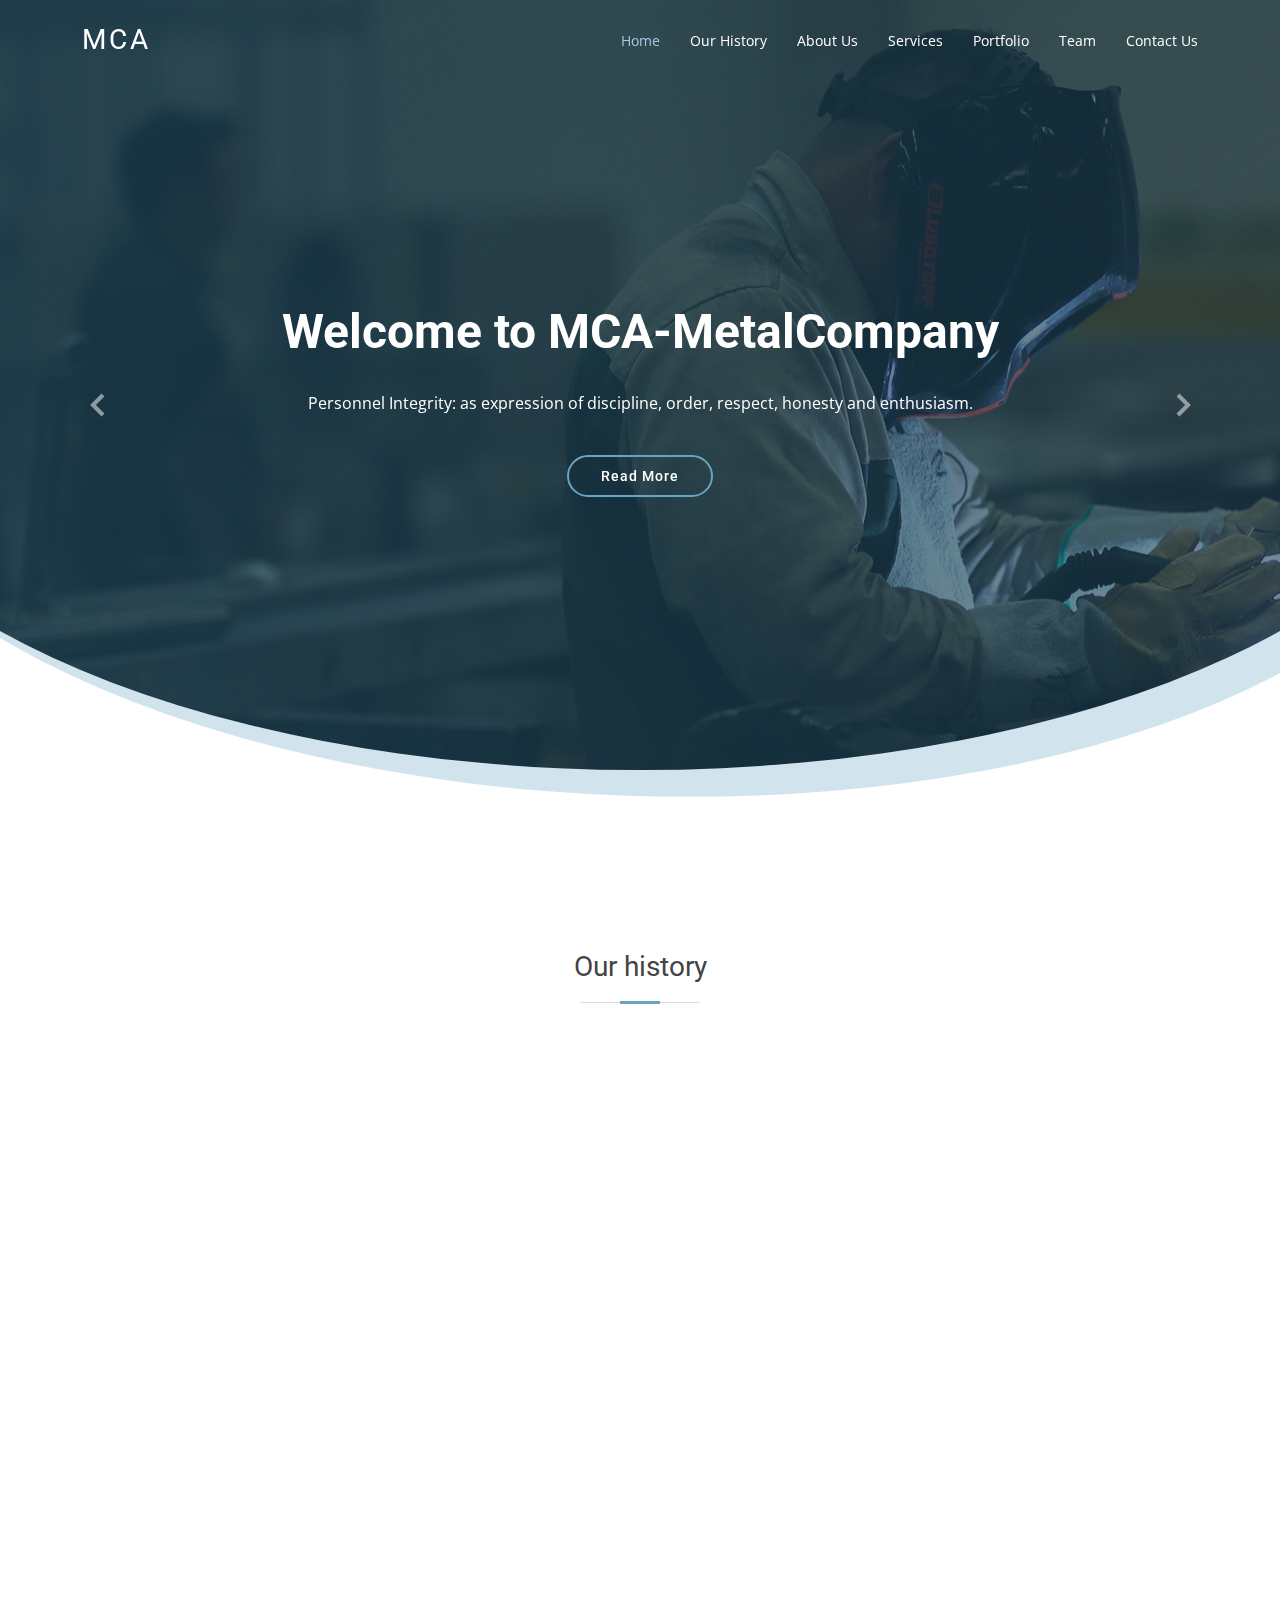
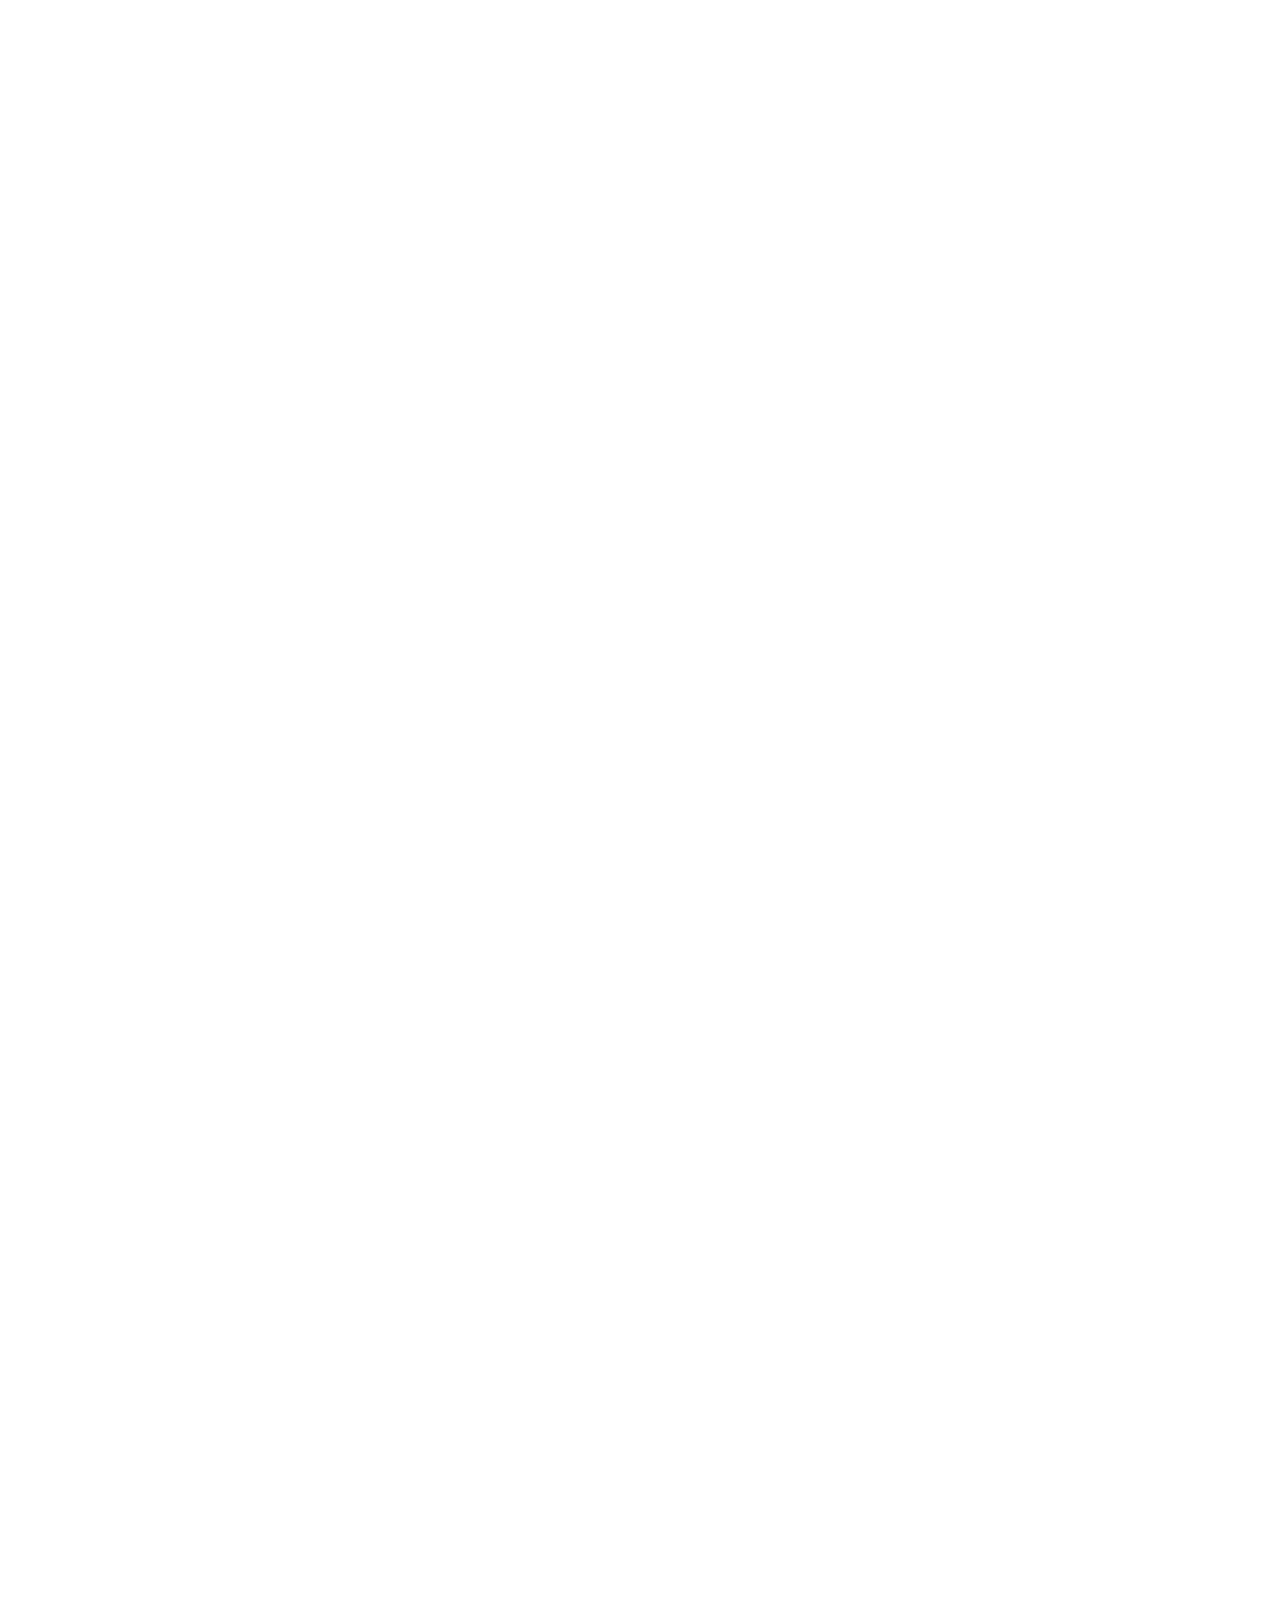
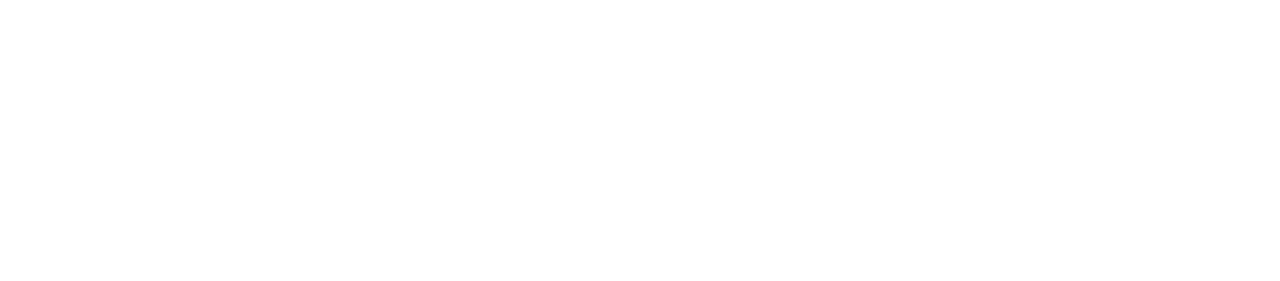
<file: index.html>
<!DOCTYPE html>
<html lang="en">

<head>
  <meta charset="utf-8">
  <meta content="width=device-width, initial-scale=1.0" name="viewport">

  <title>Home - MCA</title>
  <meta content="" name="description">
  <meta content="" name="keywords">

  <!-- Favicons -->
  <link href="assets/img/favicon.png" rel="icon">
  <link href="assets/img/apple-touch-icon.png" rel="apple-touch-icon">

  <!-- Google Fonts -->
  <link
    href="https://fonts.googleapis.com/css?family=Open+Sans:300,300i,400,400i,600,600i,700,700i|Roboto:300,300i,400,400i,500,500i,700,700i&display=swap"
    rel="stylesheet">

  <!-- Vendor CSS Files -->
  <link href="assets/vendor/animate.css/animate.min.css" rel="stylesheet">
  <link href="assets/vendor/aos/aos.css" rel="stylesheet">
  <link href="assets/vendor/bootstrap/css/bootstrap.min.css" rel="stylesheet">
  <link href="assets/vendor/bootstrap-icons/bootstrap-icons.css" rel="stylesheet">
  <link href="assets/vendor/boxicons/css/boxicons.min.css" rel="stylesheet">
  <link href="assets/vendor/glightbox/css/glightbox.min.css" rel="stylesheet">
  <link href="assets/vendor/swiper/swiper-bundle.min.css" rel="stylesheet">

  <!-- Template Main CSS File -->
  <link href="assets/css/style.css" rel="stylesheet">

  <!-- =======================================================
  * Template Name: Moderna
  * Updated: Mar 10 2023 with Bootstrap v5.2.3
  * Template URL: https://bootstrapmade.com/free-bootstrap-template-corporate-moderna/
  * Author: BootstrapMade.com
  * License: https://bootstrapmade.com/license/
  ======================================================== -->
</head>

<body>

  <!-- ======= Header ======= -->
  <header id="header" class="fixed-top d-flex align-items-center header-transparent">
    <div class="container d-flex justify-content-between align-items-center">

      <div class="logo">
        <h1 class="text-light"><a href="index.html"><span>MCA</span></a></h1>
        <!-- Uncomment below if you prefer to use an image logo -->
        <!-- <a href="index.html"><img src="assets/img/logo.png" alt="" class="img-fluid"></a>-->
      </div>
      <!-- .navbar -->
      <nav id="navbar" class="navbar">
        <ul>
          <li><a class="active " href="index.html">Home</a></li>
          <li><a href="#features">Our History</a></li>
          <li><a href="pages/about.html">About Us</a></li>
          <li><a href="pages/services.html">Services</a></li>
          <li><a href="pages/portfolio.html">Portfolio</a></li>
          <li><a href="pages/team.html">Team</a></li>
          <li><a href="pages/contact.html">Contact Us</a></li>
        </ul>
        <i class="bi bi-list mobile-nav-toggle"></i>
      </nav><!-- .navbar -->

    </div>
  </header><!-- End Header -->

  <!-- ======= Hero Section ======= -->
  <section id="hero" class="d-flex justify-cntent-center align-items-center">
    <div id="heroCarousel" class="container carousel carousel-fade" data-bs-ride="carousel" data-bs-interval="5000">

      <!-- Slide 1 -->
      <div class="carousel-item active">
        <div class="carousel-container">
          <h2 class="animate__animated animate__fadeInDown">Welcome to <span>MCA-MetalCompany</span></h2>
          <p class="animate__animated animate__fadeInUp">Personnel Integrity: as expression of discipline, order,
            respect, honesty and enthusiasm.</p>
          <a href="#features" class="btn-get-started animate__animated animate__fadeInUp">Read More</a>
        </div>
      </div>

      <!-- Slide 2 -->
      <div class="carousel-item">
        <div class="carousel-container">
          <h2 class="animate__animated animate__fadeInDown">Why Us?</h2>
          <p class="animate__animated animate__fadeInUp">Introducing MCA to the Microprecision market leads to a path of
            excellence in the field.</p>
          <a href="#whyus" class="btn-get-started animate__animated animate__fadeInUp">Read More</a>
        </div>
      </div>

      <!-- Slide 3 -->
      <div class="carousel-item">
        <div class="carousel-container">
          <h2 class="animate__animated animate__fadeInDown">Some of our services</h2>
          <p class="animate__animated animate__fadeInUp">Precision - Metal Forniture - Maintenance</p>
          <a href="services.html" class="btn-get-started animate__animated animate__fadeInUp">Read More</a>
        </div>
      </div>

      <a class="carousel-control-prev" href="#heroCarousel" role="button" data-bs-slide="prev">
        <span class="carousel-control-prev-icon bx bx-chevron-left" aria-hidden="true"></span>
      </a>

      <a class="carousel-control-next" href="#heroCarousel" role="button" data-bs-slide="next">
        <span class="carousel-control-next-icon bx bx-chevron-right" aria-hidden="true"></span>
      </a>

    </div>
  </section><!-- End Hero -->

  <main id="main">

    <!-- ======= Features Section ======= -->
    <section id="features" class="features">
      <div class="container">

        <div class="section-title">
          <h2>Our history</h2>
        </div>

        <div class="row" data-aos="fade-up">
          <div class="col-md-5">
            <img src="assets/img/features-1.jpg" class="img-fluid" alt="">
          </div>
          <div class="col-md-7 pt-4">
            <h3>( 2014-2015 )Looking for the Path</h3>
            <p class="fst-italic">
              MCA was born on December 2014 as a horse trailer manufacturing facility. Since that date, our company has
              overcome several challenges in terms of development. After a year of operations, it was decided to include
              several products in the manufacturing process, such as:
            </p>
            <ul>
              <li><i class="bi bi-check"></i> Car accessories (roof racks, baskets, bull bumpers, etc.).</li>
              <li><i class="bi bi-check"></i> Precision equipment.</li>
            </ul>
            <p>
              It was acquired to offer our customers a wide variety of options. Until now, these products have been
              manufactured at MCA with high-quality standards.
            </p>
          </div>
        </div>

        <div class="row" data-aos="fade-up">
          <div class="col-md-5 order-1 order-md-2">
            <img src="assets/img/features-2.jpg" class="img-fluid" alt="">
          </div>
          <div class="col-md-7 pt-5 order-2 order-md-1">
            <h3>( 2015-2016 )The Launch of a Star</h3>
            <p class="fst-italic">
              Introducing high-standard qualities allows MCA to start building parts for Medical Devices Industries,
              such as workstations and custom parts.
            </p>
            <p>
              Along with this outstanding achievement, the company begins with ISO Certification Process to keep
              growing.
            </p>
          </div>
        </div>

        <div class="row" data-aos="fade-up">
          <div class="col-md-5">
            <img src="assets/img/features-3.jpg" class="img-fluid" alt="">
          </div>
          <div class="col-md-7 pt-5">
            <h3>( 2016-Actual ) The publishing of a gem</h3>
            <p class="fst-italic">Introducing MCA to the Microprecision market leads to a path of excellence in the
              field. Providing low
              time response and competitive prices, MCA has become one of the best options for the industries regarding
              Metal Products.</p>
          </div>
        </div>
      </div>
    </section><!-- End Features Section -->

    <!-- ======= Why Us Section ======= -->

    <section id="whyus" class="why-us section-bg" data-aos="fade-up" date-aos-delay="200">

      <div class="section-title">
        <h2>Why Us?</h2>
      </div>
      <div class="container">

        <div class="row" data-aos="fade-up">
          <div class="col-lg-6 video-box">
            <img src="assets/img/why-us.jpg" class="img-fluid" alt="">
            <a href="https://www.youtube.com/embed/BV8zIuGCJ3w" target="_blank" class="venobox play-btn mb-4"
              data-vbtype="video" data-autoplay="true"></a>
          </div>

          <div class="col-lg-6 d-flex flex-column justify-content-center p-5">
            <div class="icon-box">
              <div class="icon"><i class="bx bx-fingerprint"></i></div>
              <h4 class="title"><a href="">Quality Policies</a></h4>
              <p class="description">We give our maximum effort to comply with the following:</p>
              <br>
              <ul>
                <li> Personnel Integrity: an expression of discipline, order, respect,
                  honesty, and enthusiasm.</li><br>
                <li> Innovation: as a daily challenge to achieve continuous improvement.</li><br>
                <li>Productivity: in our job and all the material resources.</li><br>
                <li>Awareness: to practice a free mistakes job and a steadfast commitment to
                  the company quality standards.</li>
              </ul>
            </div>
          </div>
        </div>

      </div>
    </section><!-- End Why Us Section -->
  </main><!-- End #main -->

  <!-- ======= Footer ======= -->
  <footer id="footer" data-aos="fade-up" data-aos-easing="ease-in-out" data-aos-duration="500">
    <div class="footer-top">
      <div class="container">
        <div class="row">

          <div class="col-lg-3 col-md-6 footer-links">
            <h4>Our Newsletter</h4>
            <p>If you want to receive updates about our new products, subscribe here</p>
            <a href="pages/register.html"> <button id="btnRegister" type="submit"
              class="btn btn-secondary mb-3">Confirm identity</button></a>
          </div>

          <div class="col-lg-3 col-md-6 footer-links">
            <h4>Useful Links</h4>
            <ul>
              <li><i class="bx bx-chevron-right"></i> <a href="index.html">Home</a></li>
              <li><i class="bx bx-chevron-right"></i> <a href="#features">Our History</a></li>
              <li><i class="bx bx-chevron-right"></i> <a href="pages/about.html">About us</a></li>
              <li><i class="bx bx-chevron-right"></i> <a href="#">Services</a></li>
             
            </ul>
          </div>

          <div class="col-lg-3 col-md-6 footer-contact">
            <h4>Contact Us</h4>
            <p>
              A108 Adam Street <br>
              Grecia<br>
              Costa Rica <br><br>
              <strong>Phone:</strong> +506 8993-0531<br>
              <strong>Email:</strong> info@mcametalcompany.com<br>
            </p>

          </div>

          <div class="col-lg-3 col-md-6 footer-info">
            <h3>About this page</h3>
            <p>On this page, you will find information about the MCA company, its services, and the characteristics of
              why it is the best.</p>
            <div class="social-links mt-3">
              <a href="#" class="twitter"><i class="bx bxl-twitter"></i></a>
              <a href="#" class="facebook"><i class="bx bxl-facebook"></i></a>
              <a href="#" class="instagram"><i class="bx bxl-instagram"></i></a>
              <a href="#" class="linkedin"><i class="bx bxl-linkedin"></i></a>
            </div>
          </div>

        </div>
      </div>
    </div>

    <div class="container">
      <div class="copyright">
        &copy; Copyright <strong><span>Support Center</span></strong>. All Rights Reserved
      </div>
      <div class="credits">
        <!-- All the links in the footer should remain intact. -->
        <!-- You can delete the links only if you purchased the pro version. -->
        <!-- Licensing information: https://bootstrapmade.com/license/ -->
        <!-- Purchase the pro version with working PHP/AJAX contact form: https://bootstrapmade.com/free-bootstrap-template-corporate-moderna/ -->
        Designed by <a href="https://bootstrapmade.com/">Joselito Carranza</a>
      </div>
    </div>
  </footer><!-- End Footer -->

  <a href="#" class="back-to-top d-flex align-items-center justify-content-center"><i
      class="bi bi-arrow-up-short"></i></a>

  <!-- Vendor JS Files -->
  <script src="assets/vendor/purecounter/purecounter_vanilla.js"></script>
  <script src="assets/vendor/aos/aos.js"></script>
  <script src="assets/vendor/bootstrap/js/bootstrap.bundle.min.js"></script>
  <script src="assets/vendor/glightbox/js/glightbox.min.js"></script>
  <script src="assets/vendor/isotope-layout/isotope.pkgd.min.js"></script>
  <script src="assets/vendor/swiper/swiper-bundle.min.js"></script>
  <script src="assets/vendor/waypoints/noframework.waypoints.js"></script>
  <script src="assets/vendor/php-email-form/validate.js"></script>

  <!-- Template Main JS File -->
  <script src="assets/js/main.js"></script>

</body>

</html>
</file>
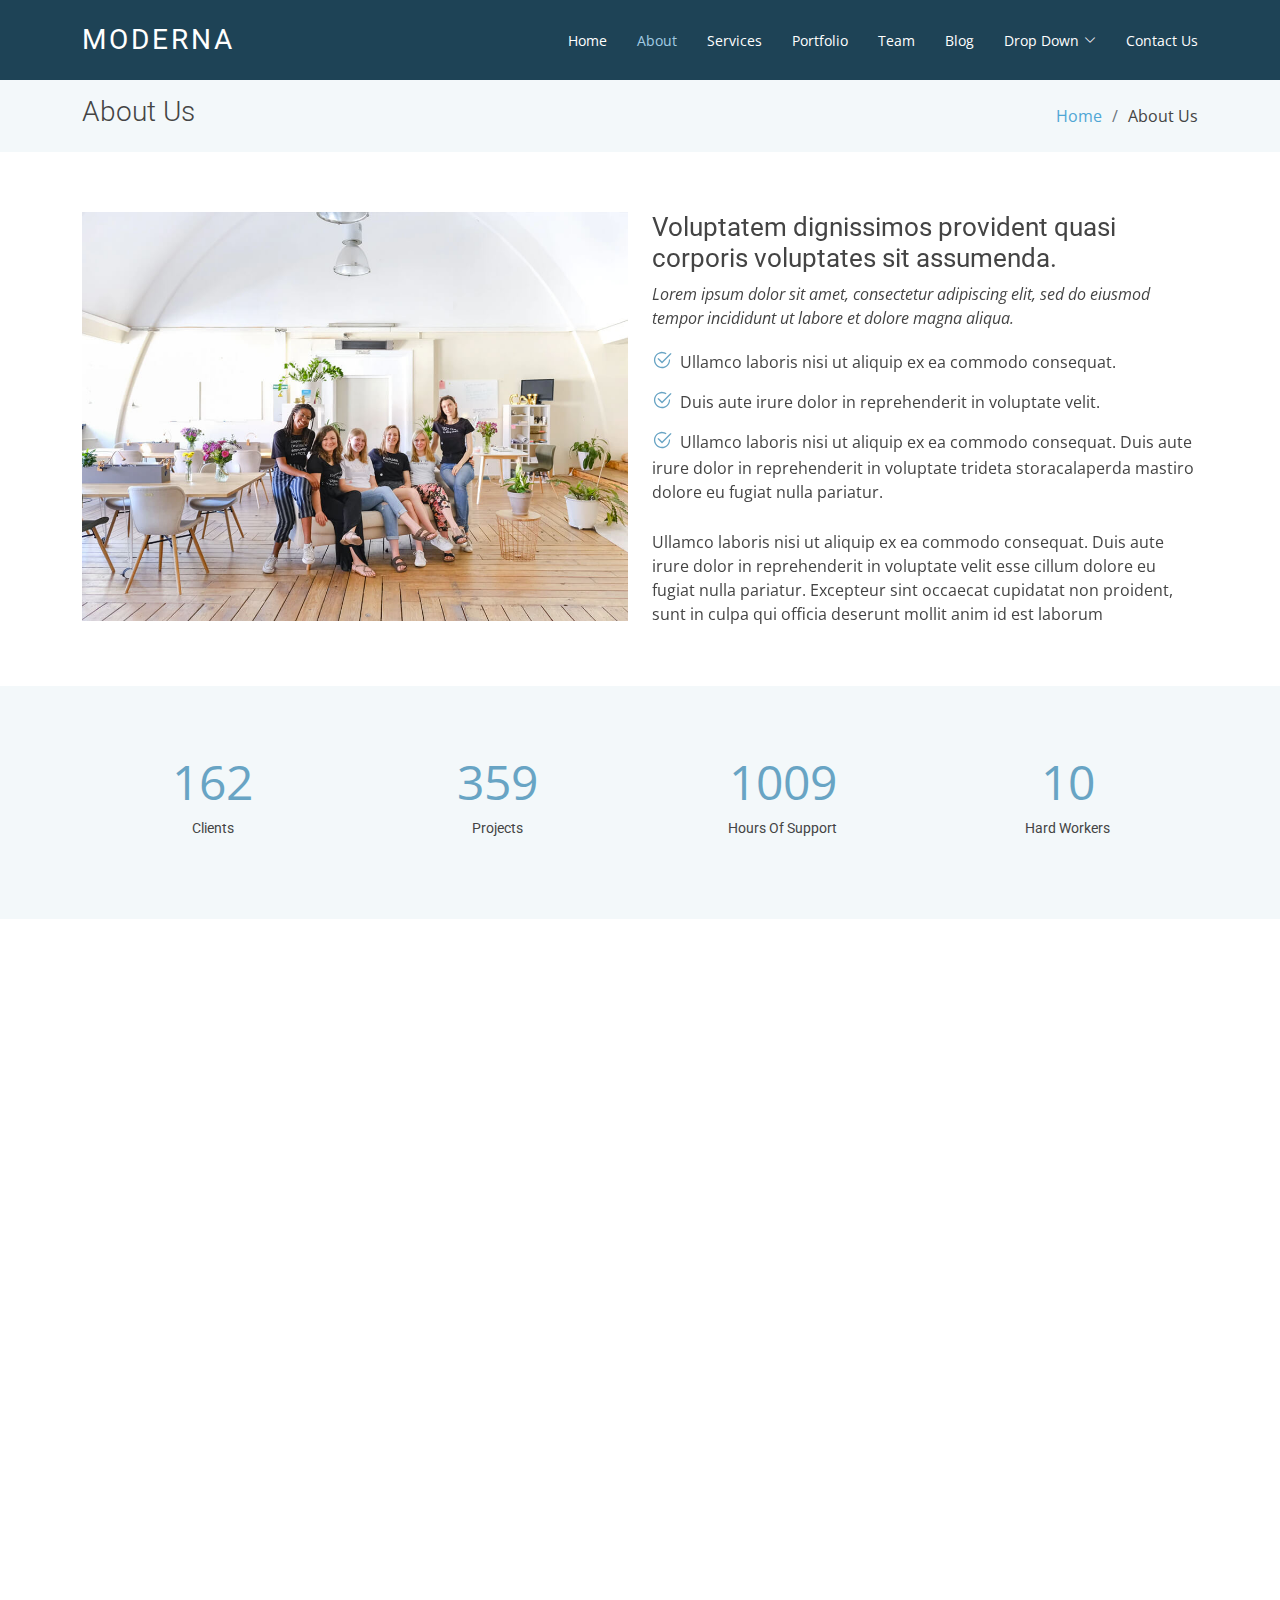
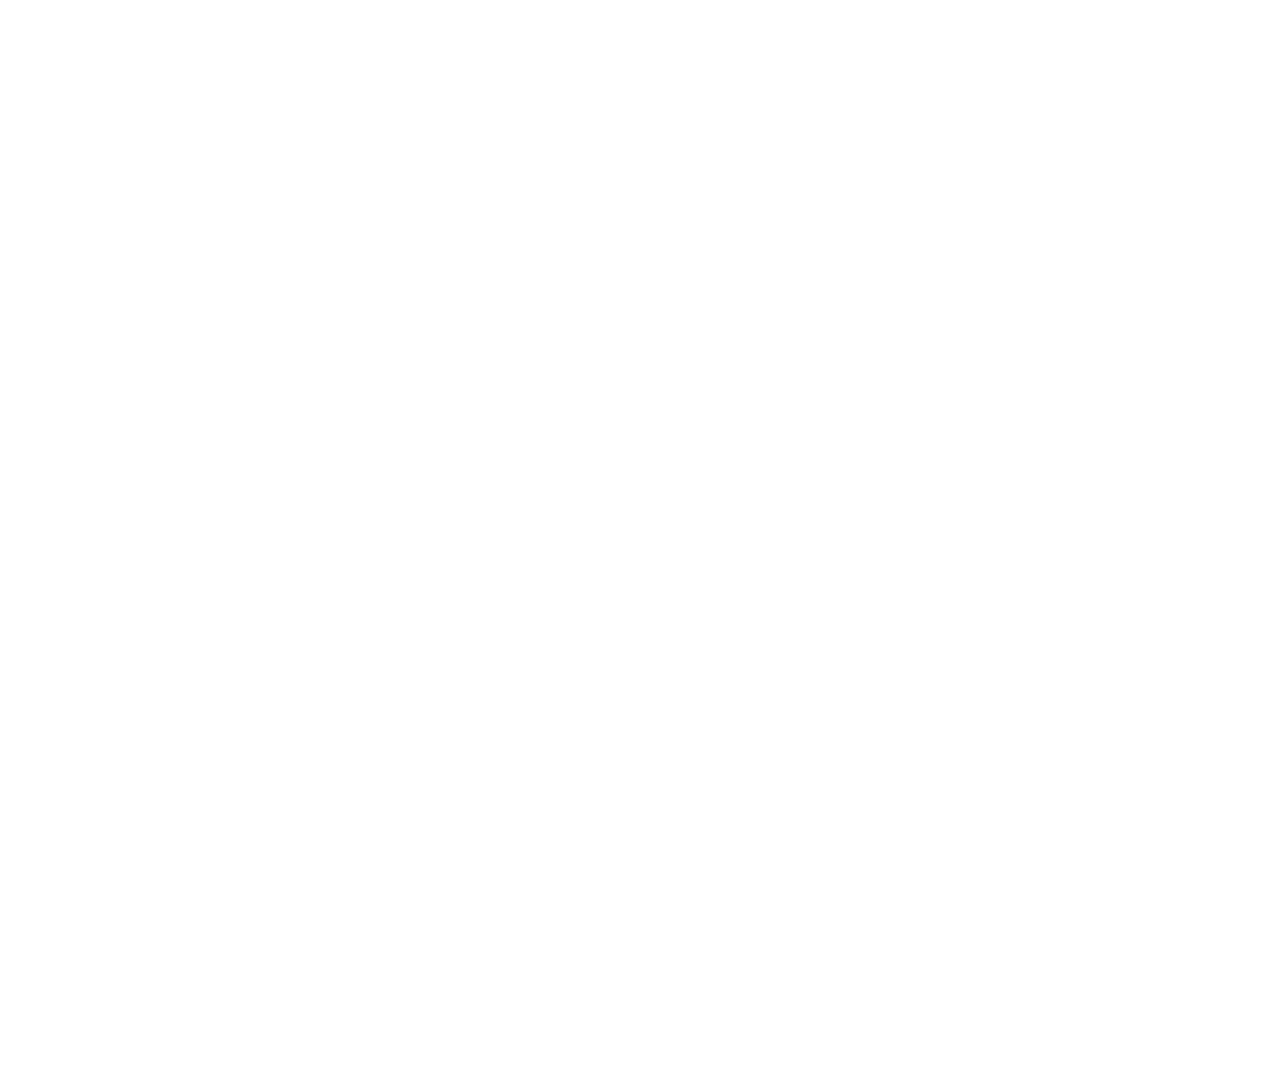
<file: about.html>
<!DOCTYPE html>
<html lang="en">

<head>
  <meta charset="utf-8">
  <meta content="width=device-width, initial-scale=1.0" name="viewport">

  <title>About - Moderna Bootstrap Template</title>
  <meta content="" name="description">
  <meta content="" name="keywords">

  <!-- Favicons -->
  <link href="assets/img/favicon.png" rel="icon">
  <link href="assets/img/apple-touch-icon.png" rel="apple-touch-icon">

  <!-- Google Fonts -->
  <link href="https://fonts.googleapis.com/css?family=Open+Sans:300,300i,400,400i,600,600i,700,700i|Roboto:300,300i,400,400i,500,500i,700,700i&display=swap" rel="stylesheet">

  <!-- Vendor CSS Files -->
  <link href="assets/vendor/animate.css/animate.min.css" rel="stylesheet">
  <link href="assets/vendor/aos/aos.css" rel="stylesheet">
  <link href="assets/vendor/bootstrap/css/bootstrap.min.css" rel="stylesheet">
  <link href="assets/vendor/bootstrap-icons/bootstrap-icons.css" rel="stylesheet">
  <link href="assets/vendor/boxicons/css/boxicons.min.css" rel="stylesheet">
  <link href="assets/vendor/glightbox/css/glightbox.min.css" rel="stylesheet">
  <link href="assets/vendor/swiper/swiper-bundle.min.css" rel="stylesheet">

  <!-- Template Main CSS File -->
  <link href="assets/css/style.css" rel="stylesheet">

  <!-- =======================================================
  * Template Name: Moderna
  * Updated: Mar 10 2023 with Bootstrap v5.2.3
  * Template URL: https://bootstrapmade.com/free-bootstrap-template-corporate-moderna/
  * Author: BootstrapMade.com
  * License: https://bootstrapmade.com/license/
  ======================================================== -->
</head>

<body>

  <!-- ======= Header ======= -->
  <header id="header" class="fixed-top d-flex align-items-center ">
    <div class="container d-flex justify-content-between align-items-center">

      <div class="logo">
        <h1 class="text-light"><a href="index.html"><span>Moderna</span></a></h1>
        <!-- Uncomment below if you prefer to use an image logo -->
        <!-- <a href="index.html"><img src="assets/img/logo.png" alt="" class="img-fluid"></a>-->
      </div>

      <nav id="navbar" class="navbar">
        <ul>
          <li><a class="" href="index.html">Home</a></li>
          <li><a class="active" href="about.html">About</a></li>
          <li><a href="services.html">Services</a></li>
          <li><a href="portfolio.html">Portfolio</a></li>
          <li><a href="team.html">Team</a></li>
          <li><a href="blog.html">Blog</a></li>
          <li class="dropdown"><a href="#"><span>Drop Down</span> <i class="bi bi-chevron-down"></i></a>
            <ul>
              <li><a href="#">Drop Down 1</a></li>
              <li class="dropdown"><a href="#"><span>Deep Drop Down</span> <i class="bi bi-chevron-right"></i></a>
                <ul>
                  <li><a href="#">Deep Drop Down 1</a></li>
                  <li><a href="#">Deep Drop Down 2</a></li>
                  <li><a href="#">Deep Drop Down 3</a></li>
                  <li><a href="#">Deep Drop Down 4</a></li>
                  <li><a href="#">Deep Drop Down 5</a></li>
                </ul>
              </li>
              <li><a href="#">Drop Down 2</a></li>
              <li><a href="#">Drop Down 3</a></li>
              <li><a href="#">Drop Down 4</a></li>
            </ul>
          </li>
          <li><a href="contact.html">Contact Us</a></li>
        </ul>
        <i class="bi bi-list mobile-nav-toggle"></i>
      </nav><!-- .navbar -->

    </div>
  </header><!-- End Header -->

  <main id="main">

    <!-- ======= About Us Section ======= -->
    <section class="breadcrumbs">
      <div class="container">

        <div class="d-flex justify-content-between align-items-center">
          <h2>About Us</h2>
          <ol>
            <li><a href="index.html">Home</a></li>
            <li>About Us</li>
          </ol>
        </div>

      </div>
    </section><!-- End About Us Section -->

    <!-- ======= About Section ======= -->
    <section class="about" data-aos="fade-up">
      <div class="container">

        <div class="row">
          <div class="col-lg-6">
            <img src="assets/img/about.jpg" class="img-fluid" alt="">
          </div>
          <div class="col-lg-6 pt-4 pt-lg-0">
            <h3>Voluptatem dignissimos provident quasi corporis voluptates sit assumenda.</h3>
            <p class="fst-italic">
              Lorem ipsum dolor sit amet, consectetur adipiscing elit, sed do eiusmod tempor incididunt ut labore et dolore
              magna aliqua.
            </p>
            <ul>
              <li><i class="bi bi-check2-circle"></i> Ullamco laboris nisi ut aliquip ex ea commodo consequat.</li>
              <li><i class="bi bi-check2-circle"></i> Duis aute irure dolor in reprehenderit in voluptate velit.</li>
              <li><i class="bi bi-check2-circle"></i> Ullamco laboris nisi ut aliquip ex ea commodo consequat. Duis aute irure dolor in reprehenderit in voluptate trideta storacalaperda mastiro dolore eu fugiat nulla pariatur.</li>
            </ul>
            <p>
              Ullamco laboris nisi ut aliquip ex ea commodo consequat. Duis aute irure dolor in reprehenderit in voluptate
              velit esse cillum dolore eu fugiat nulla pariatur. Excepteur sint occaecat cupidatat non proident, sunt in
              culpa qui officia deserunt mollit anim id est laborum
            </p>
          </div>
        </div>

      </div>
    </section><!-- End About Section -->

    <!-- ======= Facts Section ======= -->
    <section class="facts section-bg" data-aos="fade-up">
      <div class="container">

        <div class="row counters">

          <div class="col-lg-3 col-6 text-center">
            <span data-purecounter-start="0" data-purecounter-end="232" data-purecounter-duration="1" class="purecounter"></span>
            <p>Clients</p>
          </div>

          <div class="col-lg-3 col-6 text-center">
            <span data-purecounter-start="0" data-purecounter-end="521" data-purecounter-duration="1" class="purecounter"></span>
            <p>Projects</p>
          </div>

          <div class="col-lg-3 col-6 text-center">
            <span data-purecounter-start="0" data-purecounter-end="1463" data-purecounter-duration="1" class="purecounter"></span>
            <p>Hours Of Support</p>
          </div>

          <div class="col-lg-3 col-6 text-center">
            <span data-purecounter-start="0" data-purecounter-end="15" data-purecounter-duration="1" class="purecounter"></span>
            <p>Hard Workers</p>
          </div>

        </div>

      </div>
    </section><!-- End Facts Section -->

    <!-- ======= Our Skills Section ======= -->
    <section class="skills" data-aos="fade-up">
      <div class="container">

        <div class="section-title">
          <h2>Our Skills</h2>
          <p>Magnam dolores commodi suscipit. Necessitatibus eius consequatur ex aliquid fuga eum quidem. Sit sint consectetur velit. Quisquam quos quisquam cupiditate. Et nemo qui impedit suscipit alias ea. Quia fugiat sit in iste officiis commodi quidem hic quas.</p>
        </div>

        <div class="skills-content">

          <div class="progress">
            <div class="progress-bar bg-success" role="progressbar" aria-valuenow="100" aria-valuemin="0" aria-valuemax="100">
              <span class="skill">HTML <i class="val">100%</i></span>
            </div>
          </div>

          <div class="progress">
            <div class="progress-bar bg-info" role="progressbar" aria-valuenow="90" aria-valuemin="0" aria-valuemax="100">
              <span class="skill">CSS <i class="val">90%</i></span>
            </div>
          </div>

          <div class="progress">
            <div class="progress-bar bg-warning" role="progressbar" aria-valuenow="75" aria-valuemin="0" aria-valuemax="100">
              <span class="skill">JavaScript <i class="val">75%</i></span>
            </div>
          </div>

          <div class="progress">
            <div class="progress-bar bg-danger" role="progressbar" aria-valuenow="55" aria-valuemin="0" aria-valuemax="100">
              <span class="skill">Photoshop <i class="val">55%</i></span>
            </div>
          </div>

        </div>

      </div>
    </section><!-- End Our Skills Section -->

    <!-- ======= Tetstimonials Section ======= -->
    <section class="testimonials" data-aos="fade-up">
      <div class="container">

        <div class="section-title">
          <h2>Tetstimonials</h2>
          <p>Magnam dolores commodi suscipit. Necessitatibus eius consequatur ex aliquid fuga eum quidem. Sit sint consectetur velit. Quisquam quos quisquam cupiditate. Et nemo qui impedit suscipit alias ea. Quia fugiat sit in iste officiis commodi quidem hic quas.</p>
        </div>

        <div class="testimonials-carousel swiper">
          <div class="swiper-wrapper">
            <div class="testimonial-item swiper-slide">
              <img src="assets/img/testimonials/testimonials-1.jpg" class="testimonial-img" alt="">
              <h3>Saul Goodman</h3>
              <h4>Ceo &amp; Founder</h4>
              <p>
                <i class="bx bxs-quote-alt-left quote-icon-left"></i>
                Proin iaculis purus consequat sem cure digni ssim donec porttitora entum suscipit rhoncus. Accusantium quam, ultricies eget id, aliquam eget nibh et. Maecen aliquam, risus at semper.
                <i class="bx bxs-quote-alt-right quote-icon-right"></i>
              </p>
            </div>

            <div class="testimonial-item swiper-slide">
              <img src="assets/img/testimonials/testimonials-2.jpg" class="testimonial-img" alt="">
              <h3>Sara Wilsson</h3>
              <h4>Designer</h4>
              <p>
                <i class="bx bxs-quote-alt-left quote-icon-left"></i>
                Export tempor illum tamen malis malis eram quae irure esse labore quem cillum quid cillum eram malis quorum velit fore eram velit sunt aliqua noster fugiat irure amet legam anim culpa.
                <i class="bx bxs-quote-alt-right quote-icon-right"></i>
              </p>
            </div>

            <div class="testimonial-item swiper-slide">
              <img src="assets/img/testimonials/testimonials-3.jpg" class="testimonial-img" alt="">
              <h3>Jena Karlis</h3>
              <h4>Store Owner</h4>
              <p>
                <i class="bx bxs-quote-alt-left quote-icon-left"></i>
                Enim nisi quem export duis labore cillum quae magna enim sint quorum nulla quem veniam duis minim tempor labore quem eram duis noster aute amet eram fore quis sint minim.
                <i class="bx bxs-quote-alt-right quote-icon-right"></i>
              </p>
            </div>

            <div class="testimonial-item swiper-slide">
              <img src="assets/img/testimonials/testimonials-4.jpg" class="testimonial-img" alt="">
              <h3>Matt Brandon</h3>
              <h4>Freelancer</h4>
              <p>
                <i class="bx bxs-quote-alt-left quote-icon-left"></i>
                Fugiat enim eram quae cillum dolore dolor amet nulla culpa multos export minim fugiat minim velit minim dolor enim duis veniam ipsum anim magna sunt elit fore quem dolore labore illum veniam.
                <i class="bx bxs-quote-alt-right quote-icon-right"></i>
              </p>
            </div>

            <div class="testimonial-item swiper-slide">
              <img src="assets/img/testimonials/testimonials-5.jpg" class="testimonial-img" alt="">
              <h3>John Larson</h3>
              <h4>Entrepreneur</h4>
              <p>
                <i class="bx bxs-quote-alt-left quote-icon-left"></i>
                Quis quorum aliqua sint quem legam fore sunt eram irure aliqua veniam tempor noster veniam enim culpa labore duis sunt culpa nulla illum cillum fugiat legam esse veniam culpa fore nisi cillum quid.
                <i class="bx bxs-quote-alt-right quote-icon-right"></i>
              </p>
            </div>
          </div>
          <div class="swiper-pagination"></div>
        </div>

      </div>
    </section><!-- End Ttstimonials Section -->

  </main><!-- End #main -->

  <!-- ======= Footer ======= -->
  <footer id="footer" data-aos="fade-up" data-aos-easing="ease-in-out" data-aos-duration="500">

    <div class="footer-newsletter">
      <div class="container">
        <div class="row">
          <div class="col-lg-6">
            <h4>Our Newsletter</h4>
            <p>Tamen quem nulla quae legam multos aute sint culpa legam noster magna</p>
          </div>
          <div class="col-lg-6">
            <form action="" method="post">
              <input type="email" name="email"><input type="submit" value="Subscribe">
            </form>
          </div>
        </div>
      </div>
    </div>

    <div class="footer-top">
      <div class="container">
        <div class="row">

          <div class="col-lg-3 col-md-6 footer-links">
            <h4>Useful Links</h4>
            <ul>
              <li><i class="bx bx-chevron-right"></i> <a href="#">Home</a></li>
              <li><i class="bx bx-chevron-right"></i> <a href="#">About us</a></li>
              <li><i class="bx bx-chevron-right"></i> <a href="#">Services</a></li>
              <li><i class="bx bx-chevron-right"></i> <a href="#">Terms of service</a></li>
              <li><i class="bx bx-chevron-right"></i> <a href="#">Privacy policy</a></li>
            </ul>
          </div>

          <div class="col-lg-3 col-md-6 footer-links">
            <h4>Our Services</h4>
            <ul>
              <li><i class="bx bx-chevron-right"></i> <a href="#">Web Design</a></li>
              <li><i class="bx bx-chevron-right"></i> <a href="#">Web Development</a></li>
              <li><i class="bx bx-chevron-right"></i> <a href="#">Product Management</a></li>
              <li><i class="bx bx-chevron-right"></i> <a href="#">Marketing</a></li>
              <li><i class="bx bx-chevron-right"></i> <a href="#">Graphic Design</a></li>
            </ul>
          </div>

          <div class="col-lg-3 col-md-6 footer-contact">
            <h4>Contact Us</h4>
            <p>
              A108 Adam Street <br>
              New York, NY 535022<br>
              United States <br><br>
              <strong>Phone:</strong> +1 5589 55488 55<br>
              <strong>Email:</strong> info@example.com<br>
            </p>

          </div>

          <div class="col-lg-3 col-md-6 footer-info">
            <h3>About Moderna</h3>
            <p>Cras fermentum odio eu feugiat lide par naso tierra. Justo eget nada terra videa magna derita valies darta donna mare fermentum iaculis eu non diam phasellus.</p>
            <div class="social-links mt-3">
              <a href="#" class="twitter"><i class="bx bxl-twitter"></i></a>
              <a href="#" class="facebook"><i class="bx bxl-facebook"></i></a>
              <a href="#" class="instagram"><i class="bx bxl-instagram"></i></a>
              <a href="#" class="linkedin"><i class="bx bxl-linkedin"></i></a>
            </div>
          </div>

        </div>
      </div>
    </div>

    <div class="container">
      <div class="copyright">
        &copy; Copyright <strong><span>Moderna</span></strong>. All Rights Reserved
      </div>
      <div class="credits">
        <!-- All the links in the footer should remain intact. -->
        <!-- You can delete the links only if you purchased the pro version. -->
        <!-- Licensing information: https://bootstrapmade.com/license/ -->
        <!-- Purchase the pro version with working PHP/AJAX contact form: https://bootstrapmade.com/free-bootstrap-template-corporate-moderna/ -->
        Designed by <a href="https://bootstrapmade.com/">BootstrapMade</a>
      </div>
    </div>
  </footer><!-- End Footer -->

  <a href="#" class="back-to-top d-flex align-items-center justify-content-center"><i class="bi bi-arrow-up-short"></i></a>

  <!-- Vendor JS Files -->
  <script src="assets/vendor/purecounter/purecounter_vanilla.js"></script>
  <script src="assets/vendor/aos/aos.js"></script>
  <script src="assets/vendor/bootstrap/js/bootstrap.bundle.min.js"></script>
  <script src="assets/vendor/glightbox/js/glightbox.min.js"></script>
  <script src="assets/vendor/isotope-layout/isotope.pkgd.min.js"></script>
  <script src="assets/vendor/swiper/swiper-bundle.min.js"></script>
  <script src="assets/vendor/waypoints/noframework.waypoints.js"></script>
  <script src="assets/vendor/php-email-form/validate.js"></script>

  <!-- Template Main JS File -->
  <script src="assets/js/main.js"></script>

</body>

</html>
</file>
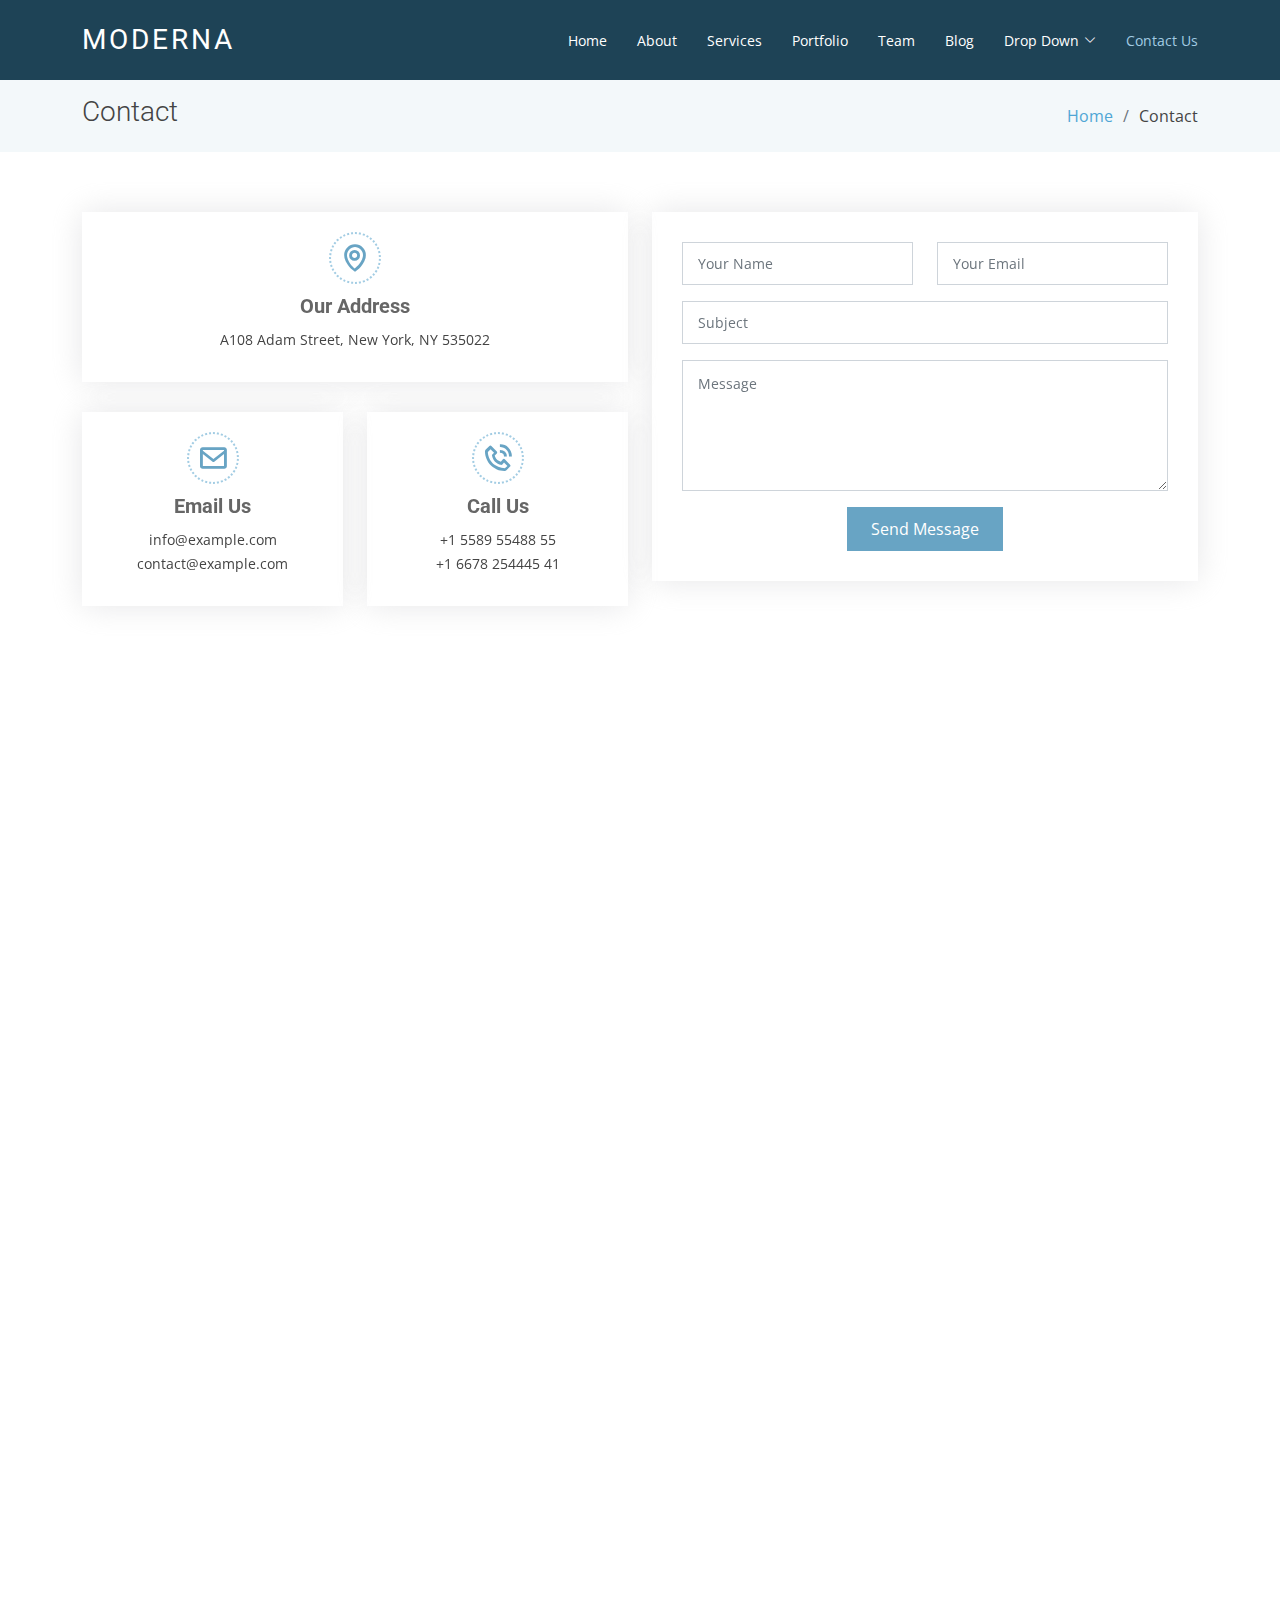
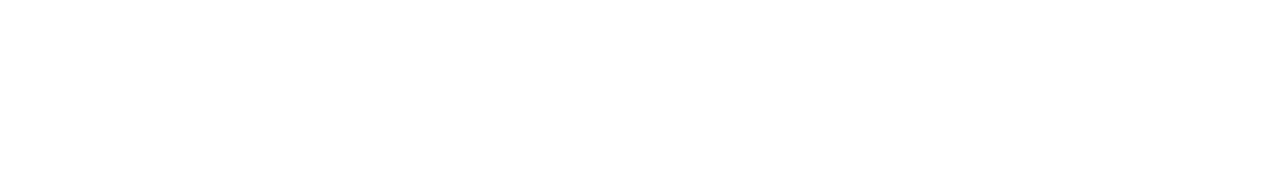
<file: contact.html>
<!DOCTYPE html>
<html lang="en">

<head>
  <meta charset="utf-8">
  <meta content="width=device-width, initial-scale=1.0" name="viewport">

  <title>Contact - Moderna Bootstrap Template</title>
  <meta content="" name="description">
  <meta content="" name="keywords">

  <!-- Favicons -->
  <link href="assets/img/favicon.png" rel="icon">
  <link href="assets/img/apple-touch-icon.png" rel="apple-touch-icon">

  <!-- Google Fonts -->
  <link href="https://fonts.googleapis.com/css?family=Open+Sans:300,300i,400,400i,600,600i,700,700i|Roboto:300,300i,400,400i,500,500i,700,700i&display=swap" rel="stylesheet">

  <!-- Vendor CSS Files -->
  <link href="assets/vendor/animate.css/animate.min.css" rel="stylesheet">
  <link href="assets/vendor/aos/aos.css" rel="stylesheet">
  <link href="assets/vendor/bootstrap/css/bootstrap.min.css" rel="stylesheet">
  <link href="assets/vendor/bootstrap-icons/bootstrap-icons.css" rel="stylesheet">
  <link href="assets/vendor/boxicons/css/boxicons.min.css" rel="stylesheet">
  <link href="assets/vendor/glightbox/css/glightbox.min.css" rel="stylesheet">
  <link href="assets/vendor/swiper/swiper-bundle.min.css" rel="stylesheet">

  <!-- Template Main CSS File -->
  <link href="assets/css/style.css" rel="stylesheet">

  <!-- =======================================================
  * Template Name: Moderna
  * Updated: Mar 10 2023 with Bootstrap v5.2.3
  * Template URL: https://bootstrapmade.com/free-bootstrap-template-corporate-moderna/
  * Author: BootstrapMade.com
  * License: https://bootstrapmade.com/license/
  ======================================================== -->
</head>

<body>

  <!-- ======= Header ======= -->
  <header id="header" class="fixed-top d-flex align-items-center ">
    <div class="container d-flex justify-content-between align-items-center">

      <div class="logo">
        <h1 class="text-light"><a href="index.html"><span>Moderna</span></a></h1>
        <!-- Uncomment below if you prefer to use an image logo -->
        <!-- <a href="index.html"><img src="assets/img/logo.png" alt="" class="img-fluid"></a>-->
      </div>

      <nav id="navbar" class="navbar">
        <ul>
          <li><a class="" href="index.html">Home</a></li>
          <li><a href="about.html">About</a></li>
          <li><a href="services.html">Services</a></li>
          <li><a href="portfolio.html">Portfolio</a></li>
          <li><a href="team.html">Team</a></li>
          <li><a href="blog.html">Blog</a></li>
          <li class="dropdown"><a href="#"><span>Drop Down</span> <i class="bi bi-chevron-down"></i></a>
            <ul>
              <li><a href="#">Drop Down 1</a></li>
              <li class="dropdown"><a href="#"><span>Deep Drop Down</span> <i class="bi bi-chevron-right"></i></a>
                <ul>
                  <li><a href="#">Deep Drop Down 1</a></li>
                  <li><a href="#">Deep Drop Down 2</a></li>
                  <li><a href="#">Deep Drop Down 3</a></li>
                  <li><a href="#">Deep Drop Down 4</a></li>
                  <li><a href="#">Deep Drop Down 5</a></li>
                </ul>
              </li>
              <li><a href="#">Drop Down 2</a></li>
              <li><a href="#">Drop Down 3</a></li>
              <li><a href="#">Drop Down 4</a></li>
            </ul>
          </li>
          <li><a class="active" href="contact.html">Contact Us</a></li>
        </ul>
        <i class="bi bi-list mobile-nav-toggle"></i>
      </nav><!-- .navbar -->

    </div>
  </header><!-- End Header -->

  <main id="main">

    <!-- ======= Contact Section ======= -->
    <section class="breadcrumbs">
      <div class="container">

        <div class="d-flex justify-content-between align-items-center">
          <h2>Contact</h2>
          <ol>
            <li><a href="index.html">Home</a></li>
            <li>Contact</li>
          </ol>
        </div>

      </div>
    </section><!-- End Contact Section -->

    <!-- ======= Contact Section ======= -->
    <section class="contact" data-aos="fade-up" data-aos-easing="ease-in-out" data-aos-duration="500">
      <div class="container">

        <div class="row">

          <div class="col-lg-6">

            <div class="row">
              <div class="col-md-12">
                <div class="info-box">
                  <i class="bx bx-map"></i>
                  <h3>Our Address</h3>
                  <p>A108 Adam Street, New York, NY 535022</p>
                </div>
              </div>
              <div class="col-md-6">
                <div class="info-box">
                  <i class="bx bx-envelope"></i>
                  <h3>Email Us</h3>
                  <p>info@example.com<br>contact@example.com</p>
                </div>
              </div>
              <div class="col-md-6">
                <div class="info-box">
                  <i class="bx bx-phone-call"></i>
                  <h3>Call Us</h3>
                  <p>+1 5589 55488 55<br>+1 6678 254445 41</p>
                </div>
              </div>
            </div>

          </div>

          <div class="col-lg-6">
            <form action="forms/contact.php" method="post" role="form" class="php-email-form">
              <div class="row">
                <div class="col-md-6 form-group">
                  <input type="text" name="name" class="form-control" id="name" placeholder="Your Name" required>
                </div>
                <div class="col-md-6 form-group mt-3 mt-md-0">
                  <input type="email" class="form-control" name="email" id="email" placeholder="Your Email" required>
                </div>
              </div>
              <div class="form-group mt-3">
                <input type="text" class="form-control" name="subject" id="subject" placeholder="Subject" required>
              </div>
              <div class="form-group mt-3">
                <textarea class="form-control" name="message" rows="5" placeholder="Message" required></textarea>
              </div>
              <div class="my-3">
                <div class="loading">Loading</div>
                <div class="error-message"></div>
                <div class="sent-message">Your message has been sent. Thank you!</div>
              </div>
              <div class="text-center"><button type="submit">Send Message</button></div>
            </form>
          </div>

        </div>

      </div>
    </section><!-- End Contact Section -->

    <!-- ======= Map Section ======= -->
    <section class="map mt-2">
      <div class="container-fluid p-0">
        <iframe src="https://www.google.com/maps/embed?pb=!1m18!1m12!1m3!1d3024.2219901290355!2d-74.00369368400567!3d40.71312937933185!2m3!1f0!2f0!3f0!3m2!1i1024!2i768!4f13.1!3m3!1m2!1s0x89c25a23e28c1191%3A0x49f75d3281df052a!2s150%20Park%20Row%2C%20New%20York%2C%20NY%2010007%2C%20USA!5e0!3m2!1sen!2sbg!4v1579767901424!5m2!1sen!2sbg" frameborder="0" style="border:0;" allowfullscreen=""></iframe>
      </div>
    </section><!-- End Map Section -->

  </main><!-- End #main -->

  <!-- ======= Footer ======= -->
  <footer id="footer" data-aos="fade-up" data-aos-easing="ease-in-out" data-aos-duration="500">

    <div class="footer-newsletter">
      <div class="container">
        <div class="row">
          <div class="col-lg-6">
            <h4>Our Newsletter</h4>
            <p>Tamen quem nulla quae legam multos aute sint culpa legam noster magna</p>
          </div>
          <div class="col-lg-6">
            <form action="" method="post">
              <input type="email" name="email"><input type="submit" value="Subscribe">
            </form>
          </div>
        </div>
      </div>
    </div>

    <div class="footer-top">
      <div class="container">
        <div class="row">

          <div class="col-lg-3 col-md-6 footer-links">
            <h4>Useful Links</h4>
            <ul>
              <li><i class="bx bx-chevron-right"></i> <a href="#">Home</a></li>
              <li><i class="bx bx-chevron-right"></i> <a href="#">About us</a></li>
              <li><i class="bx bx-chevron-right"></i> <a href="#">Services</a></li>
              <li><i class="bx bx-chevron-right"></i> <a href="#">Terms of service</a></li>
              <li><i class="bx bx-chevron-right"></i> <a href="#">Privacy policy</a></li>
            </ul>
          </div>

          <div class="col-lg-3 col-md-6 footer-links">
            <h4>Our Services</h4>
            <ul>
              <li><i class="bx bx-chevron-right"></i> <a href="#">Web Design</a></li>
              <li><i class="bx bx-chevron-right"></i> <a href="#">Web Development</a></li>
              <li><i class="bx bx-chevron-right"></i> <a href="#">Product Management</a></li>
              <li><i class="bx bx-chevron-right"></i> <a href="#">Marketing</a></li>
              <li><i class="bx bx-chevron-right"></i> <a href="#">Graphic Design</a></li>
            </ul>
          </div>

          <div class="col-lg-3 col-md-6 footer-contact">
            <h4>Contact Us</h4>
            <p>
              A108 Adam Street <br>
              New York, NY 535022<br>
              United States <br><br>
              <strong>Phone:</strong> +1 5589 55488 55<br>
              <strong>Email:</strong> info@example.com<br>
            </p>

          </div>

          <div class="col-lg-3 col-md-6 footer-info">
            <h3>About Moderna</h3>
            <p>Cras fermentum odio eu feugiat lide par naso tierra. Justo eget nada terra videa magna derita valies darta donna mare fermentum iaculis eu non diam phasellus.</p>
            <div class="social-links mt-3">
              <a href="#" class="twitter"><i class="bx bxl-twitter"></i></a>
              <a href="#" class="facebook"><i class="bx bxl-facebook"></i></a>
              <a href="#" class="instagram"><i class="bx bxl-instagram"></i></a>
              <a href="#" class="linkedin"><i class="bx bxl-linkedin"></i></a>
            </div>
          </div>

        </div>
      </div>
    </div>

    <div class="container">
      <div class="copyright">
        &copy; Copyright <strong><span>Moderna</span></strong>. All Rights Reserved
      </div>
      <div class="credits">
        <!-- All the links in the footer should remain intact. -->
        <!-- You can delete the links only if you purchased the pro version. -->
        <!-- Licensing information: https://bootstrapmade.com/license/ -->
        <!-- Purchase the pro version with working PHP/AJAX contact form: https://bootstrapmade.com/free-bootstrap-template-corporate-moderna/ -->
        Designed by <a href="https://bootstrapmade.com/">BootstrapMade</a>
      </div>
    </div>
  </footer><!-- End Footer -->

  <a href="#" class="back-to-top d-flex align-items-center justify-content-center"><i class="bi bi-arrow-up-short"></i></a>

  <!-- Vendor JS Files -->
  <script src="assets/vendor/purecounter/purecounter_vanilla.js"></script>
  <script src="assets/vendor/aos/aos.js"></script>
  <script src="assets/vendor/bootstrap/js/bootstrap.bundle.min.js"></script>
  <script src="assets/vendor/glightbox/js/glightbox.min.js"></script>
  <script src="assets/vendor/isotope-layout/isotope.pkgd.min.js"></script>
  <script src="assets/vendor/swiper/swiper-bundle.min.js"></script>
  <script src="assets/vendor/waypoints/noframework.waypoints.js"></script>
  <script src="assets/vendor/php-email-form/validate.js"></script>

  <!-- Template Main JS File -->
  <script src="assets/js/main.js"></script>

</body>

</html>
</file>
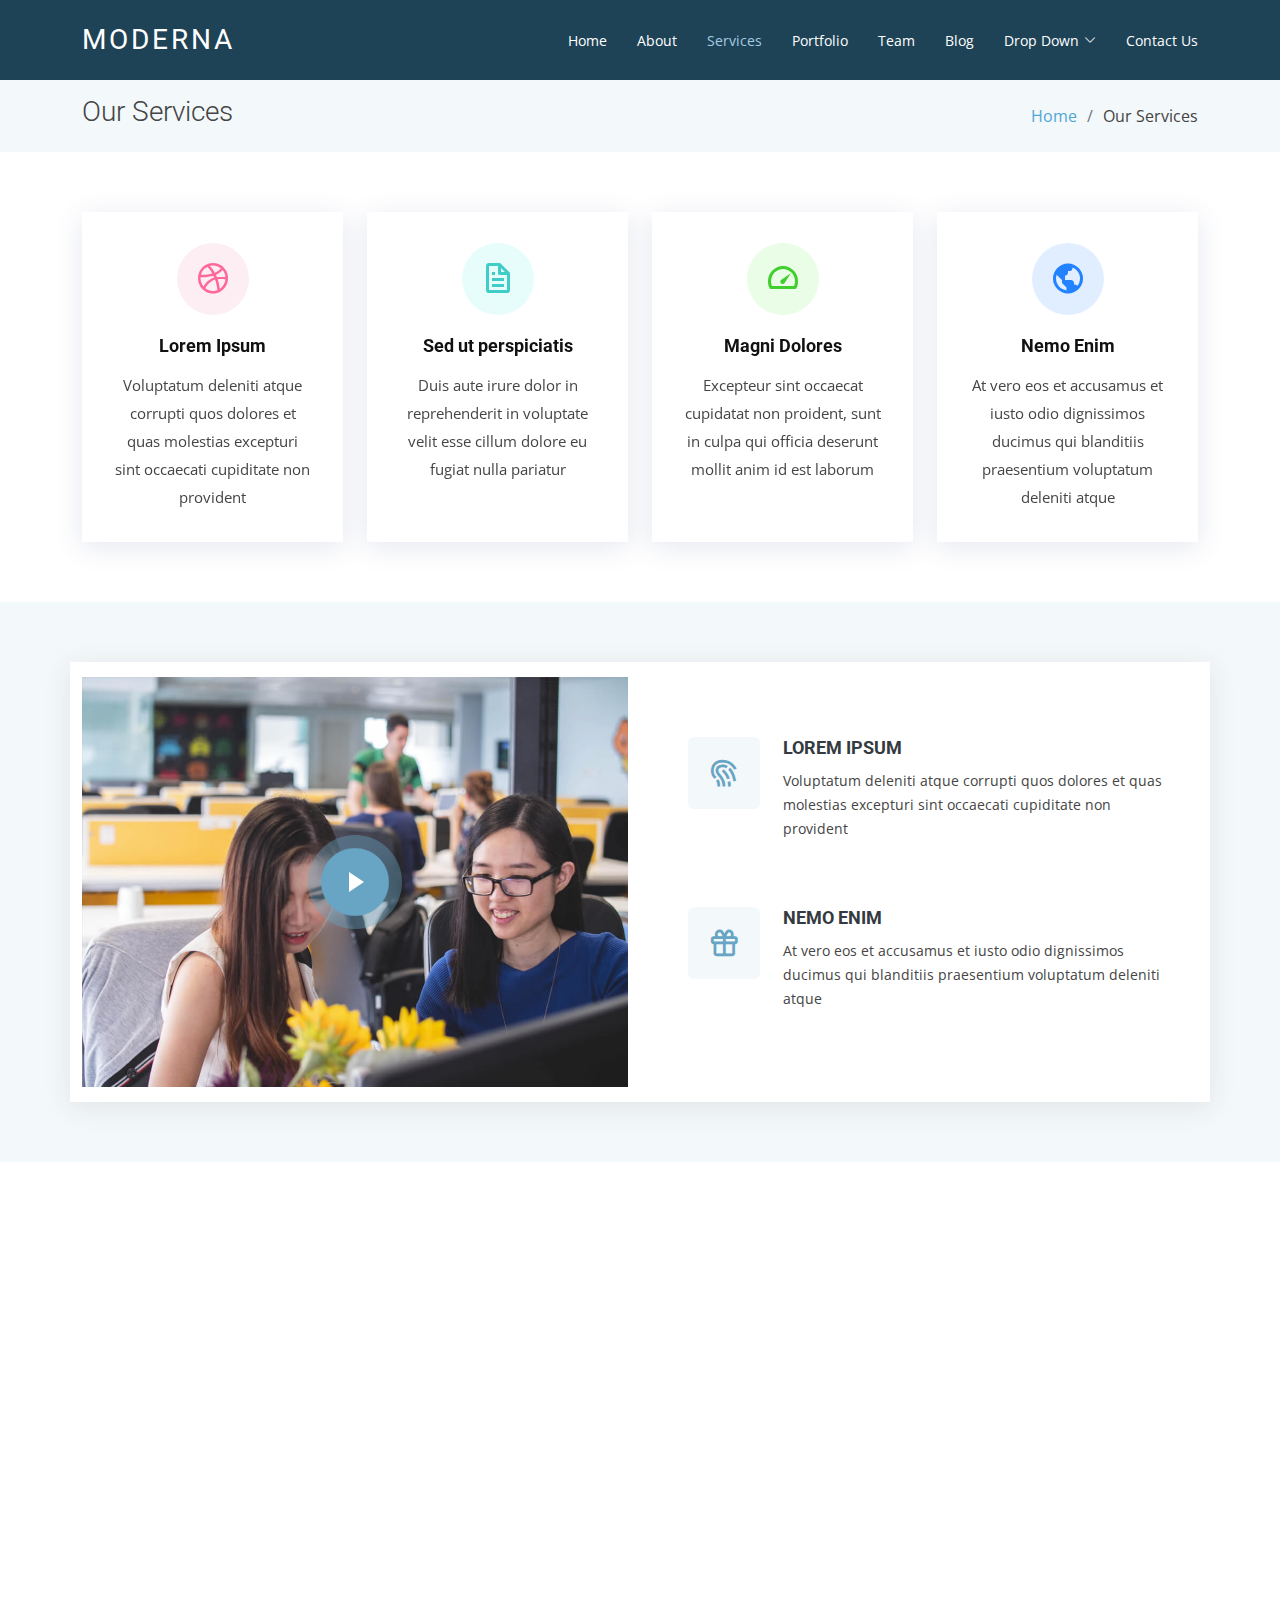
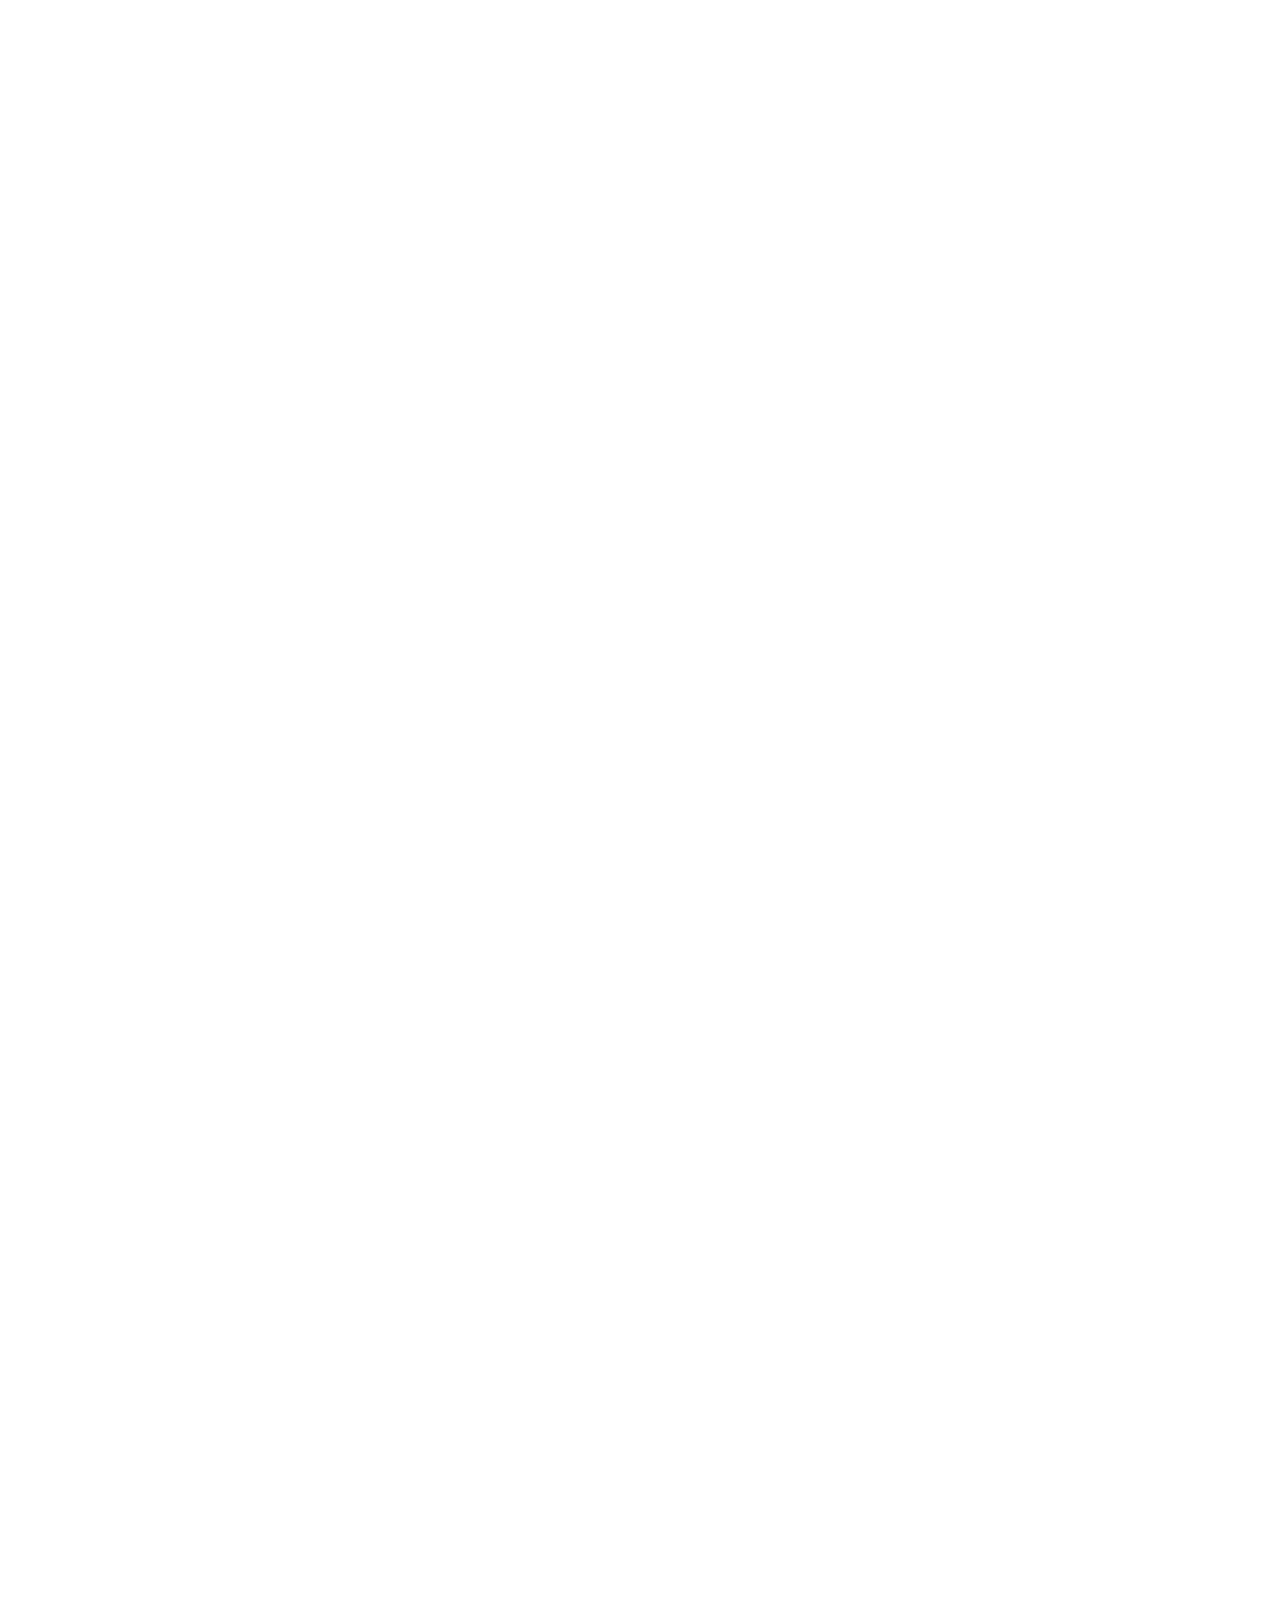
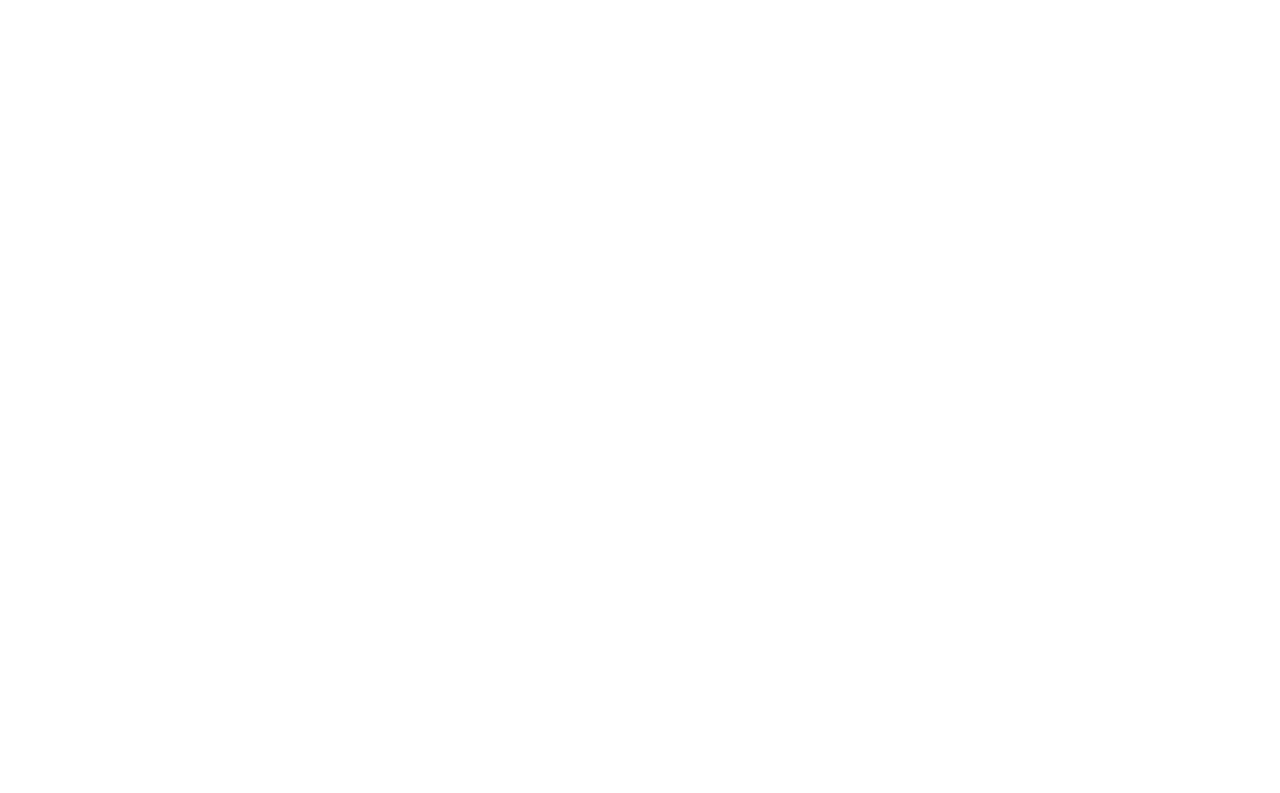
<file: services.html>
<!DOCTYPE html>
<html lang="en">

<head>
  <meta charset="utf-8">
  <meta content="width=device-width, initial-scale=1.0" name="viewport">

  <title>Services - Moderna Bootstrap Template</title>
  <meta content="" name="description">
  <meta content="" name="keywords">

  <!-- Favicons -->
  <link href="assets/img/favicon.png" rel="icon">
  <link href="assets/img/apple-touch-icon.png" rel="apple-touch-icon">

  <!-- Google Fonts -->
  <link href="https://fonts.googleapis.com/css?family=Open+Sans:300,300i,400,400i,600,600i,700,700i|Roboto:300,300i,400,400i,500,500i,700,700i&display=swap" rel="stylesheet">

  <!-- Vendor CSS Files -->
  <link href="assets/vendor/animate.css/animate.min.css" rel="stylesheet">
  <link href="assets/vendor/aos/aos.css" rel="stylesheet">
  <link href="assets/vendor/bootstrap/css/bootstrap.min.css" rel="stylesheet">
  <link href="assets/vendor/bootstrap-icons/bootstrap-icons.css" rel="stylesheet">
  <link href="assets/vendor/boxicons/css/boxicons.min.css" rel="stylesheet">
  <link href="assets/vendor/glightbox/css/glightbox.min.css" rel="stylesheet">
  <link href="assets/vendor/swiper/swiper-bundle.min.css" rel="stylesheet">

  <!-- Template Main CSS File -->
  <link href="assets/css/style.css" rel="stylesheet">

  <!-- =======================================================
  * Template Name: Moderna
  * Updated: Mar 10 2023 with Bootstrap v5.2.3
  * Template URL: https://bootstrapmade.com/free-bootstrap-template-corporate-moderna/
  * Author: BootstrapMade.com
  * License: https://bootstrapmade.com/license/
  ======================================================== -->
</head>

<body>

  <!-- ======= Header ======= -->
  <header id="header" class="fixed-top d-flex align-items-center ">
    <div class="container d-flex justify-content-between align-items-center">

      <div class="logo">
        <h1 class="text-light"><a href="index.html"><span>Moderna</span></a></h1>
        <!-- Uncomment below if you prefer to use an image logo -->
        <!-- <a href="index.html"><img src="assets/img/logo.png" alt="" class="img-fluid"></a>-->
      </div>

      <nav id="navbar" class="navbar">
        <ul>
          <li><a class="" href="index.html">Home</a></li>
          <li><a href="about.html">About</a></li>
          <li><a class="active" href="services.html">Services</a></li>
          <li><a href="portfolio.html">Portfolio</a></li>
          <li><a href="team.html">Team</a></li>
          <li><a href="blog.html">Blog</a></li>
          <li class="dropdown"><a href="#"><span>Drop Down</span> <i class="bi bi-chevron-down"></i></a>
            <ul>
              <li><a href="#">Drop Down 1</a></li>
              <li class="dropdown"><a href="#"><span>Deep Drop Down</span> <i class="bi bi-chevron-right"></i></a>
                <ul>
                  <li><a href="#">Deep Drop Down 1</a></li>
                  <li><a href="#">Deep Drop Down 2</a></li>
                  <li><a href="#">Deep Drop Down 3</a></li>
                  <li><a href="#">Deep Drop Down 4</a></li>
                  <li><a href="#">Deep Drop Down 5</a></li>
                </ul>
              </li>
              <li><a href="#">Drop Down 2</a></li>
              <li><a href="#">Drop Down 3</a></li>
              <li><a href="#">Drop Down 4</a></li>
            </ul>
          </li>
          <li><a href="contact.html">Contact Us</a></li>
        </ul>
        <i class="bi bi-list mobile-nav-toggle"></i>
      </nav><!-- .navbar -->

    </div>
  </header><!-- End Header -->

  <main id="main">

    <!-- ======= Our Services Section ======= -->
    <section class="breadcrumbs">
      <div class="container">

        <div class="d-flex justify-content-between align-items-center">
          <h2>Our Services</h2>
          <ol>
            <li><a href="index.html">Home</a></li>
            <li>Our Services</li>
          </ol>
        </div>

      </div>
    </section><!-- End Our Services Section -->

    <!-- ======= Services Section ======= -->
    <section class="services">
      <div class="container">

        <div class="row">
          <div class="col-md-6 col-lg-3 d-flex align-items-stretch" data-aos="fade-up">
            <div class="icon-box icon-box-pink">
              <div class="icon"><i class="bx bxl-dribbble"></i></div>
              <h4 class="title"><a href="">Lorem Ipsum</a></h4>
              <p class="description">Voluptatum deleniti atque corrupti quos dolores et quas molestias excepturi sint occaecati cupiditate non provident</p>
            </div>
          </div>

          <div class="col-md-6 col-lg-3 d-flex align-items-stretch" data-aos="fade-up" data-aos-delay="100">
            <div class="icon-box icon-box-cyan">
              <div class="icon"><i class="bx bx-file"></i></div>
              <h4 class="title"><a href="">Sed ut perspiciatis</a></h4>
              <p class="description">Duis aute irure dolor in reprehenderit in voluptate velit esse cillum dolore eu fugiat nulla pariatur</p>
            </div>
          </div>

          <div class="col-md-6 col-lg-3 d-flex align-items-stretch" data-aos="fade-up" data-aos-delay="200">
            <div class="icon-box icon-box-green">
              <div class="icon"><i class="bx bx-tachometer"></i></div>
              <h4 class="title"><a href="">Magni Dolores</a></h4>
              <p class="description">Excepteur sint occaecat cupidatat non proident, sunt in culpa qui officia deserunt mollit anim id est laborum</p>
            </div>
          </div>

          <div class="col-md-6 col-lg-3 d-flex align-items-stretch" data-aos="fade-up" data-aos-delay="200">
            <div class="icon-box icon-box-blue">
              <div class="icon"><i class="bx bx-world"></i></div>
              <h4 class="title"><a href="">Nemo Enim</a></h4>
              <p class="description">At vero eos et accusamus et iusto odio dignissimos ducimus qui blanditiis praesentium voluptatum deleniti atque</p>
            </div>
          </div>

        </div>

      </div>
    </section><!-- End Services Section -->

    <!-- ======= Why Us Section ======= -->
    <section class="why-us section-bg" data-aos="fade-up" date-aos-delay="200">
      <div class="container">

        <div class="row">
          <div class="col-lg-6 video-box">
            <img src="assets/img/why-us.jpg" class="img-fluid" alt="">
            <a href="https://www.youtube.com/watch?v=jDDaplaOz7Q" class="venobox play-btn mb-4" data-vbtype="video" data-autoplay="true"></a>
          </div>

          <div class="col-lg-6 d-flex flex-column justify-content-center p-5">

            <div class="icon-box">
              <div class="icon"><i class="bx bx-fingerprint"></i></div>
              <h4 class="title"><a href="">Lorem Ipsum</a></h4>
              <p class="description">Voluptatum deleniti atque corrupti quos dolores et quas molestias excepturi sint occaecati cupiditate non provident</p>
            </div>

            <div class="icon-box">
              <div class="icon"><i class="bx bx-gift"></i></div>
              <h4 class="title"><a href="">Nemo Enim</a></h4>
              <p class="description">At vero eos et accusamus et iusto odio dignissimos ducimus qui blanditiis praesentium voluptatum deleniti atque</p>
            </div>

          </div>
        </div>

      </div>
    </section><!-- End Why Us Section -->

    <!-- ======= Service Details Section ======= -->
    <section class="service-details">
      <div class="container">

        <div class="row">
          <div class="col-md-6 d-flex align-items-stretch" data-aos="fade-up">
            <div class="card">
              <div class="card-img">
                <img src="assets/img/service-details-1.jpg" alt="...">
              </div>
              <div class="card-body">
                <h5 class="card-title"><a href="#">Our Mission</a></h5>
                <p class="card-text">Lorem ipsum dolor sit amet, consectetur elit, sed do eiusmod tempor ut labore et dolore magna aliqua. Ut enim ad minim veniam, quis nostrud exercitation ullamco laboris nisi ut aliquip ex ea commodo consequat</p>
                <div class="read-more"><a href="#"><i class="bi bi-arrow-right"></i> Read More</a></div>
              </div>
            </div>
          </div>
          <div class="col-md-6 d-flex align-items-stretch" data-aos="fade-up">
            <div class="card">
              <div class="card-img">
                <img src="assets/img/service-details-2.jpg" alt="...">
              </div>
              <div class="card-body">
                <h5 class="card-title"><a href="#">Our Plan</a></h5>
                <p class="card-text">Sed ut perspiciatis unde omnis iste natus error sit voluptatem doloremque laudantium, totam rem aperiam, eaque ipsa quae ab illo inventore veritatis et quasi architecto beatae vitae dicta sunt explicabo</p>
                <div class="read-more"><a href="#"><i class="bi bi-arrow-right"></i> Read More</a></div>
              </div>
            </div>

          </div>
          <div class="col-md-6 d-flex align-items-stretch" data-aos="fade-up">
            <div class="card">
              <div class="card-img">
                <img src="assets/img/service-details-3.jpg" alt="...">
              </div>
              <div class="card-body">
                <h5 class="card-title"><a href="#">Our Vision</a></h5>
                <p class="card-text">Nemo enim ipsam voluptatem quia voluptas sit aut odit aut fugit, sed quia magni dolores eos qui ratione voluptatem sequi nesciunt Neque porro quisquam est, qui dolorem ipsum quia dolor sit amet</p>
                <div class="read-more"><a href="#"><i class="bi bi-arrow-right"></i> Read More</a></div>
              </div>
            </div>
          </div>
          <div class="col-md-6 d-flex align-items-stretch" data-aos="fade-up">
            <div class="card">
              <div class="card-img">
                <img src="assets/img/service-details-4.jpg" alt="...">
              </div>
              <div class="card-body">
                <h5 class="card-title"><a href="#">Our Care</a></h5>
                <p class="card-text">Nostrum eum sed et autem dolorum perspiciatis. Magni porro quisquam laudantium voluptatem. In molestiae earum ab sit esse voluptatem. Eos ipsam cumque ipsum officiis qui nihil aut incidunt aut</p>
                <div class="read-more"><a href="#"><i class="bi bi-arrow-right"></i> Read More</a></div>
              </div>
            </div>
          </div>
        </div>

      </div>
    </section><!-- End Service Details Section -->

    <!-- ======= Pricing Section ======= -->
    <section class="pricing section-bg" data-aos="fade-up">
      <div class="container">

        <div class="section-title">
          <h2>Pricing</h2>
          <p>Magnam dolores commodi suscipit. Necessitatibus eius consequatur ex aliquid fuga eum quidem. Sit sint consectetur velit. Quisquam quos quisquam cupiditate. Et nemo qui impedit suscipit alias ea. Quia fugiat sit in iste officiis commodi quidem hic quas.</p>
        </div>

        <div class="row no-gutters">

          <div class="col-lg-4 box">
            <h3>Free</h3>
            <h4>$0<span>per month</span></h4>
            <ul>
              <li><i class="bx bx-check"></i> Quam adipiscing vitae proin</li>
              <li><i class="bx bx-check"></i> Nec feugiat nisl pretium</li>
              <li><i class="bx bx-check"></i> Nulla at volutpat diam uteera</li>
              <li class="na"><i class="bx bx-x"></i> <span>Pharetra massa massa ultricies</span></li>
              <li class="na"><i class="bx bx-x"></i> <span>Massa ultricies mi quis hendrerit</span></li>
            </ul>
            <a href="#" class="get-started-btn">Get Started</a>
          </div>

          <div class="col-lg-4 box featured">
            <h3>Business</h3>
            <h4>$29<span>per month</span></h4>
            <ul>
              <li><i class="bx bx-check"></i> Quam adipiscing vitae proin</li>
              <li><i class="bx bx-check"></i> Nec feugiat nisl pretium</li>
              <li><i class="bx bx-check"></i> Nulla at volutpat diam uteera</li>
              <li><i class="bx bx-check"></i> Pharetra massa massa ultricies</li>
              <li><i class="bx bx-check"></i> Massa ultricies mi quis hendrerit</li>
            </ul>
            <a href="#" class="get-started-btn">Get Started</a>
          </div>

          <div class="col-lg-4 box">
            <h3>Developer</h3>
            <h4>$49<span>per month</span></h4>
            <ul>
              <li><i class="bx bx-check"></i> Quam adipiscing vitae proin</li>
              <li><i class="bx bx-check"></i> Nec feugiat nisl pretium</li>
              <li><i class="bx bx-check"></i> Nulla at volutpat diam uteera</li>
              <li><i class="bx bx-check"></i> Pharetra massa massa ultricies</li>
              <li><i class="bx bx-check"></i> Massa ultricies mi quis hendrerit</li>
            </ul>
            <a href="#" class="get-started-btn">Get Started</a>
          </div>

        </div>

      </div>
    </section><!-- End Pricing Section -->

  </main><!-- End #main -->

  <!-- ======= Footer ======= -->
  <footer id="footer" data-aos="fade-up" data-aos-easing="ease-in-out" data-aos-duration="500">

    <div class="footer-newsletter">
      <div class="container">
        <div class="row">
          <div class="col-lg-6">
            <h4>Our Newsletter</h4>
            <p>Tamen quem nulla quae legam multos aute sint culpa legam noster magna</p>
          </div>
          <div class="col-lg-6">
            <form action="" method="post">
              <input type="email" name="email"><input type="submit" value="Subscribe">
            </form>
          </div>
        </div>
      </div>
    </div>

    <div class="footer-top">
      <div class="container">
        <div class="row">

          <div class="col-lg-3 col-md-6 footer-links">
            <h4>Useful Links</h4>
            <ul>
              <li><i class="bx bx-chevron-right"></i> <a href="#">Home</a></li>
              <li><i class="bx bx-chevron-right"></i> <a href="#">About us</a></li>
              <li><i class="bx bx-chevron-right"></i> <a href="#">Services</a></li>
              <li><i class="bx bx-chevron-right"></i> <a href="#">Terms of service</a></li>
              <li><i class="bx bx-chevron-right"></i> <a href="#">Privacy policy</a></li>
            </ul>
          </div>

          <div class="col-lg-3 col-md-6 footer-links">
            <h4>Our Services</h4>
            <ul>
              <li><i class="bx bx-chevron-right"></i> <a href="#">Web Design</a></li>
              <li><i class="bx bx-chevron-right"></i> <a href="#">Web Development</a></li>
              <li><i class="bx bx-chevron-right"></i> <a href="#">Product Management</a></li>
              <li><i class="bx bx-chevron-right"></i> <a href="#">Marketing</a></li>
              <li><i class="bx bx-chevron-right"></i> <a href="#">Graphic Design</a></li>
            </ul>
          </div>

          <div class="col-lg-3 col-md-6 footer-contact">
            <h4>Contact Us</h4>
            <p>
              A108 Adam Street <br>
              New York, NY 535022<br>
              United States <br><br>
              <strong>Phone:</strong> +1 5589 55488 55<br>
              <strong>Email:</strong> info@example.com<br>
            </p>

          </div>

          <div class="col-lg-3 col-md-6 footer-info">
            <h3>About Moderna</h3>
            <p>Cras fermentum odio eu feugiat lide par naso tierra. Justo eget nada terra videa magna derita valies darta donna mare fermentum iaculis eu non diam phasellus.</p>
            <div class="social-links mt-3">
              <a href="#" class="twitter"><i class="bx bxl-twitter"></i></a>
              <a href="#" class="facebook"><i class="bx bxl-facebook"></i></a>
              <a href="#" class="instagram"><i class="bx bxl-instagram"></i></a>
              <a href="#" class="linkedin"><i class="bx bxl-linkedin"></i></a>
            </div>
          </div>

        </div>
      </div>
    </div>

    <div class="container">
      <div class="copyright">
        &copy; Copyright <strong><span>Moderna</span></strong>. All Rights Reserved
      </div>
      <div class="credits">
        <!-- All the links in the footer should remain intact. -->
        <!-- You can delete the links only if you purchased the pro version. -->
        <!-- Licensing information: https://bootstrapmade.com/license/ -->
        <!-- Purchase the pro version with working PHP/AJAX contact form: https://bootstrapmade.com/free-bootstrap-template-corporate-moderna/ -->
        Designed by <a href="https://bootstrapmade.com/">BootstrapMade</a>
      </div>
    </div>
  </footer><!-- End Footer -->

  <a href="#" class="back-to-top d-flex align-items-center justify-content-center"><i class="bi bi-arrow-up-short"></i></a>

  <!-- Vendor JS Files -->
  <script src="assets/vendor/purecounter/purecounter_vanilla.js"></script>
  <script src="assets/vendor/aos/aos.js"></script>
  <script src="assets/vendor/bootstrap/js/bootstrap.bundle.min.js"></script>
  <script src="assets/vendor/glightbox/js/glightbox.min.js"></script>
  <script src="assets/vendor/isotope-layout/isotope.pkgd.min.js"></script>
  <script src="assets/vendor/swiper/swiper-bundle.min.js"></script>
  <script src="assets/vendor/waypoints/noframework.waypoints.js"></script>
  <script src="assets/vendor/php-email-form/validate.js"></script>

  <!-- Template Main JS File -->
  <script src="assets/js/main.js"></script>

</body>

</html>
</file>
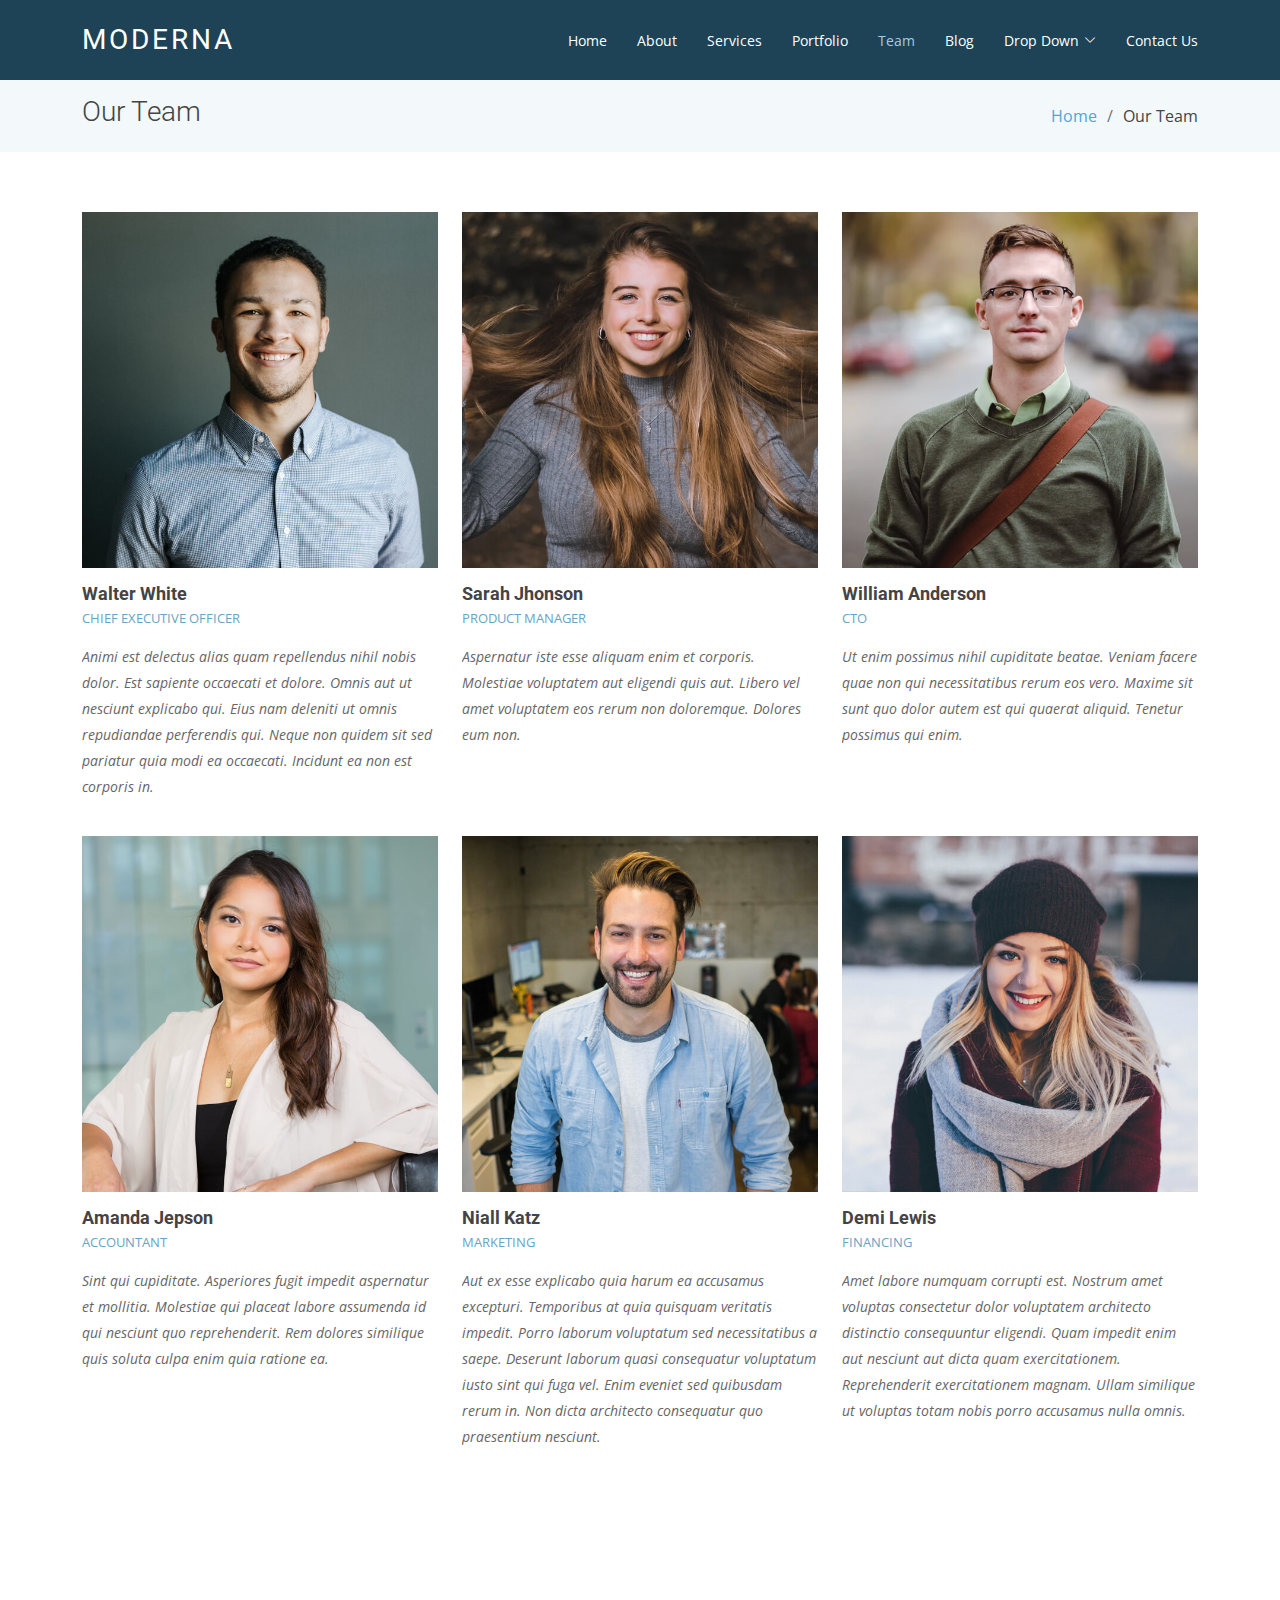
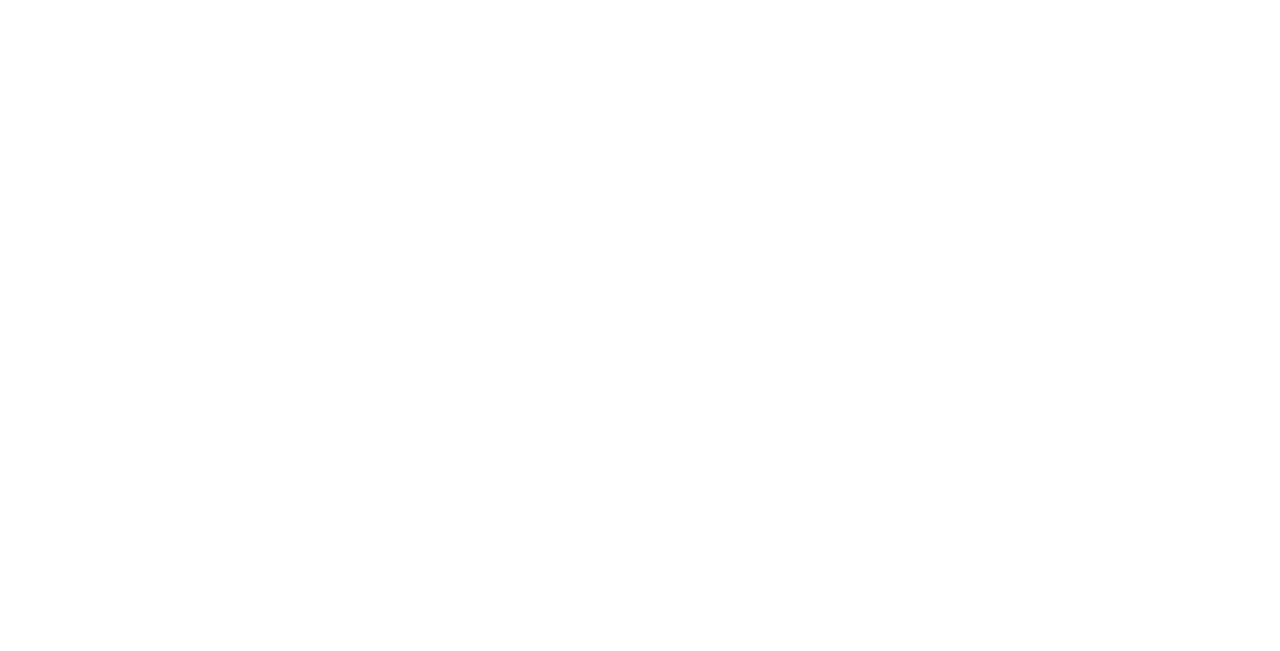
<file: team.html>
<!DOCTYPE html>
<html lang="en">

<head>
  <meta charset="utf-8">
  <meta content="width=device-width, initial-scale=1.0" name="viewport">

  <title>Team - Moderna Bootstrap Template</title>
  <meta content="" name="description">
  <meta content="" name="keywords">

  <!-- Favicons -->
  <link href="assets/img/favicon.png" rel="icon">
  <link href="assets/img/apple-touch-icon.png" rel="apple-touch-icon">

  <!-- Google Fonts -->
  <link href="https://fonts.googleapis.com/css?family=Open+Sans:300,300i,400,400i,600,600i,700,700i|Roboto:300,300i,400,400i,500,500i,700,700i&display=swap" rel="stylesheet">

  <!-- Vendor CSS Files -->
  <link href="assets/vendor/animate.css/animate.min.css" rel="stylesheet">
  <link href="assets/vendor/aos/aos.css" rel="stylesheet">
  <link href="assets/vendor/bootstrap/css/bootstrap.min.css" rel="stylesheet">
  <link href="assets/vendor/bootstrap-icons/bootstrap-icons.css" rel="stylesheet">
  <link href="assets/vendor/boxicons/css/boxicons.min.css" rel="stylesheet">
  <link href="assets/vendor/glightbox/css/glightbox.min.css" rel="stylesheet">
  <link href="assets/vendor/swiper/swiper-bundle.min.css" rel="stylesheet">

  <!-- Template Main CSS File -->
  <link href="assets/css/style.css" rel="stylesheet">

  <!-- =======================================================
  * Template Name: Moderna
  * Updated: Mar 10 2023 with Bootstrap v5.2.3
  * Template URL: https://bootstrapmade.com/free-bootstrap-template-corporate-moderna/
  * Author: BootstrapMade.com
  * License: https://bootstrapmade.com/license/
  ======================================================== -->
</head>

<body>

  <!-- ======= Header ======= -->
  <header id="header" class="fixed-top d-flex align-items-center ">
    <div class="container d-flex justify-content-between align-items-center">

      <div class="logo">
        <h1 class="text-light"><a href="index.html"><span>Moderna</span></a></h1>
        <!-- Uncomment below if you prefer to use an image logo -->
        <!-- <a href="index.html"><img src="assets/img/logo.png" alt="" class="img-fluid"></a>-->
      </div>

      <nav id="navbar" class="navbar">
        <ul>
          <li><a class="" href="index.html">Home</a></li>
          <li><a href="about.html">About</a></li>
          <li><a href="services.html">Services</a></li>
          <li><a href="portfolio.html">Portfolio</a></li>
          <li><a class="active" href="team.html">Team</a></li>
          <li><a href="blog.html">Blog</a></li>
          <li class="dropdown"><a href="#"><span>Drop Down</span> <i class="bi bi-chevron-down"></i></a>
            <ul>
              <li><a href="#">Drop Down 1</a></li>
              <li class="dropdown"><a href="#"><span>Deep Drop Down</span> <i class="bi bi-chevron-right"></i></a>
                <ul>
                  <li><a href="#">Deep Drop Down 1</a></li>
                  <li><a href="#">Deep Drop Down 2</a></li>
                  <li><a href="#">Deep Drop Down 3</a></li>
                  <li><a href="#">Deep Drop Down 4</a></li>
                  <li><a href="#">Deep Drop Down 5</a></li>
                </ul>
              </li>
              <li><a href="#">Drop Down 2</a></li>
              <li><a href="#">Drop Down 3</a></li>
              <li><a href="#">Drop Down 4</a></li>
            </ul>
          </li>
          <li><a href="contact.html">Contact Us</a></li>
        </ul>
        <i class="bi bi-list mobile-nav-toggle"></i>
      </nav><!-- .navbar -->

    </div>
  </header><!-- End Header -->

  <main id="main">

    <!-- ======= Our Team Section ======= -->
    <section class="breadcrumbs">
      <div class="container">

        <div class="d-flex justify-content-between align-items-center">
          <h2>Our Team</h2>
          <ol>
            <li><a href="index.html">Home</a></li>
            <li>Our Team</li>
          </ol>
        </div>

      </div>
    </section><!-- End Our Team Section -->

    <!-- ======= Team Section ======= -->
    <section class="team" data-aos="fade-up" data-aos-easing="ease-in-out" data-aos-duration="500">
      <div class="container">

        <div class="row">

          <div class="col-lg-4 col-md-6 d-flex align-items-stretch">
            <div class="member">
              <div class="member-img">
                <img src="assets/img/team/team-1.jpg" class="img-fluid" alt="">
                <div class="social">
                  <a href=""><i class="bi bi-twitter"></i></a>
                  <a href=""><i class="bi bi-facebook"></i></a>
                  <a href=""><i class="bi bi-instagram"></i></a>
                  <a href=""><i class="bi bi-linkedin"></i></a>
                </div>
              </div>
              <div class="member-info">
                <h4>Walter White</h4>
                <span>Chief Executive Officer</span>
                <p>Animi est delectus alias quam repellendus nihil nobis dolor. Est sapiente occaecati et dolore. Omnis aut ut nesciunt explicabo qui. Eius nam deleniti ut omnis repudiandae perferendis qui. Neque non quidem sit sed pariatur quia modi ea occaecati. Incidunt ea non est corporis in.</p>
              </div>
            </div>
          </div>

          <div class="col-lg-4 col-md-6 d-flex align-items-stretch">
            <div class="member">
              <div class="member-img">
                <img src="assets/img/team/team-2.jpg" class="img-fluid" alt="">
                <div class="social">
                  <a href=""><i class="bi bi-twitter"></i></a>
                  <a href=""><i class="bi bi-facebook"></i></a>
                  <a href=""><i class="bi bi-instagram"></i></a>
                  <a href=""><i class="bi bi-linkedin"></i></a>
                </div>
              </div>
              <div class="member-info">
                <h4>Sarah Jhonson</h4>
                <span>Product Manager</span>
                <p>Aspernatur iste esse aliquam enim et corporis. Molestiae voluptatem aut eligendi quis aut. Libero vel amet voluptatem eos rerum non doloremque. Dolores eum non.</p>
              </div>
            </div>
          </div>

          <div class="col-lg-4 col-md-6 d-flex align-items-stretch">
            <div class="member">
              <div class="member-img">
                <img src="assets/img/team/team-3.jpg" class="img-fluid" alt="">
                <div class="social">
                  <a href=""><i class="bi bi-twitter"></i></a>
                  <a href=""><i class="bi bi-facebook"></i></a>
                  <a href=""><i class="bi bi-instagram"></i></a>
                  <a href=""><i class="bi bi-linkedin"></i></a>
                </div>
              </div>
              <div class="member-info">
                <h4>William Anderson</h4>
                <span>CTO</span>
                <p>Ut enim possimus nihil cupiditate beatae. Veniam facere quae non qui necessitatibus rerum eos vero. Maxime sit sunt quo dolor autem est qui quaerat aliquid. Tenetur possimus qui enim.</p>
              </div>
            </div>
          </div>

          <div class="col-lg-4 col-md-6 d-flex align-items-stretch">
            <div class="member">
              <div class="member-img">
                <img src="assets/img/team/team-4.jpg" class="img-fluid" alt="">
                <div class="social">
                  <a href=""><i class="bi bi-twitter"></i></a>
                  <a href=""><i class="bi bi-facebook"></i></a>
                  <a href=""><i class="bi bi-instagram"></i></a>
                  <a href=""><i class="bi bi-linkedin"></i></a>
                </div>
              </div>
              <div class="member-info">
                <h4>Amanda Jepson</h4>
                <span>Accountant</span>
                <p>Sint qui cupiditate. Asperiores fugit impedit aspernatur et mollitia. Molestiae qui placeat labore assumenda id qui nesciunt quo reprehenderit. Rem dolores similique quis soluta culpa enim quia ratione ea.</p>
              </div>
            </div>
          </div>

          <div class="col-lg-4 col-md-6 d-flex align-items-stretch">
            <div class="member">
              <div class="member-img">
                <img src="assets/img/team/team-5.jpg" class="img-fluid" alt="">
                <div class="social">
                  <a href=""><i class="bi bi-twitter"></i></a>
                  <a href=""><i class="bi bi-facebook"></i></a>
                  <a href=""><i class="bi bi-instagram"></i></a>
                  <a href=""><i class="bi bi-linkedin"></i></a>
                </div>
              </div>
              <div class="member-info">
                <h4>Niall Katz</h4>
                <span>Marketing</span>
                <p>Aut ex esse explicabo quia harum ea accusamus excepturi. Temporibus at quia quisquam veritatis impedit. Porro laborum voluptatum sed necessitatibus a saepe. Deserunt laborum quasi consequatur voluptatum iusto sint qui fuga vel. Enim eveniet sed quibusdam rerum in. Non dicta architecto consequatur quo praesentium nesciunt.</p>
              </div>
            </div>
          </div>

          <div class="col-lg-4 col-md-6 d-flex align-items-stretch">
            <div class="member">
              <div class="member-img">
                <img src="assets/img/team/team-6.jpg" class="img-fluid" alt="">
                <div class="social">
                  <a href=""><i class="bi bi-twitter"></i></a>
                  <a href=""><i class="bi bi-facebook"></i></a>
                  <a href=""><i class="bi bi-instagram"></i></a>
                  <a href=""><i class="bi bi-linkedin"></i></a>
                </div>
              </div>
              <div class="member-info">
                <h4>Demi Lewis</h4>
                <span>Financing</span>
                <p>Amet labore numquam corrupti est. Nostrum amet voluptas consectetur dolor voluptatem architecto distinctio consequuntur eligendi. Quam impedit enim aut nesciunt aut dicta quam exercitationem. Reprehenderit exercitationem magnam. Ullam similique ut voluptas totam nobis porro accusamus nulla omnis.</p>
              </div>
            </div>
          </div>

        </div>

      </div>
    </section><!-- End Team Section -->

  </main><!-- End #main -->

  <!-- ======= Footer ======= -->
  <footer id="footer" data-aos="fade-up" data-aos-easing="ease-in-out" data-aos-duration="500">

    <div class="footer-newsletter">
      <div class="container">
        <div class="row">
          <div class="col-lg-6">
            <h4>Our Newsletter</h4>
            <p>Tamen quem nulla quae legam multos aute sint culpa legam noster magna</p>
          </div>
          <div class="col-lg-6">
            <form action="" method="post">
              <input type="email" name="email"><input type="submit" value="Subscribe">
            </form>
          </div>
        </div>
      </div>
    </div>

    <div class="footer-top">
      <div class="container">
        <div class="row">

          <div class="col-lg-3 col-md-6 footer-links">
            <h4>Useful Links</h4>
            <ul>
              <li><i class="bx bx-chevron-right"></i> <a href="#">Home</a></li>
              <li><i class="bx bx-chevron-right"></i> <a href="#">About us</a></li>
              <li><i class="bx bx-chevron-right"></i> <a href="#">Services</a></li>
              <li><i class="bx bx-chevron-right"></i> <a href="#">Terms of service</a></li>
              <li><i class="bx bx-chevron-right"></i> <a href="#">Privacy policy</a></li>
            </ul>
          </div>

          <div class="col-lg-3 col-md-6 footer-links">
            <h4>Our Services</h4>
            <ul>
              <li><i class="bx bx-chevron-right"></i> <a href="#">Web Design</a></li>
              <li><i class="bx bx-chevron-right"></i> <a href="#">Web Development</a></li>
              <li><i class="bx bx-chevron-right"></i> <a href="#">Product Management</a></li>
              <li><i class="bx bx-chevron-right"></i> <a href="#">Marketing</a></li>
              <li><i class="bx bx-chevron-right"></i> <a href="#">Graphic Design</a></li>
            </ul>
          </div>

          <div class="col-lg-3 col-md-6 footer-contact">
            <h4>Contact Us</h4>
            <p>
              A108 Adam Street <br>
              New York, NY 535022<br>
              United States <br><br>
              <strong>Phone:</strong> +1 5589 55488 55<br>
              <strong>Email:</strong> info@example.com<br>
            </p>

          </div>

          <div class="col-lg-3 col-md-6 footer-info">
            <h3>About Moderna</h3>
            <p>Cras fermentum odio eu feugiat lide par naso tierra. Justo eget nada terra videa magna derita valies darta donna mare fermentum iaculis eu non diam phasellus.</p>
            <div class="social-links mt-3">
              <a href="#" class="twitter"><i class="bx bxl-twitter"></i></a>
              <a href="#" class="facebook"><i class="bx bxl-facebook"></i></a>
              <a href="#" class="instagram"><i class="bx bxl-instagram"></i></a>
              <a href="#" class="linkedin"><i class="bx bxl-linkedin"></i></a>
            </div>
          </div>

        </div>
      </div>
    </div>

    <div class="container">
      <div class="copyright">
        &copy; Copyright <strong><span>Moderna</span></strong>. All Rights Reserved
      </div>
      <div class="credits">
        <!-- All the links in the footer should remain intact. -->
        <!-- You can delete the links only if you purchased the pro version. -->
        <!-- Licensing information: https://bootstrapmade.com/license/ -->
        <!-- Purchase the pro version with working PHP/AJAX contact form: https://bootstrapmade.com/free-bootstrap-template-corporate-moderna/ -->
        Designed by <a href="https://bootstrapmade.com/">BootstrapMade</a>
      </div>
    </div>
  </footer><!-- End Footer -->

  <a href="#" class="back-to-top d-flex align-items-center justify-content-center"><i class="bi bi-arrow-up-short"></i></a>

  <!-- Vendor JS Files -->
  <script src="assets/vendor/purecounter/purecounter_vanilla.js"></script>
  <script src="assets/vendor/aos/aos.js"></script>
  <script src="assets/vendor/bootstrap/js/bootstrap.bundle.min.js"></script>
  <script src="assets/vendor/glightbox/js/glightbox.min.js"></script>
  <script src="assets/vendor/isotope-layout/isotope.pkgd.min.js"></script>
  <script src="assets/vendor/swiper/swiper-bundle.min.js"></script>
  <script src="assets/vendor/waypoints/noframework.waypoints.js"></script>
  <script src="assets/vendor/php-email-form/validate.js"></script>

  <!-- Template Main JS File -->
  <script src="assets/js/main.js"></script>

</body>

</html>
</file>
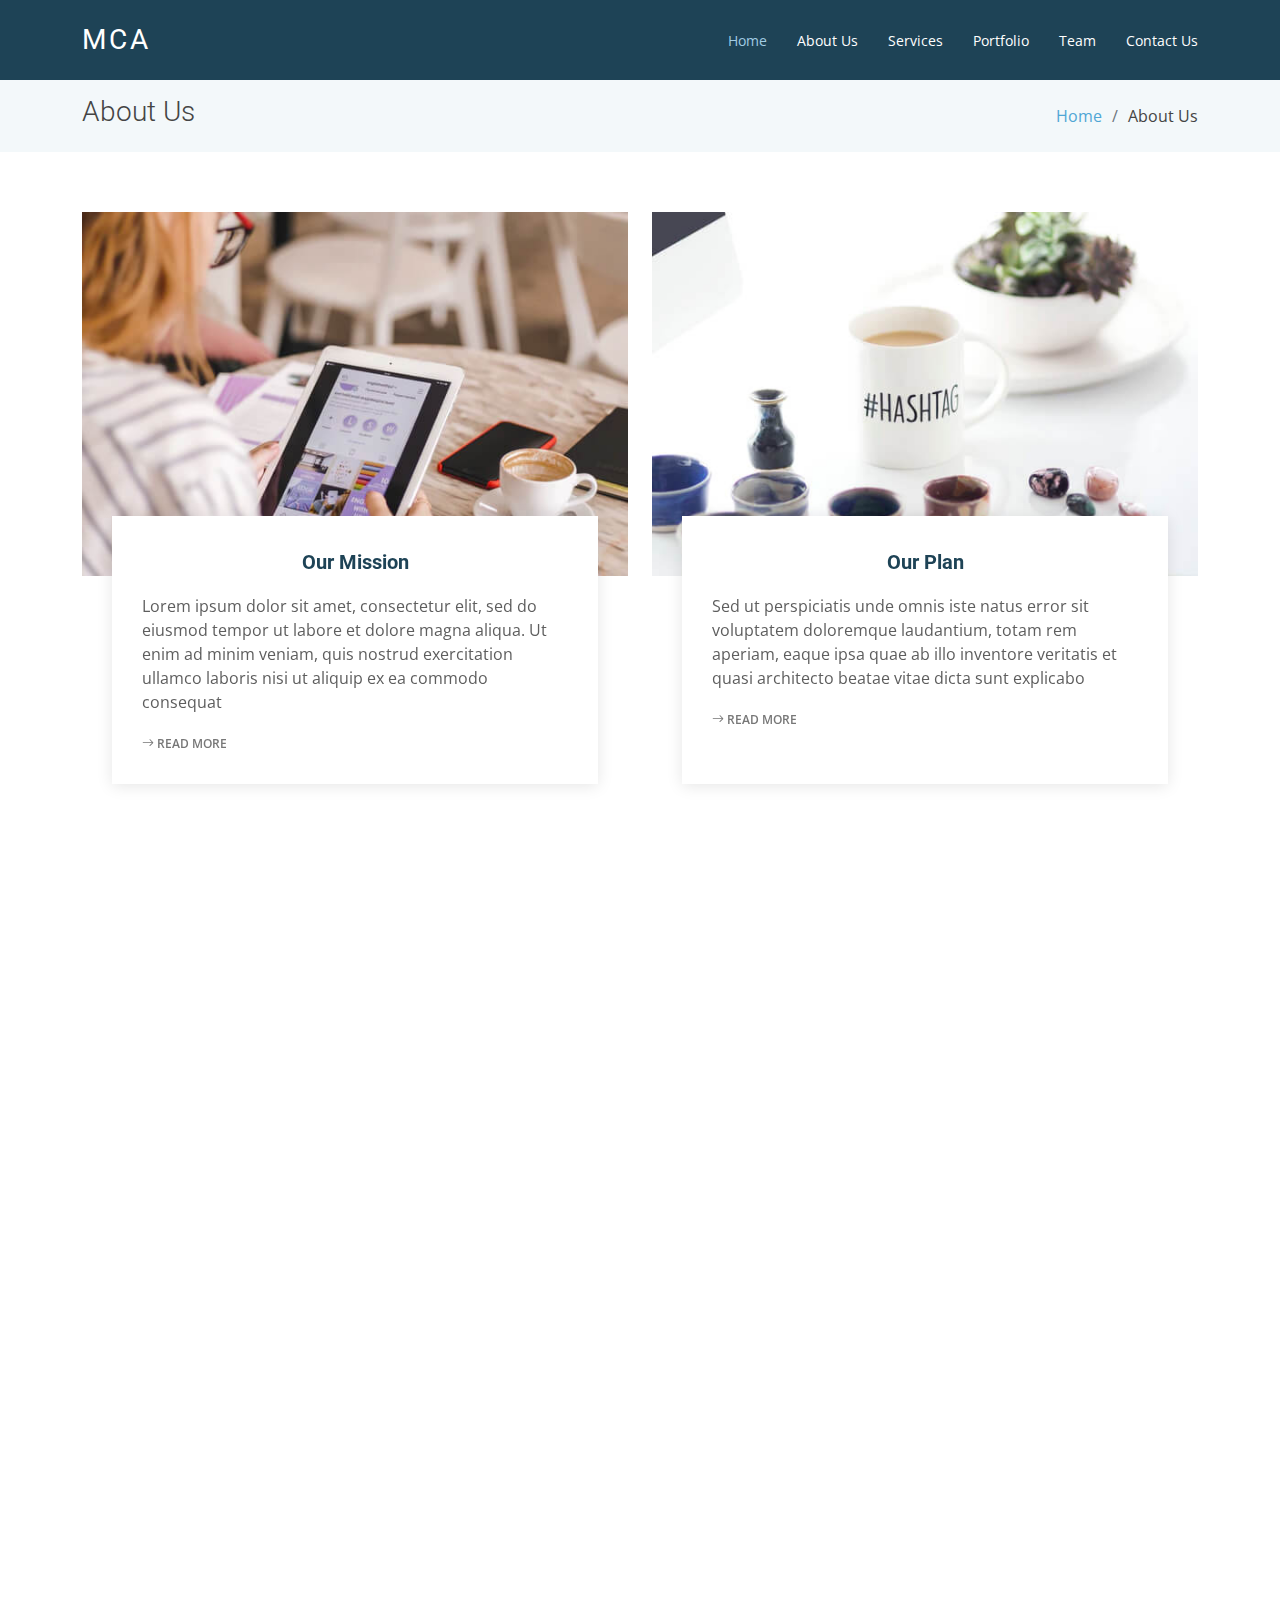
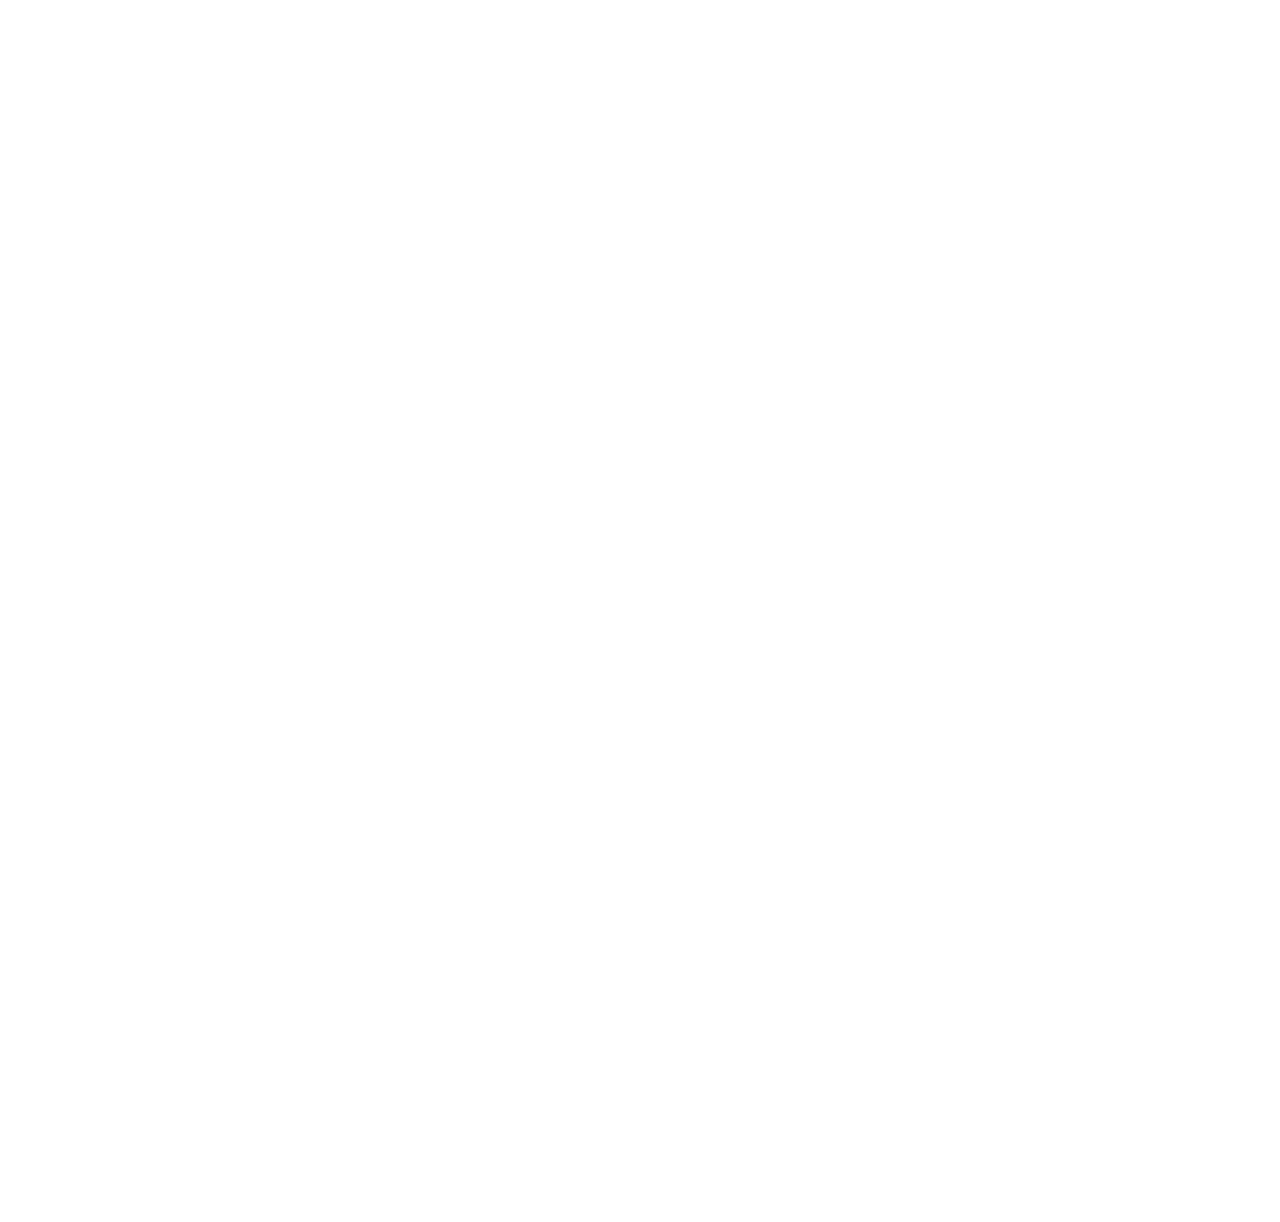
<file: pages/about.html>
<!DOCTYPE html>
<html lang="en">

<head>
  <meta charset="utf-8">
  <meta content="width=device-width, initial-scale=1.0" name="viewport">

  <title>About - MCA</title>
  <meta content="" name="description">
  <meta content="" name="keywords">

  <!-- Favicons -->
  <link href="../assets/img/favicon.png" rel="icon">
  <link href="../assets/img/apple-touch-icon.png" rel="apple-touch-icon">

  <!-- Google Fonts -->
  <link
    href="https://fonts.googleapis.com/css?family=Open+Sans:300,300i,400,400i,600,600i,700,700i|Roboto:300,300i,400,400i,500,500i,700,700i&display=swap"
    rel="stylesheet">

  <!-- Vendor CSS Files -->
  <link href="../assets/vendor/animate.css/animate.min.css" rel="stylesheet">
  <link href="../assets/vendor/aos/aos.css" rel="stylesheet">
  <link href="../assets/vendor/bootstrap/css/bootstrap.min.css" rel="stylesheet">
  <link href="../assets/vendor/bootstrap-icons/bootstrap-icons.css" rel="stylesheet">
  <link href="../assets/vendor/boxicons/css/boxicons.min.css" rel="stylesheet">
  <link href="../assets/vendor/glightbox/css/glightbox.min.css" rel="stylesheet">
  <link href="../assets/vendor/swiper/swiper-bundle.min.css" rel="stylesheet">

  <!-- Template Main CSS File -->
  <link href="../assets/css/style.css" rel="stylesheet">

  <!-- =======================================================
  * Template Name: Moderna
  * Updated: Mar 10 2023 with Bootstrap v5.2.3
  * Template URL: https://bootstrapmade.com/free-bootstrap-template-corporate-moderna/
  * Author: BootstrapMade.com
  * License: https://bootstrapmade.com/license/
  ======================================================== -->
</head>

<body>

  <!-- ======= Header ======= -->
  <header id="header" class="fixed-top d-flex align-items-center ">
    <div class="container d-flex justify-content-between align-items-center">

      <div class="logo">
        <h1 class="text-light"><a href="../index.html"><span>MCA</span></a></h1>
        <!-- Uncomment below if you prefer to use an image logo -->
        <!-- <a href="index.html"><img src="../assets/img/logo.png" alt="" class="img-fluid"></a>-->
      </div>

      <!-- .navbar -->
      <nav id="navbar" class="navbar">
        <ul>
          <li><a class="active " href="../index.html">Home</a></li>
          <li><a href="../pages/about.html">About Us</a></li>
          <li><a href="../pages/services.html">Services</a></li>
          <li><a href="../pages/portfolio.html">Portfolio</a></li>
          <li><a href="../pages/team.html">Team</a></li>
          <li><a href="../pages/contact.html">Contact Us</a></li>
        </ul>
        <i class="bi bi-list mobile-nav-toggle"></i>
      </nav><!-- .navbar -->

    </div>
  </header><!-- End Header -->

  <main id="main">

    <!-- ======= About Us Section ======= -->
    <section class="breadcrumbs">
      <div class="container">

        <div class="d-flex justify-content-between align-items-center">
          <h2>About Us</h2>
          <ol>
            <li><a href="../index.html">Home</a></li>
            <li>About Us</li>
          </ol>
        </div>

      </div>
    </section><!-- End About Us Section -->

    <!-- ======= Service Details Section ======= -->
 <section class="service-details">
  <div class="container">

    <div class="row">
      <div class="col-md-6 d-flex align-items-stretch" data-aos="fade-up">
        <div class="card">
          <div class="card-img">
            <img src="../assets/img/service-details-1.jpg" alt="...">
          </div>
          <div class="card-body">
            <h5 class="card-title"><a href="#">Our Mission</a></h5>
            <p class="card-text">Lorem ipsum dolor sit amet, consectetur elit, sed do eiusmod tempor ut labore et dolore magna aliqua. Ut enim ad minim veniam, quis nostrud exercitation ullamco laboris nisi ut aliquip ex ea commodo consequat</p>
            <div class="read-more"><a href="#"><i class="bi bi-arrow-right"></i> Read More</a></div>
          </div>
        </div>
      </div>
      <div class="col-md-6 d-flex align-items-stretch" data-aos="fade-up">
        <div class="card">
          <div class="card-img">
            <img src="../assets/img/service-details-2.jpg" alt="...">
          </div>
          <div class="card-body">
            <h5 class="card-title"><a href="#">Our Plan</a></h5>
            <p class="card-text">Sed ut perspiciatis unde omnis iste natus error sit voluptatem doloremque laudantium, totam rem aperiam, eaque ipsa quae ab illo inventore veritatis et quasi architecto beatae vitae dicta sunt explicabo</p>
            <div class="read-more"><a href="#"><i class="bi bi-arrow-right"></i> Read More</a></div>
          </div>
        </div>

      </div>
      <div class="col-md-6 d-flex align-items-stretch" data-aos="fade-up">
        <div class="card">
          <div class="card-img">
            <img src="../assets/img/service-details-3.jpg" alt="...">
          </div>
          <div class="card-body">
            <h5 class="card-title"><a href="#">Our Vision</a></h5>
            <p class="card-text">Nemo enim ipsam voluptatem quia voluptas sit aut odit aut fugit, sed quia magni dolores eos qui ratione voluptatem sequi nesciunt Neque porro quisquam est, qui dolorem ipsum quia dolor sit amet</p>
            <div class="read-more"><a href="#"><i class="bi bi-arrow-right"></i> Read More</a></div>
          </div>
        </div>
      </div>
      <div class="col-md-6 d-flex align-items-stretch" data-aos="fade-up">
        <div class="card">
          <div class="card-img">
            <img src="../assets/img/service-details-4.jpg" alt="...">
          </div>
          <div class="card-body">
            <h5 class="card-title"><a href="#">Our Care</a></h5>
            <p class="card-text">Nostrum eum sed et autem dolorum perspiciatis. Magni porro quisquam laudantium voluptatem. In molestiae earum ab sit esse voluptatem. Eos ipsam cumque ipsum officiis qui nihil aut incidunt aut</p>
            <div class="read-more"><a href="#"><i class="bi bi-arrow-right"></i> Read More</a></div>
          </div>
        </div>
      </div>
    </div>

  </div>
</section><!-- End Service Details Section -->

    <!-- ======= Facts Section ======= -->
    <section class="facts section-bg" data-aos="fade-up">
      <div class="container">

        <div class="row counters">

          <div class="col-lg-3 col-6 text-center">
            <span data-purecounter-start="0" data-purecounter-end="100" data-purecounter-duration="1"
              class="purecounter"></span>
            <p>Clients</p>
          </div>

          <div class="col-lg-3 col-6 text-center">
            <span data-purecounter-start="0" data-purecounter-end="521" data-purecounter-duration="1"
              class="purecounter"></span>
            <p>Projects</p>
          </div>

          <div class="col-lg-3 col-6 text-center">
            <span data-purecounter-start="0" data-purecounter-end="1463" data-purecounter-duration="1"
              class="purecounter"></span>
            <p>Hours Of Support</p>
          </div>

          <div class="col-lg-3 col-6 text-center">
            <span data-purecounter-start="0" data-purecounter-end="15" data-purecounter-duration="1"
              class="purecounter"></span>
            <p>Hard Workers</p>
          </div>

        </div>

      </div>
    </section><!-- End Facts Section -->
 
    <!-- ======= Tetstimonials Section ======= -->
    <section class="testimonials" data-aos="fade-up">
      <div class="container">

        <div class="section-title">
          <h2>Tetstimonials</h2>
          <p>Magnam dolores commodi suscipit. Necessitatibus eius consequatur ex aliquid fuga eum quidem. Sit sint
            consectetur velit. Quisquam quos quisquam cupiditate. Et nemo qui impedit suscipit alias ea. Quia fugiat sit
            in iste officiis commodi quidem hic quas.</p>
        </div>

        <div class="testimonials-carousel swiper">
          <div class="swiper-wrapper">
            <div class="testimonial-item swiper-slide">
              <img src="../assets/img/testimonials/testimonials-1.jpg" class="testimonial-img" alt="">
              <h3>Saul Goodman</h3>
              <h4>Ceo &amp; Founder</h4>
              <p>
                <i class="bx bxs-quote-alt-left quote-icon-left"></i>
                Proin iaculis purus consequat sem cure digni ssim donec porttitora entum suscipit rhoncus. Accusantium
                quam, ultricies eget id, aliquam eget nibh et. Maecen aliquam, risus at semper.
                <i class="bx bxs-quote-alt-right quote-icon-right"></i>
              </p>
            </div>

            <div class="testimonial-item swiper-slide">
              <img src="../assets/img/testimonials/testimonials-2.jpg" class="testimonial-img" alt="">
              <h3>Sara Wilsson</h3>
              <h4>Designer</h4>
              <p>
                <i class="bx bxs-quote-alt-left quote-icon-left"></i>
                Export tempor illum tamen malis malis eram quae irure esse labore quem cillum quid cillum eram malis
                quorum velit fore eram velit sunt aliqua noster fugiat irure amet legam anim culpa.
                <i class="bx bxs-quote-alt-right quote-icon-right"></i>
              </p>
            </div>

            <div class="testimonial-item swiper-slide">
              <img src="../assets/img/testimonials/testimonials-3.jpg" class="testimonial-img" alt="">
              <h3>Jena Karlis</h3>
              <h4>Store Owner</h4>
              <p>
                <i class="bx bxs-quote-alt-left quote-icon-left"></i>
                Enim nisi quem export duis labore cillum quae magna enim sint quorum nulla quem veniam duis minim tempor
                labore quem eram duis noster aute amet eram fore quis sint minim.
                <i class="bx bxs-quote-alt-right quote-icon-right"></i>
              </p>
            </div>

            <div class="testimonial-item swiper-slide">
              <img src="../assets/img/testimonials/testimonials-4.jpg" class="testimonial-img" alt="">
              <h3>Matt Brandon</h3>
              <h4>Freelancer</h4>
              <p>
                <i class="bx bxs-quote-alt-left quote-icon-left"></i>
                Fugiat enim eram quae cillum dolore dolor amet nulla culpa multos export minim fugiat minim velit minim
                dolor enim duis veniam ipsum anim magna sunt elit fore quem dolore labore illum veniam.
                <i class="bx bxs-quote-alt-right quote-icon-right"></i>
              </p>
            </div>

            <div class="testimonial-item swiper-slide">
              <img src="../assets/img/testimonials/testimonials-5.jpg" class="testimonial-img" alt="">
              <h3>John Larson</h3>
              <h4>Entrepreneur</h4>
              <p>
                <i class="bx bxs-quote-alt-left quote-icon-left"></i>
                Quis quorum aliqua sint quem legam fore sunt eram irure aliqua veniam tempor noster veniam enim culpa
                labore duis sunt culpa nulla illum cillum fugiat legam esse veniam culpa fore nisi cillum quid.
                <i class="bx bxs-quote-alt-right quote-icon-right"></i>
              </p>
            </div>
          </div>
          <div class="swiper-pagination"></div>
        </div>

      </div>
    </section><!-- End Ttstimonials Section -->

  </main><!-- End #main -->

  <!-- ======= Footer ======= -->
  <footer id="footer" data-aos="fade-up" data-aos-easing="ease-in-out" data-aos-duration="500">
    <div class="footer-top">
      <div class="container">
        <div class="row">

          <div class="col-lg-3 col-md-6 footer-links">
            <h4>Our Newsletter</h4>
            <p>If you want to receive updates about our new products, subscribe here</p>
            <a href="../pages/register.html"> <button id="btnRegister" type="submit"
              class="btn btn-secondary mb-3">Confirm identity</button></a>
          </div>

          <div class="col-lg-3 col-md-6 footer-links">
            <h4>Useful Links</h4>
            <ul>
              <li><i class="bx bx-chevron-right"></i> <a href="../index.html">Home</a></li>
              <li><i class="bx bx-chevron-right"></i> <a href="#features">About us</a></li>
              <li><i class="bx bx-chevron-right"></i> <a href="../pages/services.html">Services</a></li>
            </ul>
          </div>

          <div class="col-lg-3 col-md-6 footer-contact">
            <h4>Contact Us</h4>
            <p>
              A108 Adam Street <br>
              Grecia<br>
              Costa Rica <br><br>
              <strong>Phone:</strong> +506 8993-0531<br>
              <strong>Email:</strong> info@mcametalcompany.com<br>
            </p>

          </div>

          <div class="col-lg-3 col-md-6 footer-info">
            <h3>About this page</h3>
            <p>On this page, you will find information about the MCA company, its services, and the characteristics of
              why it is the best.</p>
            <div class="social-links mt-3">
              <a href="#" class="twitter"><i class="bx bxl-twitter"></i></a>
              <a href="#" class="facebook"><i class="bx bxl-facebook"></i></a>
              <a href="#" class="instagram"><i class="bx bxl-instagram"></i></a>
              <a href="#" class="linkedin"><i class="bx bxl-linkedin"></i></a>
            </div>
          </div>

        </div>
      </div>
    </div>

    <div class="container">
      <div class="copyright">
        &copy; Copyright <strong><span>Support Center</span></strong>. All Rights Reserved
      </div>
      <div class="credits">
        <!-- All the links in the footer should remain intact. -->
        <!-- You can delete the links only if you purchased the pro version. -->
        <!-- Licensing information: https://bootstrapmade.com/license/ -->
        <!-- Purchase the pro version with working PHP/AJAX contact form: https://bootstrapmade.com/free-bootstrap-template-corporate-moderna/ -->
        Designed by <a href="https://bootstrapmade.com/">Joselito Carranza</a>
      </div>
    </div>
  </footer><!-- End Footer -->

  <a href="#" class="back-to-top d-flex align-items-center justify-content-center"><i
      class="bi bi-arrow-up-short"></i></a>

  <!-- Vendor JS Files -->
  <script src="../assets/vendor/purecounter/purecounter_vanilla.js"></script>
  <script src="../assets/vendor/aos/aos.js"></script>
  <script src="../assets/vendor/bootstrap/js/bootstrap.bundle.min.js"></script>
  <script src="../assets/vendor/glightbox/js/glightbox.min.js"></script>
  <script src="../assets/vendor/isotope-layout/isotope.pkgd.min.js"></script>
  <script src="../assets/vendor/swiper/swiper-bundle.min.js"></script>
  <script src="../assets/vendor/waypoints/noframework.waypoints.js"></script>
  <script src="../assets/vendor/php-email-form/validate.js"></script>

  <!-- Template Main JS File -->
  <script src="../assets/js/main.js"></script>

</body>

</html>
</file>
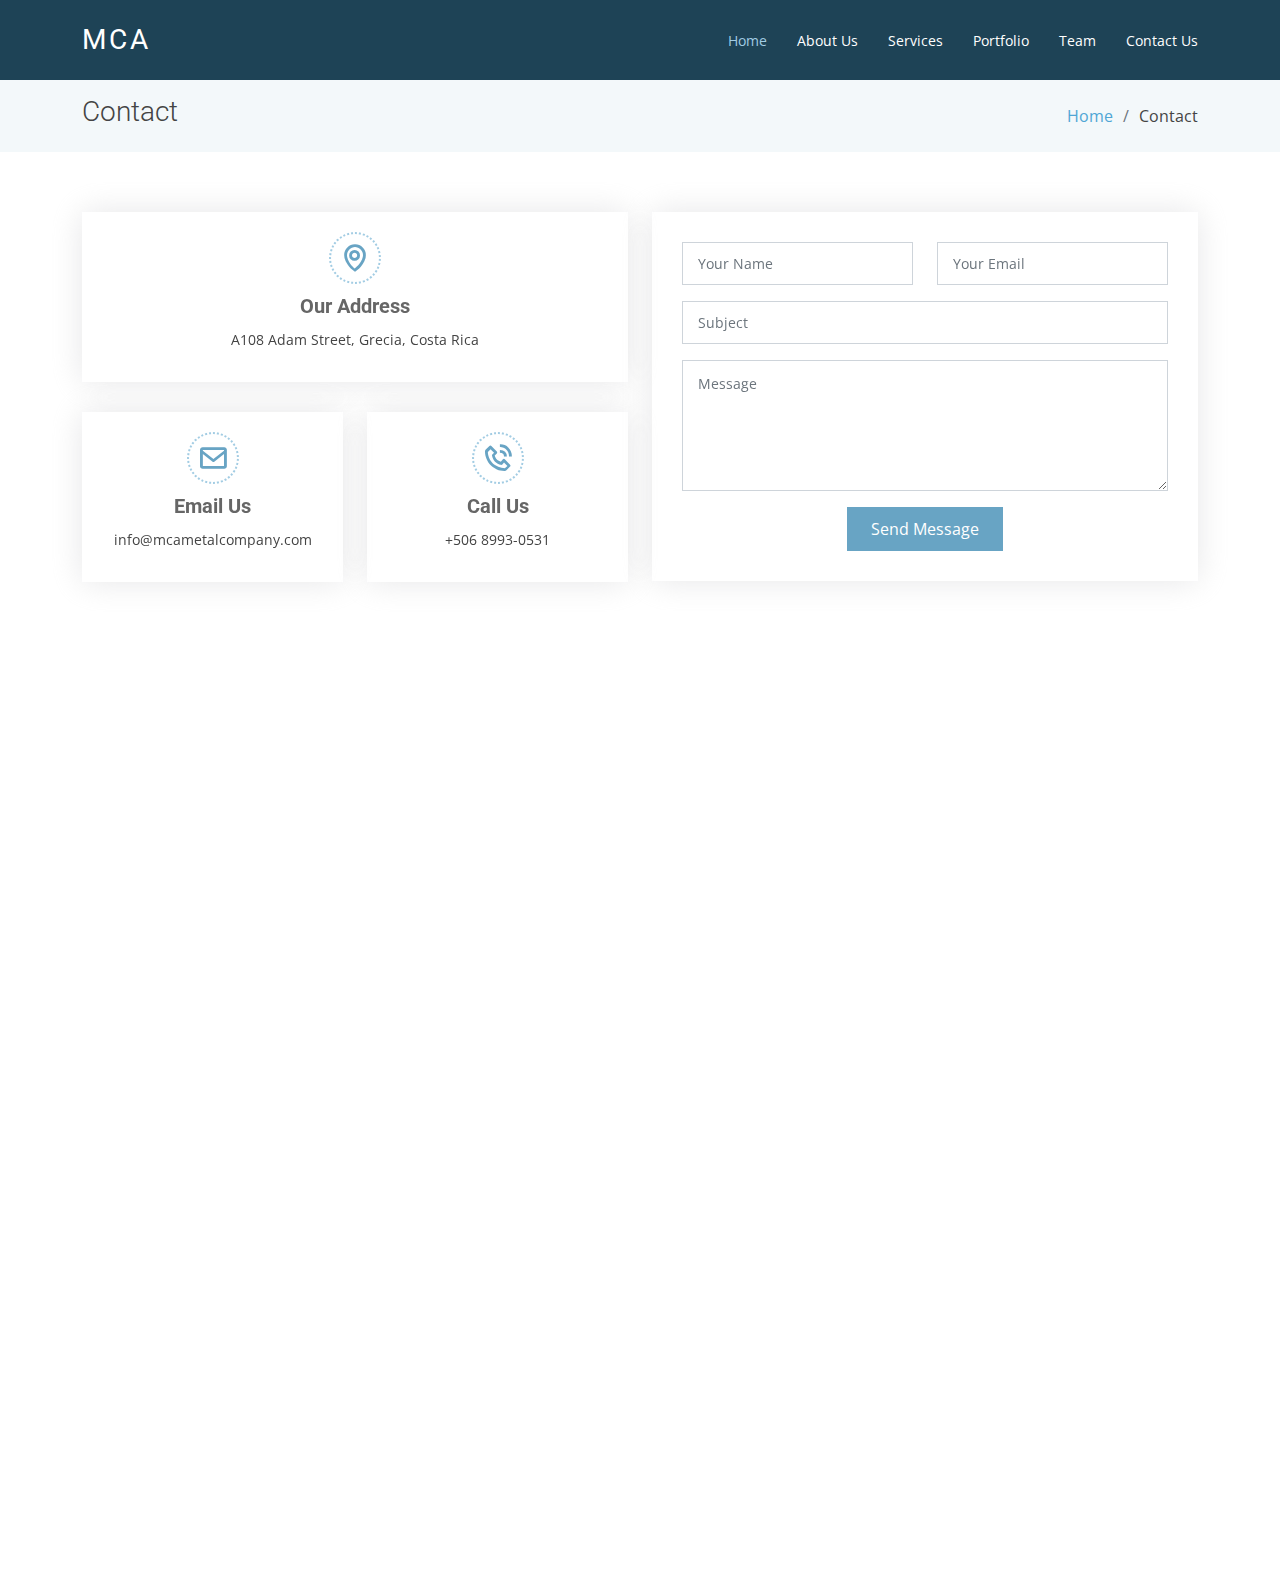
<file: pages/contact.html>
<!DOCTYPE html>
<html lang="en">

<head>
  <meta charset="utf-8">
  <meta content="width=device-width, initial-scale=1.0" name="viewport">

  <title>Contact - Moderna Bootstrap Template</title>
  <meta content="" name="description">
  <meta content="" name="keywords">

  <!-- Favicons -->
  <link href="../assets/img/favicon.png" rel="icon">
  <link href="../assets/img/apple-touch-icon.png" rel="apple-touch-icon">

  <!-- Google Fonts -->
  <link
    href="https://fonts.googleapis.com/css?family=Open+Sans:300,300i,400,400i,600,600i,700,700i|Roboto:300,300i,400,400i,500,500i,700,700i&display=swap"
    rel="stylesheet">

  <!-- Vendor CSS Files -->
  <link href="../assets/vendor/animate.css/animate.min.css" rel="stylesheet">
  <link href="../assets/vendor/aos/aos.css" rel="stylesheet">
  <link href="../assets/vendor/bootstrap/css/bootstrap.min.css" rel="stylesheet">
  <link href="../assets/vendor/bootstrap-icons/bootstrap-icons.css" rel="stylesheet">
  <link href="../assets/vendor/boxicons/css/boxicons.min.css" rel="stylesheet">
  <link href="../assets/vendor/glightbox/css/glightbox.min.css" rel="stylesheet">
  <link href="../assets/vendor/swiper/swiper-bundle.min.css" rel="stylesheet">

  <!-- Template Main CSS File -->
  <link href="../assets/css/style.css" rel="stylesheet">

  <!-- =======================================================
  * Template Name: Moderna
  * Updated: Mar 10 2023 with Bootstrap v5.2.3
  * Template URL: https://bootstrapmade.com/free-bootstrap-template-corporate-moderna/
  * Author: BootstrapMade.com
  * License: https://bootstrapmade.com/license/
  ======================================================== -->
</head>

<body>

  <!-- ======= Header ======= -->
  <header id="header" class="fixed-top d-flex align-items-center ">
    <div class="container d-flex justify-content-between align-items-center">

      <div class="logo">
        <h1 class="text-light"><a href="../index.html"><span>MCA</span></a></h1>
        <!-- Uncomment below if you prefer to use an image logo -->
        <!-- <a href="../index.html"><img src="../assets/img/logo.png" alt="" class="img-fluid"></a>-->
      </div>

      <!-- .navbar -->
      <nav id="navbar" class="navbar">
        <ul>
          <li><a class="active " href="../index.html">Home</a></li>
          <li><a href="../pages/about.html">About Us</a></li>
          <li><a href="../pages/services.html">Services</a></li>
          <li><a href="../pages/portfolio.html">Portfolio</a></li>
          <li><a href="../pages/team.html">Team</a></li>
          <li><a href="../pages/contact.html">Contact Us</a></li>
        </ul>
        <i class="bi bi-list mobile-nav-toggle"></i>
      </nav><!-- .navbar -->

    </div>
  </header><!-- End Header -->

  <main id="main">

    <!-- ======= Contact Section ======= -->
    <section class="breadcrumbs">
      <div class="container">

        <div class="d-flex justify-content-between align-items-center">
          <h2>Contact</h2>
          <ol>
            <li><a href="../index.html">Home</a></li>
            <li>Contact</li>
          </ol>
        </div>

      </div>
    </section><!-- End Contact Section -->

    <!-- ======= Contact Section ======= -->
    <section class="contact" data-aos="fade-up" data-aos-easing="ease-in-out" data-aos-duration="500">
      <div class="container">

        <div class="row">

          <div class="col-lg-6">

            <div class="row">
              <div class="col-md-12">
                <div class="info-box">
                  <i class="bx bx-map"></i>
                  <h3>Our Address</h3>
                  <p>A108 Adam Street, Grecia, Costa Rica</p>
                </div>
              </div>
              <div class="col-md-6">
                <div class="info-box">
                  <i class="bx bx-envelope"></i>
                  <h3>Email Us</h3>
                  <p>info@mcametalcompany.com</p>
                </div>
              </div>
              <div class="col-md-6">
                <div class="info-box">
                  <i class="bx bx-phone-call"></i>
                  <h3>Call Us</h3>
                  <p>+506 8993-0531<br></p>
                </div>
              </div>
            </div>

          </div>

          <div class="col-lg-6">
            <form action="forms/contact.php" method="post" role="form" class="php-email-form">
              <div class="row">
                <div class="col-md-6 form-group">
                  <input type="text" name="name" class="form-control" id="name" placeholder="Your Name" required>
                </div>
                <div class="col-md-6 form-group mt-3 mt-md-0">
                  <input type="email" class="form-control" name="email" id="email" placeholder="Your Email" required>
                </div>
              </div>
              <div class="form-group mt-3">
                <input type="text" class="form-control" name="subject" id="subject" placeholder="Subject" required>
              </div>
              <div class="form-group mt-3">
                <textarea class="form-control" name="message" rows="5" placeholder="Message" required></textarea>
              </div>
              <div class="my-3">
                <div class="loading">Loading</div>
                <div class="error-message"></div>
                <div class="sent-message">Your message has been sent. Thank you!</div>
              </div>
              <div class="text-center"><button type="submit">Send Message</button></div>
            </form>
          </div>

        </div>

      </div>
    </section><!-- End Contact Section -->

    <!-- ======= Map Section ======= -->
    <section class="map mt-2">
      <div class="container-fluid p-0">
        <iframe
          src="https://www.google.com/maps/embed?pb=!1m18!1m12!1m3!1d15713.14881861654!2d-84.32221416553195!3d10.075536761626187!2m3!1f0!2f0!3f0!3m2!1i1024!2i768!4f13.1!3m3!1m2!1s0x8fa05856e7d0996d%3A0x6bccc3b8a9ecc98b!2sProvincia%20de%20Alajuela%2C%20Grecia!5e0!3m2!1ses!2scr!4v1679155398322!5m2!1ses!2scr"
          width="600" height="450" style="border:0;" allowfullscreen="" loading="lazy"
          referrerpolicy="no-referrer-when-downgrade"></iframe>
      </div>
    </section><!-- End Map Section -->

  </main><!-- End #main -->

  <!-- ======= Footer ======= -->
  <footer id="footer" data-aos="fade-up" data-aos-easing="ease-in-out" data-aos-duration="500">
    <div class="footer-top">
      <div class="container">
        <div class="row">

          <div class="col-lg-3 col-md-6 footer-links">
            <h4>Our Newsletter</h4>
            <p>If you want to receive updates about our new products, subscribe here</p>
            <a href="../pages/register.html"> <button id="btnRegister" type="submit"
              class="btn btn-secondary mb-3">Confirm identity</button></a>
          </div>

          <div class="col-lg-3 col-md-6 footer-links">
            <h4>Useful Links</h4>
            <ul>
              <li><i class="bx bx-chevron-right"></i> <a href="../index.html">Home</a></li>
              <li><i class="bx bx-chevron-right"></i> <a href="#features">About us</a></li>
              <li><i class="bx bx-chevron-right"></i> <a href="../pages/services.html">Services</a></li>
            </ul>
          </div>

          <div class="col-lg-3 col-md-6 footer-contact">
            <h4>Contact Us</h4>
            <p>
              A108 Adam Street <br>
              Grecia<br>
              Costa Rica <br><br>
              <strong>Phone:</strong> +506 8993-0531<br>
              <strong>Email:</strong> info@mcametalcompany.com<br>
            </p>

          </div>

          <div class="col-lg-3 col-md-6 footer-info">
            <h3>About this page</h3>
            <p>On this page, you will find information about the MCA company, its services, and the characteristics of
              why it is the best.</p>
            <div class="social-links mt-3">
              <a href="#" class="twitter"><i class="bx bxl-twitter"></i></a>
              <a href="#" class="facebook"><i class="bx bxl-facebook"></i></a>
              <a href="#" class="instagram"><i class="bx bxl-instagram"></i></a>
              <a href="#" class="linkedin"><i class="bx bxl-linkedin"></i></a>
            </div>
          </div>

        </div>
      </div>
    </div>

    <div class="container">
      <div class="copyright">
        &copy; Copyright <strong><span>Support Center</span></strong>. All Rights Reserved
      </div>
      <div class="credits">
        <!-- All the links in the footer should remain intact. -->
        <!-- You can delete the links only if you purchased the pro version. -->
        <!-- Licensing information: https://bootstrapmade.com/license/ -->
        <!-- Purchase the pro version with working PHP/AJAX contact form: https://bootstrapmade.com/free-bootstrap-template-corporate-moderna/ -->
        Designed by <a href="https://bootstrapmade.com/">Joselito Carranza</a>
      </div>
    </div>
  </footer><!-- End Footer -->

  <a href="#" class="back-to-top d-flex align-items-center justify-content-center"><i
      class="bi bi-arrow-up-short"></i></a>

  <!-- Vendor JS Files -->
  <script src="../assets/vendor/purecounter/purecounter_vanilla.js"></script>
  <script src="../assets/vendor/aos/aos.js"></script>
  <script src="../assets/vendor/bootstrap/js/bootstrap.bundle.min.js"></script>
  <script src="../assets/vendor/glightbox/js/glightbox.min.js"></script>
  <script src="../assets/vendor/isotope-layout/isotope.pkgd.min.js"></script>
  <script src="../assets/vendor/swiper/swiper-bundle.min.js"></script>
  <script src="../assets/vendor/waypoints/noframework.waypoints.js"></script>
  <script src="../assets/vendor/php-email-form/validate.js"></script>

  <!-- Template Main JS File -->
  <script src="../assets/js/main.js"></script>

</body>

</html>
</file>
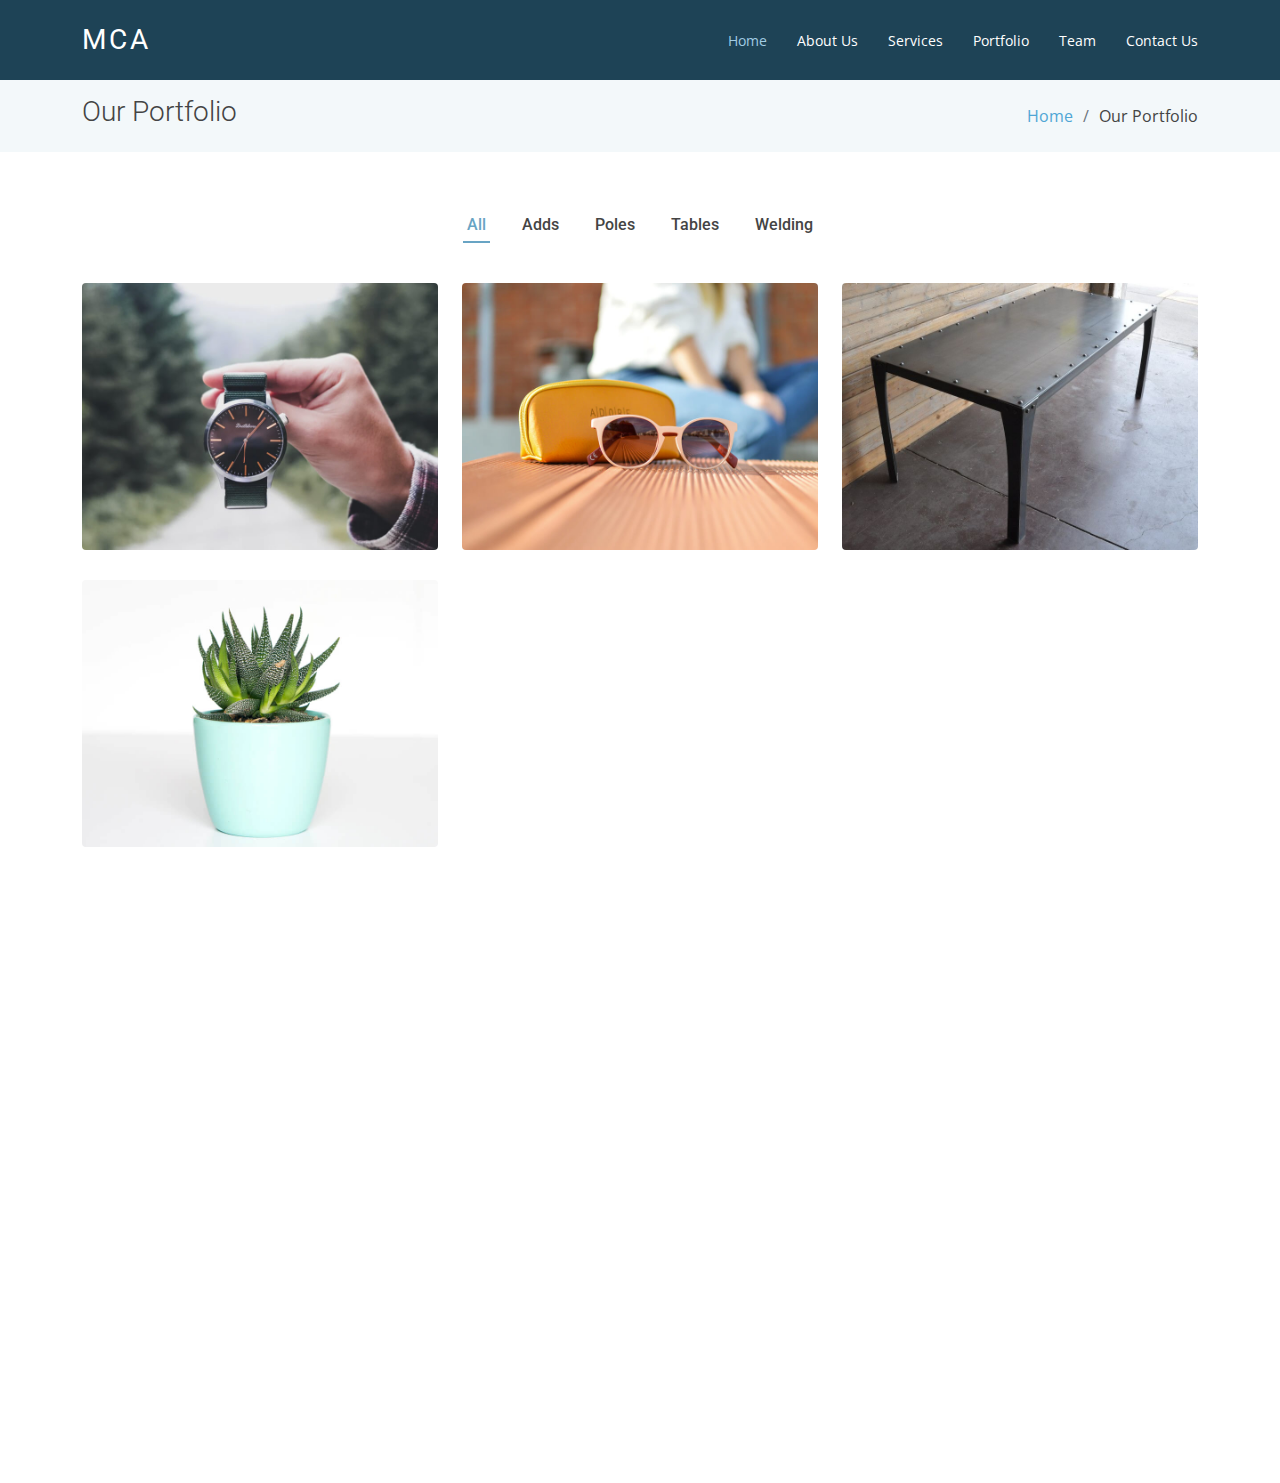
<file: pages/portfolio.html>
<!DOCTYPE html>
<html lang="en">

<head>
  <meta charset="utf-8">
  <meta content="width=device-width, initial-scale=1.0" name="viewport">

  <title>Portfolio - MCA</title>
  <meta content="" name="description">
  <meta content="" name="keywords">

  <!-- Favicons -->
  <link href="../assets/img/favicon.png" rel="icon">
  <link href="../assets/img/apple-touch-icon.png" rel="apple-touch-icon">

  <!-- Google Fonts -->
  <link
    href="https://fonts.googleapis.com/css?family=Open+Sans:300,300i,400,400i,600,600i,700,700i|Roboto:300,300i,400,400i,500,500i,700,700i&display=swap"
    rel="stylesheet">

  <!-- Vendor CSS Files -->
  <link href="../assets/vendor/animate.css/animate.min.css" rel="stylesheet">
  <link href="../assets/vendor/aos/aos.css" rel="stylesheet">
  <link href="../assets/vendor/bootstrap/css/bootstrap.min.css" rel="stylesheet">
  <link href="../assets/vendor/bootstrap-icons/bootstrap-icons.css" rel="stylesheet">
  <link href="../assets/vendor/boxicons/css/boxicons.min.css" rel="stylesheet">
  <link href="../assets/vendor/glightbox/css/glightbox.min.css" rel="stylesheet">
  <link href="../assets/vendor/swiper/swiper-bundle.min.css" rel="stylesheet">

  <!-- Template Main CSS File -->
  <link href="../assets/css/style.css" rel="stylesheet">

  <!-- =======================================================
  * Template Name: Moderna
  * Updated: Mar 10 2023 with Bootstrap v5.2.3
  * Template URL: https://bootstrapmade.com/free-bootstrap-template-corporate-moderna/
  * Author: BootstrapMade.com
  * License: https://bootstrapmade.com/license/
  ======================================================== -->
</head>

<body>

  <!-- ======= Header ======= -->
  <header id="header" class="fixed-top d-flex align-items-center ">
    <div class="container d-flex justify-content-between align-items-center">

      <div class="logo">
        <h1 class="text-light"><a href="../../index.html"><span>MCA</span></a></h1>
        <!-- Uncomment below if you prefer to use an image logo -->
        <!-- <a href="../../index.html"><img src="../assets/img/logo.png" alt="" class="img-fluid"></a>-->
      </div>

      <!-- .navbar -->
      <nav id="navbar" class="navbar">
        <ul>
          <li><a class="active " href="../../index.html">Home</a></li>
          <li><a href="../pages/about.html">About Us</a></li>
          <li><a href="../pages/services.html">Services</a></li>
          <li><a href="../pages/portfolio.html">Portfolio</a></li>
          <li><a href="../pages/team.html">Team</a></li>
          <li><a href="../pages/contact.html">Contact Us</a></li>
        </ul>
        <i class="bi bi-list mobile-nav-toggle"></i>
      </nav><!-- .navbar -->

    </div>
  </header><!-- End Header -->

  <main id="main">

    <!-- ======= Our Portfolio Section ======= -->
    <section class="breadcrumbs">
      <div class="container">

        <div class="d-flex justify-content-between align-items-center">
          <h2>Our Portfolio</h2>
          <ol>
            <li><a href="../index.html">Home</a></li>
            <li>Our Portfolio</li>
          </ol>
        </div>

      </div>
    </section><!-- End Our Portfolio Section -->

    <!-- ======= Portfolio Section ======= -->
    <section class="portfolio">
      <div class="container">

        <div class="row">
          <div class="col-lg-12">
            <ul id="portfolio-flters">
              <li data-filter="*" class="filter-active">All</li>
              <li data-filter=".filter-adds">Adds</li>
              <li data-filter=".filter-poles">Poles</li>
              <li data-filter=".filter-table">Tables</li>
              <li data-filter=".filter-welding">Welding</li>

            </ul>
          </div>
        </div>

        <div class="row portfolio-container" data-aos="fade-up" data-aos-easing="ease-in-out" data-aos-duration="500">

          <!-- ======= Portfolio Adds Section ======= -->

          <div class="col-lg-4 col-md-6 portfolio-wrap filter-adds">
            <div class="portfolio-item">
              <img src="../assets/img/portfolio/portfolio-2.jpg" class="img-fluid" alt="">
              <div class="portfolio-info">
                <h3>Adds</h3>
                <div>
                  <a href="../assets/img/portfolio/portfolio-2.jpg" data-gallery="portfolioGallery"
                    class="portfolio-lightbox" title="Adds: "><i class="bx bx-plus" style="font-size: 100px;"></i></a>
                </div>
              </div>
            </div>
          </div>
          <!-- ======= Portfolio Adds Section ======= -->

          <!-- ======= Portfolio Poles Section ======= -->

          <div class="col-lg-4 col-md-6 portfolio-wrap filter-poles">
            <div class="portfolio-item">
              <img src="../assets/img/portfolio/portfolio-3.jpg" class="img-fluid" alt="">
              <div class="portfolio-info">
                <h3>Poles</h3>
                <div>
                  <a href="../assets/img/portfolio/portfolio-3.jpg" data-gallery="portfolioGallery"
                    class="portfolio-lightbox" title="Poles: "><i class="bx bx-plus" style="font-size: 100px;"></i></a>
                </div>
              </div>
            </div>
          </div>

          <!-- ======= Portfolio Poles Section ======= -->

          <!-- ======= Portfolio table Section ======= -->

          <div class="col-lg-4 col-md-6 portfolio-wrap filter-table">
            <div class="portfolio-item">
              <img src="../assets/img/portfolio/portfolio-table-1.jpg" class="img-fluid" alt="">
              <div class="portfolio-info">
                <h3>Table</h3>
                <div>
                  <a href="../assets/img/portfolio/portfolio-table-1.jpg" data-gallery="portfolioGallery"
                    class="portfolio-lightbox" title="Table: Custom Tables for specific industrial applications."><i
                      class="bx bx-plus" style="font-size: 100px;"></i></a>
                </div>
              </div>
            </div>
          </div>


          <!-- ======= Portfolio table Section ======= -->

          <!-- ======= Portfolio Welding Section ======= -->

          <div class="col-lg-4 col-md-6 portfolio-wrap filter-welding">
            <div class="portfolio-item">
              <img src="../assets/img/portfolio/portfolio-4.jpg" class="img-fluid" alt="">
              <div class="portfolio-info">
                <h3>Welding</h3>
                <div>
                  <a href="../assets/img/portfolio/portfolio-4.jpg" data-gallery="portfolioGallery"
                    class="portfolio-lightbox" title="Welding:"><i class="bx bx-plus" style="font-size: 100px;"></i></a>
                </div>
              </div>
            </div>
          </div>

          <!-- ======= Portfolio Welding Section ======= -->
        </div>
      </div>
    </section><!-- End Portfolio Section -->

  </main><!-- End #main -->

  <!-- ======= Footer ======= -->
  <footer id="footer" data-aos="fade-up" data-aos-easing="ease-in-out" data-aos-duration="500">
    <div class="footer-top">
      <div class="container">
        <div class="row">

          <div class="col-lg-3 col-md-6 footer-links">
            <h4>Our Newsletter</h4>
            <p>If you want to receive updates about our new products, subscribe here</p>
            <a href="../pages/register.html"> <button id="btnRegister" type="submit"
              class="btn btn-secondary mb-3">Confirm identity</button></a>
          </div>

          <div class="col-lg-3 col-md-6 footer-links">
            <h4>Useful Links</h4>
            <ul>
              <li><i class="bx bx-chevron-right"></i> <a href="../../index.html">Home</a></li>
              <li><i class="bx bx-chevron-right"></i> <a href="#features">About us</a></li>
              <li><i class="bx bx-chevron-right"></i> <a href="../pages/services.html">Services</a></li>
            </ul>
          </div>

          <div class="col-lg-3 col-md-6 footer-contact">
            <h4>Contact Us</h4>
            <p>
              A108 Adam Street <br>
              Grecia<br>
              Costa Rica <br><br>
              <strong>Phone:</strong> +506 8993-0531<br>
              <strong>Email:</strong> info@mcametalcompany.com<br>
            </p>

          </div>

          <div class="col-lg-3 col-md-6 footer-info">
            <h3>About this page</h3>
            <p>On this page, you will find information about the MCA company, its services, and the characteristics of
              why it is the best.</p>
            <div class="social-links mt-3">
              <a href="#" class="twitter"><i class="bx bxl-twitter"></i></a>
              <a href="#" class="facebook"><i class="bx bxl-facebook"></i></a>
              <a href="#" class="instagram"><i class="bx bxl-instagram"></i></a>
              <a href="#" class="linkedin"><i class="bx bxl-linkedin"></i></a>
            </div>
          </div>

        </div>
      </div>
    </div>

    <div class="container">
      <div class="copyright">
        &copy; Copyright <strong><span>Support Center</span></strong>. All Rights Reserved
      </div>
      <div class="credits">
        <!-- All the links in the footer should remain intact. -->
        <!-- You can delete the links only if you purchased the pro version. -->
        <!-- Licensing information: https://bootstrapmade.com/license/ -->
        <!-- Purchase the pro version with working PHP/AJAX contact form: https://bootstrapmade.com/free-bootstrap-template-corporate-moderna/ -->
        Designed by <a href="https://bootstrapmade.com/">Joselito Carranza</a>
      </div>
    </div>
  </footer><!-- End Footer -->

  <a href="#" class="back-to-top d-flex align-items-center justify-content-center"><i
      class="bi bi-arrow-up-short"></i></a>

  <!-- Vendor JS Files -->
  <script src="../assets/vendor/purecounter/purecounter_vanilla.js"></script>
  <script src="../assets/vendor/aos/aos.js"></script>
  <script src="../assets/vendor/bootstrap/js/bootstrap.bundle.min.js"></script>
  <script src="../assets/vendor/glightbox/js/glightbox.min.js"></script>
  <script src="../assets/vendor/isotope-layout/isotope.pkgd.min.js"></script>
  <script src="../assets/vendor/swiper/swiper-bundle.min.js"></script>
  <script src="../assets/vendor/waypoints/noframework.waypoints.js"></script>
  <script src="../assets/vendor/php-email-form/validate.js"></script>

  <!-- Template Main JS File -->
  <script src="../assets/js/main.js"></script>

</body>

</html>
</file>
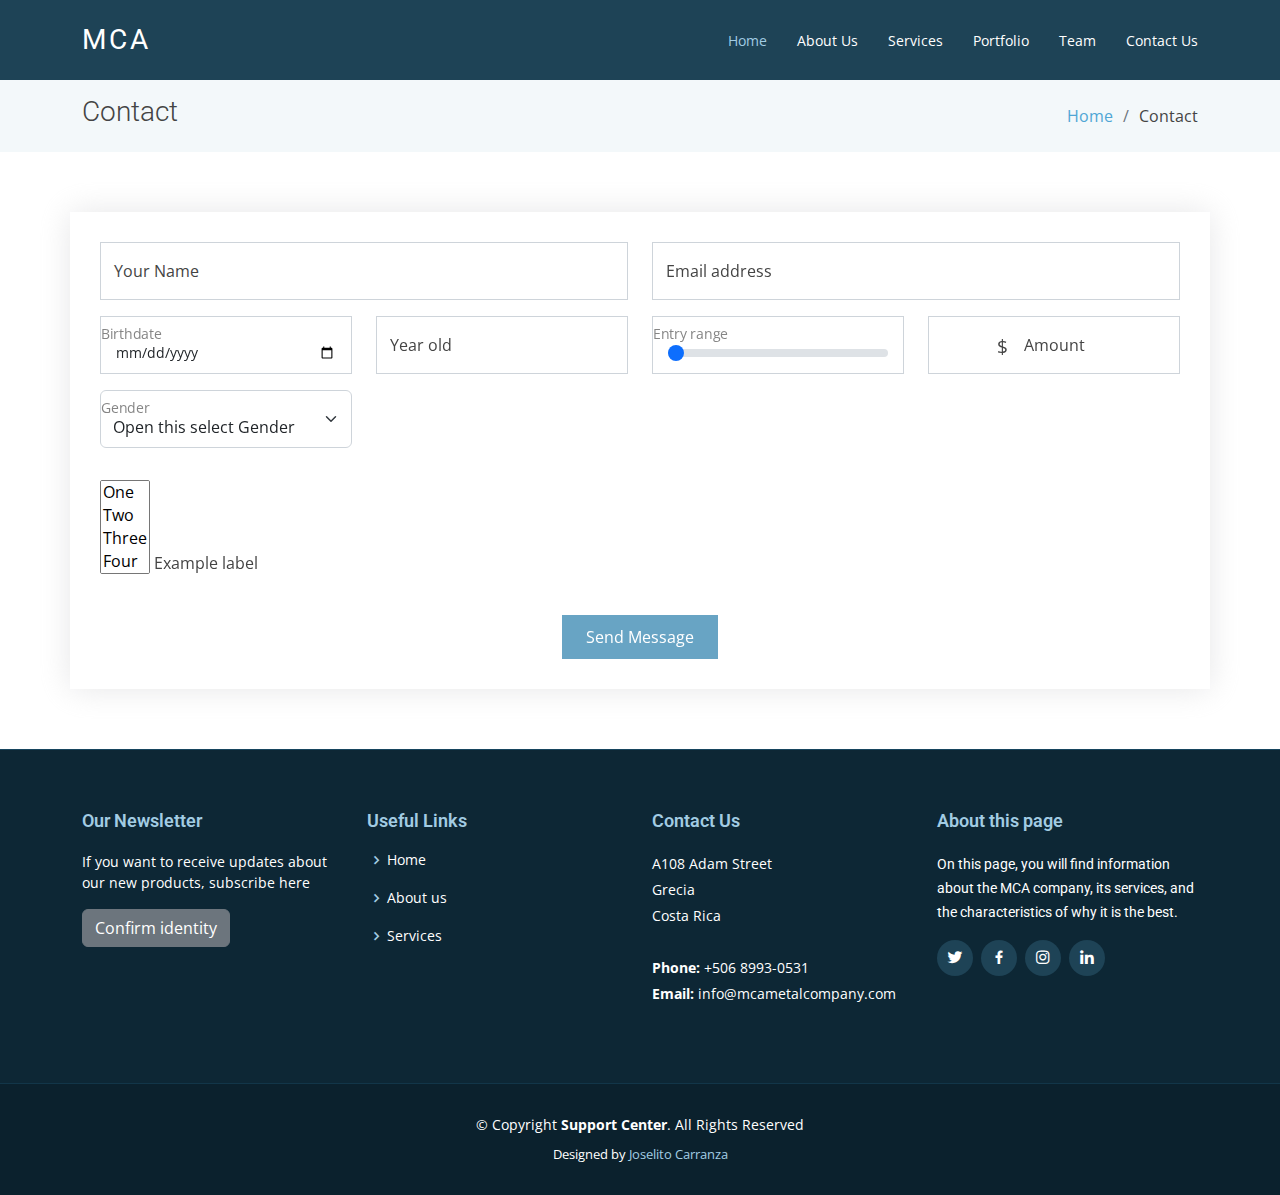
<file: pages/register.html>
<!DOCTYPE html>
<html lang="en">

<head>
    <meta charset="utf-8">
    <meta content="width=device-width, initial-scale=1.0" name="viewport">

    <title>Contact - Moderna Bootstrap Template</title>
    <meta content="" name="description">
    <meta content="" name="keywords">

    <!-- Favicons -->
    <link href="../assets/img/favicon.png" rel="icon">
    <link href="../assets/img/apple-touch-icon.png" rel="apple-touch-icon">

    <!-- Google Fonts -->
    <link
        href="https://fonts.googleapis.com/css?family=Open+Sans:300,300i,400,400i,600,600i,700,700i|Roboto:300,300i,400,400i,500,500i,700,700i&display=swap"
        rel="stylesheet">

    <!-- Vendor CSS Files -->
    <link href="../assets/vendor/animate.css/animate.min.css" rel="stylesheet">
    <link href="../assets/vendor/aos/aos.css" rel="stylesheet">
    <link href="../assets/vendor/bootstrap/css/bootstrap.min.css" rel="stylesheet">
    <link href="../assets/vendor/bootstrap-icons/bootstrap-icons.css" rel="stylesheet">
    <link href="../assets/vendor/boxicons/css/boxicons.min.css" rel="stylesheet">
    <link href="../assets/vendor/glightbox/css/glightbox.min.css" rel="stylesheet">
    <link href="../assets/vendor/swiper/swiper-bundle.min.css" rel="stylesheet">

    <!-- Template Main CSS File -->
    <link href="../assets/css/style.css" rel="stylesheet">

    <!-- =======================================================
  * Template Name: Moderna
  * Updated: Mar 10 2023 with Bootstrap v5.2.3
  * Template URL: https://bootstrapmade.com/free-bootstrap-template-corporate-moderna/
  * Author: BootstrapMade.com
  * License: https://bootstrapmade.com/license/
  ======================================================== -->
</head>

<body>

    <!-- ======= Header ======= -->
    <header id="header" class="fixed-top d-flex align-items-center ">
        <div class="container d-flex justify-content-between align-items-center">

            <div class="logo">
                <h1 class="text-light"><a href="../index.html"><span>MCA</span></a></h1>
                <!-- Uncomment below if you prefer to use an image logo -->
                <!-- <a href="../index.html"><img src="../assets/img/logo.png" alt="" class="img-fluid"></a>-->
            </div>

            <!-- .navbar -->
            <nav id="navbar" class="navbar">
                <ul>
                    <li><a class="active " href="../index.html">Home</a></li>
                    <li><a href="../pages/about.html">About Us</a></li>
                    <li><a href="../pages/services.html">Services</a></li>
                    <li><a href="../pages/portfolio.html">Portfolio</a></li>
                    <li><a href="../pages/team.html">Team</a></li>
                    <li><a href="../pages/contact.html">Contact Us</a></li>
                </ul>
                <i class="bi bi-list mobile-nav-toggle"></i>
            </nav><!-- .navbar -->

        </div>
    </header><!-- End Header -->

    <main id="main">

        <!-- ======= Contact Section ======= -->
        <section class="breadcrumbs">
            <div class="container">

                <div class="d-flex justify-content-between align-items-center">
                    <h2>Contact</h2>
                    <ol>
                        <li><a href="../index.html">Home</a></li>
                        <li>Contact</li>
                    </ol>
                </div>

            </div>
        </section><!-- End Contact Section -->

        <!-- ======= Contact Section ======= -->
        <section class="contact" data-aos="fade-up" data-aos-easing="ease-in-out" data-aos-duration="500">
            <div class="container">
                <div class="row">
                    <form action="forms/contact.php" method="post" role="form" class="php-email-form">
                        <div class="row">
                            <div class="form-floating mb-3 col-md-6 form-group">
                                <input type="text" class="form-control" id="floatingYourName" placeholder="Your Name"
                                    required>
                                <label style="padding-left: 25px;" for="floatingPassword">Your Name</label>
                            </div>
                            <div class="form-floating mb-3 col-md-6 form-group mt-3 mt-md-0">
                                <input type="email" class="form-control" id="floatingInput"
                                    placeholder="name@example.com" required>
                                <label style="padding-left: 25px;" for="floatingInput">Email address</label>
                            </div>
                            <div class="form-floating mb-3 col-md-3 form-group">
                                <input type="date" class="form-control" id="floatingBirthdate" placeholder="Your Name"
                                    required>
                                <label for="floatingPassword">Birthdate</label>
                            </div>
                            <div class="form-floating mb-3 col-md-3 form-group mt-3 mt-md-0">
                                <input type="text" class="form-control" id="floatingYearOld"
                                    placeholder="name@example.com" onkeyup="calcularEdad()" readonly>
                                <label style="padding-left: 25px;" for="floatingYearOld">Year old</label>
                            </div>
                            <div class="form-floating mb-3 col-md-3 form-group">
                                <input type="range" class="form-control form-range" min="1" max="100000" value="0"
                                    id="customRange" placeholder="Entry range" oninput="mostrarValor()" required>
                                <label id="customRangeLabel" for="customRange" class="form-label">Entry range</label>
                            </div>
                            <div class="form-floating mb-3 col-md-3 form-group">
                                <input type="text" class="form-control" id="customAmount" placeholder="Amount" readonly>
                                <label style="padding-left: 80px; font-size: larger;" id="AmountLabel"
                                    for="customAmount" class="form-label">$</label>
                                <label style="text-align: center;" id="customAmountLabel" for="customAmount"
                                    class="form-label">Amount</label>
                            </div>
                            <div class="form-floating mb-3 col-md-3 form-group">
                                <select id="Gender" class="form-select form-select mb-3" aria-label=".form-select-lg example">
                                    <option selected>Open this select Gender</option>
                                    <option value="1">Women</option>
                                    <option value="2">Man</option>
                                </select>
                                <label id="GenderLabel" for="Gender"
                                    class="form-label">Gender</label>
                            </div>

                            <div >
                                <select class="select" multiple>
                                    <option value="1">One</option>
                                    <option value="2">Two</option>
                                    <option value="3">Three</option>
                                    <option value="4">Four</option>
                                    <option value="5">Five</option>
                                  </select>
                                  <label class="form-label select-label">Example label</label>
                            </div>


                            <div class="my-3">
                                <div class="loading">Loading</div>
                                <div class="error-message"></div>
                                <div class="sent-message">Your message has been sent. Thank you!</div>
                            </div>
                            <div class="text-center"><button type="submit">Send Message</button></div>
                        </div>
                    </form>
                </div>
            </div>
        </section><!-- End Contact Section -->



    </main><!-- End #main -->

    <!-- ======= Footer ======= -->
    <footer id="footer" data-aos="fade-up" data-aos-easing="ease-in-out" data-aos-duration="500">
        <div class="footer-top">
            <div class="container">
                <div class="row">

                    <div class="col-lg-3 col-md-6 footer-links">
                        <h4>Our Newsletter</h4>
                        <p>If you want to receive updates about our new products, subscribe here</p>

                        <a href="../pages/register.html"> <button id="btnRegister" type="submit"
                                class="btn btn-secondary mb-3">Confirm identity</button></a>

                    </div>

                    <div class="col-lg-3 col-md-6 footer-links">
                        <h4>Useful Links</h4>
                        <ul>
                            <li><i class="bx bx-chevron-right"></i> <a href="../index.html">Home</a></li>
                            <li><i class="bx bx-chevron-right"></i> <a href="#features">About us</a></li>
                            <li><i class="bx bx-chevron-right"></i> <a href="../pages/services.html">Services</a></li>
                        </ul>
                    </div>

                    <div class="col-lg-3 col-md-6 footer-contact">
                        <h4>Contact Us</h4>
                        <p>
                            A108 Adam Street <br>
                            Grecia<br>
                            Costa Rica <br><br>
                            <strong>Phone:</strong> +506 8993-0531<br>
                            <strong>Email:</strong> info@mcametalcompany.com<br>
                        </p>

                    </div>

                    <div class="col-lg-3 col-md-6 footer-info">
                        <h3>About this page</h3>
                        <p>On this page, you will find information about the MCA company, its services, and the
                            characteristics of
                            why it is the best.</p>
                        <div class="social-links mt-3">
                            <a href="#" class="twitter"><i class="bx bxl-twitter"></i></a>
                            <a href="#" class="facebook"><i class="bx bxl-facebook"></i></a>
                            <a href="#" class="instagram"><i class="bx bxl-instagram"></i></a>
                            <a href="#" class="linkedin"><i class="bx bxl-linkedin"></i></a>
                        </div>
                    </div>

                </div>
            </div>
        </div>

        <div class="container">
            <div class="copyright">
                &copy; Copyright <strong><span>Support Center</span></strong>. All Rights Reserved
            </div>
            <div class="credits">
                <!-- All the links in the footer should remain intact. -->
                <!-- You can delete the links only if you purchased the pro version. -->
                <!-- Licensing information: https://bootstrapmade.com/license/ -->
                <!-- Purchase the pro version with working PHP/AJAX contact form: https://bootstrapmade.com/free-bootstrap-template-corporate-moderna/ -->
                Designed by <a href="https://bootstrapmade.com/">Joselito Carranza</a>
            </div>
        </div>
    </footer><!-- End Footer -->

    <a href="#" class="back-to-top d-flex align-items-center justify-content-center"><i
            class="bi bi-arrow-up-short"></i></a>

    <!-- Vendor JS Files -->
    <script src="../assets/vendor/purecounter/purecounter_vanilla.js"></script>
    <script src="../assets/vendor/aos/aos.js"></script>
    <script src="../assets/vendor/bootstrap/js/bootstrap.bundle.min.js"></script>
    <script src="../assets/vendor/glightbox/js/glightbox.min.js"></script>
    <script src="../assets/vendor/isotope-layout/isotope.pkgd.min.js"></script>
    <script src="../assets/vendor/swiper/swiper-bundle.min.js"></script>
    <script src="../assets/vendor/waypoints/noframework.waypoints.js"></script>
    <script src="../assets/vendor/php-email-form/validate.js"></script>

    <!-- Template Main JS File -->
    <script src="../assets/js/main.js"></script>

</body>

</html>
</file>
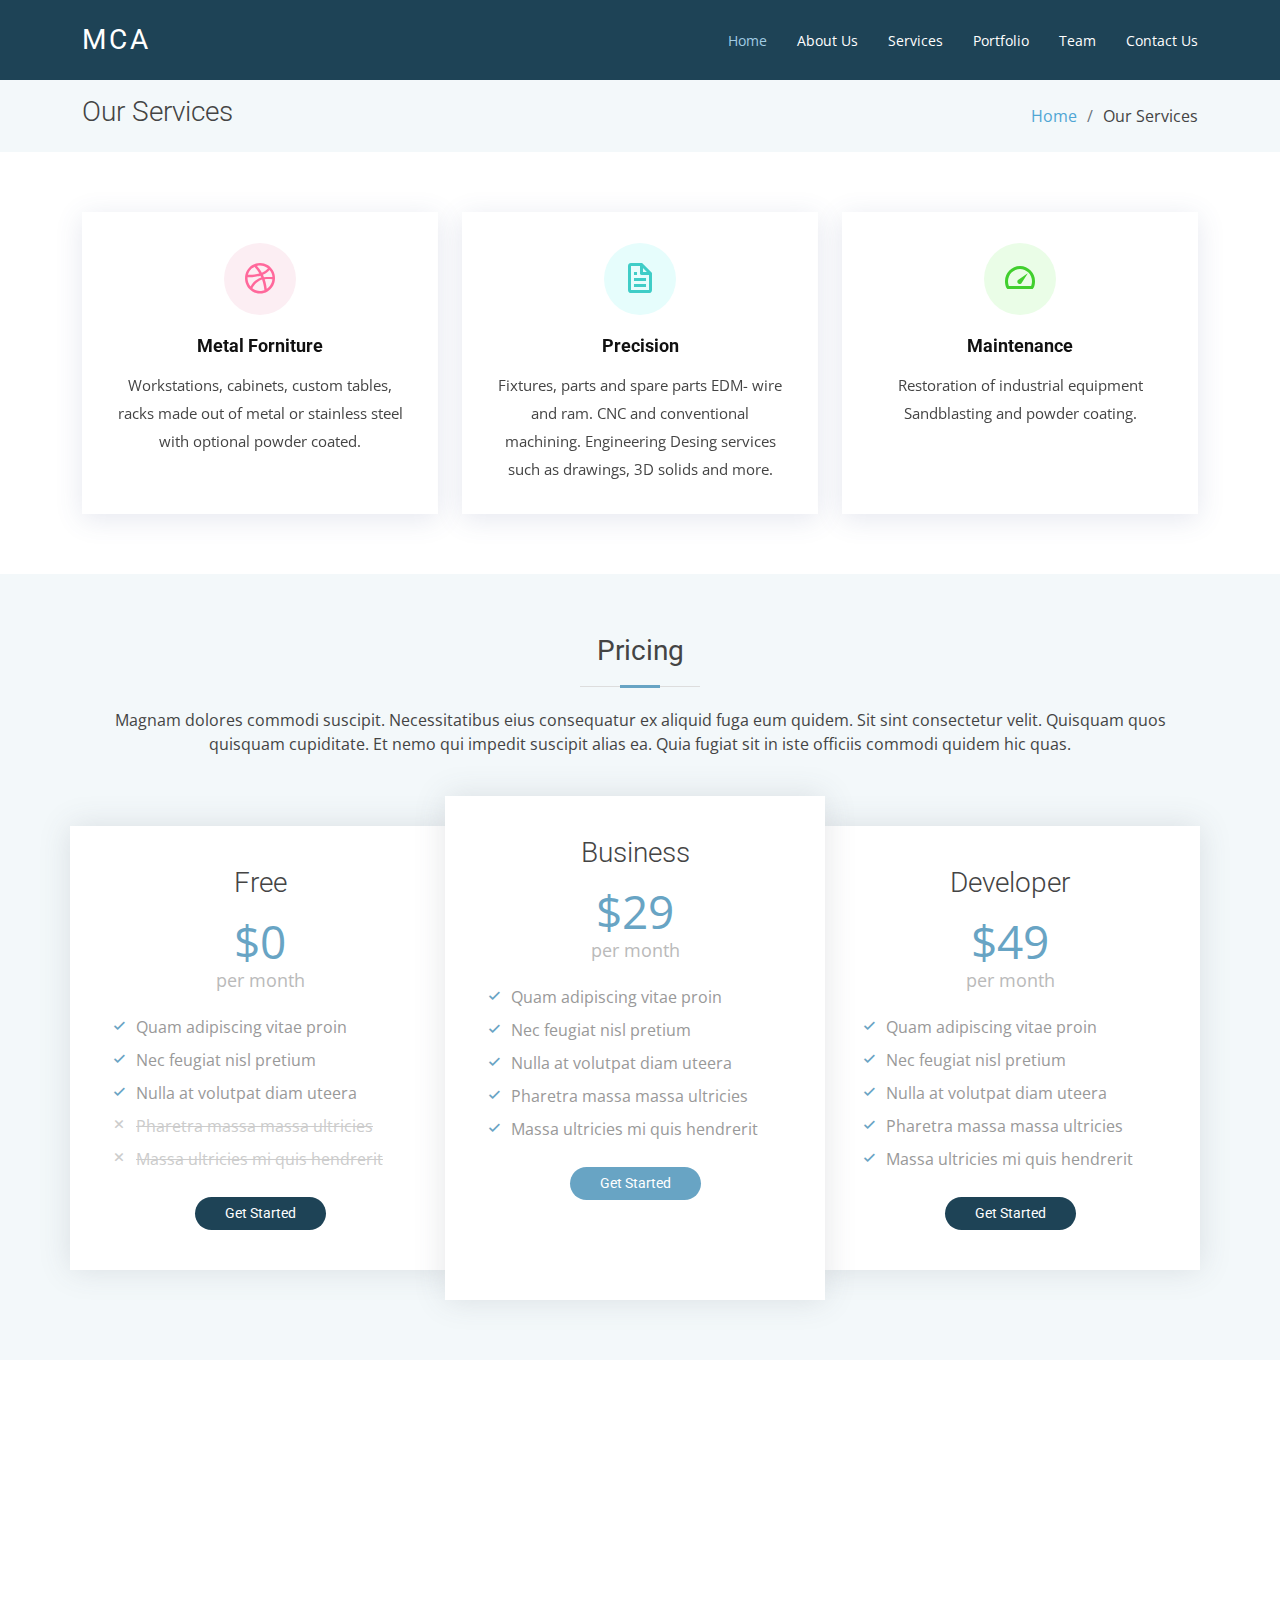
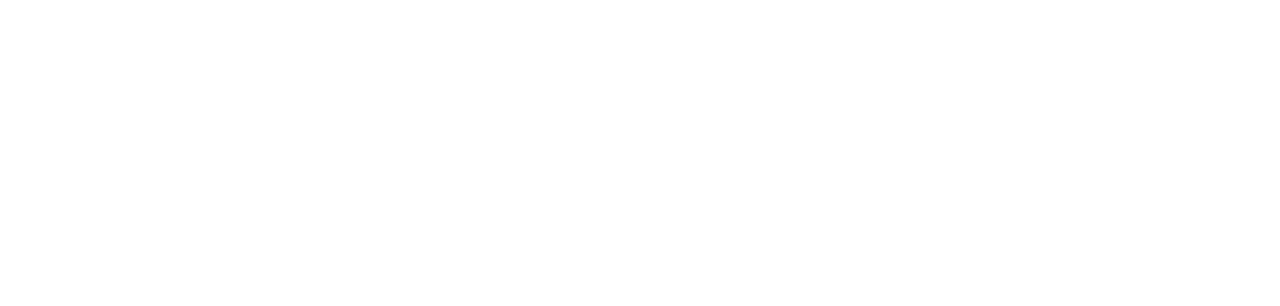
<file: pages/services.html>
<!DOCTYPE html>
<html lang="en">

<head>
  <meta charset="utf-8">
  <meta content="width=device-width, initial-scale=1.0" name="viewport">

  <title>Services - MCA</title>
  <meta content="" name="description">
  <meta content="" name="keywords">

  <!-- Favicons -->
  <link href="../assets/img/favicon.png" rel="icon">
  <link href="../assets/img/apple-touch-icon.png" rel="apple-touch-icon">

  <!-- Google Fonts -->
  <link
    href="https://fonts.googleapis.com/css?family=Open+Sans:300,300i,400,400i,600,600i,700,700i|Roboto:300,300i,400,400i,500,500i,700,700i&display=swap"
    rel="stylesheet">

  <!-- Vendor CSS Files -->
  <link href="../assets/vendor/animate.css/animate.min.css" rel="stylesheet">
  <link href="../assets/vendor/aos/aos.css" rel="stylesheet">
  <link href="../assets/vendor/bootstrap/css/bootstrap.min.css" rel="stylesheet">
  <link href="../assets/vendor/bootstrap-icons/bootstrap-icons.css" rel="stylesheet">
  <link href="../assets/vendor/boxicons/css/boxicons.min.css" rel="stylesheet">
  <link href="../assets/vendor/glightbox/css/glightbox.min.css" rel="stylesheet">
  <link href="../assets/vendor/swiper/swiper-bundle.min.css" rel="stylesheet">

  <!-- Template Main CSS File -->
  <link href="../assets/css/style.css" rel="stylesheet">

  <!-- =======================================================
  * Template Name: Moderna
  * Updated: Mar 10 2023 with Bootstrap v5.2.3
  * Template URL: https://bootstrapmade.com/free-bootstrap-template-corporate-moderna/
  * Author: BootstrapMade.com
  * License: https://bootstrapmade.com/license/
  ======================================================== -->
</head>

<body>

  <!-- ======= Header ======= -->
  <header id="header" class="fixed-top d-flex align-items-center ">
    <div class="container d-flex justify-content-between align-items-center">

      <div class="logo">
        <h1 class="text-light"><a href="../index.html"><span>MCA</span></a></h1>
        <!-- Uncomment below if you prefer to use an image logo -->
        <!-- <a href="../index.html"><img src="../assets/img/logo.png" alt="" class="img-fluid"></a>-->
      </div>

      <!-- .navbar -->
      <nav id="navbar" class="navbar">
        <ul>
          <li><a class="active " href="../index.html">Home</a></li>
          <li><a href="../pages/about.html">About Us</a></li>
          <li><a href="../pages/services.html">Services</a></li>
          <li><a href="../pages/portfolio.html">Portfolio</a></li>
          <li><a href="../pages/team.html">Team</a></li>
          <li><a href="../pages/contact.html">Contact Us</a></li>
        </ul>
        <i class="bi bi-list mobile-nav-toggle"></i>
      </nav><!-- .navbar -->

    </div>
  </header><!-- End Header -->

  <main id="main">

    <!-- ======= Our Services Section ======= -->
    <section class="breadcrumbs">
      <div class="container">

        <div class="d-flex justify-content-between align-items-center">
          <h2>Our Services</h2>
          <ol>
            <li><a href="../index.html">Home</a></li>
            <li>Our Services</li>
          </ol>
        </div>

      </div>
    </section><!-- End Our Services Section -->

    <!-- ======= Services Section ======= -->
    <section class="services">
      <div class="container">

        <div class="row">
          <div class="col-md-4 col-lg-4 d-flex align-items-stretch" data-aos="fade-up">
            <div class="icon-box icon-box-pink">
              <div class="icon"><i class="bx bxl-dribbble"></i></div>
              <h4 class="title"><a href="">Metal Forniture</a></h4>
              <p class="description">Workstations, cabinets, custom tables, racks made out of metal or stainless steel
                with optional powder coated.</p>
            </div>
          </div>

          <div class="col-md-4 col-lg-4 d-flex align-items-stretch" data-aos="fade-up" data-aos-delay="100">
            <div class="icon-box icon-box-cyan">
              <div class="icon"><i class="bx bx-file"></i></div>
              <h4 class="title"><a href="">Precision</a></h4>
              <p class="description">Fixtures, parts and spare parts EDM- wire and ram. CNC and conventional machining.
                Engineering Desing services such as drawings, 3D solids and more.</p>
            </div>
          </div>

          <div class="col-md-4 col-lg-4 d-flex align-items-stretch" data-aos="fade-up" data-aos-delay="200">
            <div class="icon-box icon-box-green">
              <div class="icon"><i class="bx bx-tachometer"></i></div>
              <h4 class="title"><a href="">Maintenance</a></h4>
              <p class="description">Restoration of industrial equipment Sandblasting and powder coating.</p>
            </div>
          </div>
        </div>

      </div>
    </section><!-- End Services Section -->


    <!-- ======= Pricing Section ======= -->
    <section class="pricing section-bg" data-aos="fade-up">
      <div class="container">

        <div class="section-title">
          <h2>Pricing</h2>
          <p>Magnam dolores commodi suscipit. Necessitatibus eius consequatur ex aliquid fuga eum quidem. Sit sint
            consectetur velit. Quisquam quos quisquam cupiditate. Et nemo qui impedit suscipit alias ea. Quia fugiat sit
            in iste officiis commodi quidem hic quas.</p>
        </div>

        <div class="row no-gutters">

          <div class="col-lg-4 box">
            <h3>Free</h3>
            <h4>$0<span>per month</span></h4>
            <ul>
              <li><i class="bx bx-check"></i> Quam adipiscing vitae proin</li>
              <li><i class="bx bx-check"></i> Nec feugiat nisl pretium</li>
              <li><i class="bx bx-check"></i> Nulla at volutpat diam uteera</li>
              <li class="na"><i class="bx bx-x"></i> <span>Pharetra massa massa ultricies</span></li>
              <li class="na"><i class="bx bx-x"></i> <span>Massa ultricies mi quis hendrerit</span></li>
            </ul>
            <a href="#" class="get-started-btn">Get Started</a>
          </div>

          <div class="col-lg-4 box featured">
            <h3>Business</h3>
            <h4>$29<span>per month</span></h4>
            <ul>
              <li><i class="bx bx-check"></i> Quam adipiscing vitae proin</li>
              <li><i class="bx bx-check"></i> Nec feugiat nisl pretium</li>
              <li><i class="bx bx-check"></i> Nulla at volutpat diam uteera</li>
              <li><i class="bx bx-check"></i> Pharetra massa massa ultricies</li>
              <li><i class="bx bx-check"></i> Massa ultricies mi quis hendrerit</li>
            </ul>
            <a href="#" class="get-started-btn">Get Started</a>
          </div>

          <div class="col-lg-4 box">
            <h3>Developer</h3>
            <h4>$49<span>per month</span></h4>
            <ul>
              <li><i class="bx bx-check"></i> Quam adipiscing vitae proin</li>
              <li><i class="bx bx-check"></i> Nec feugiat nisl pretium</li>
              <li><i class="bx bx-check"></i> Nulla at volutpat diam uteera</li>
              <li><i class="bx bx-check"></i> Pharetra massa massa ultricies</li>
              <li><i class="bx bx-check"></i> Massa ultricies mi quis hendrerit</li>
            </ul>
            <a href="#" class="get-started-btn">Get Started</a>
          </div>

        </div>

      </div>
    </section><!-- End Pricing Section -->

  </main><!-- End #main -->

  <!-- ======= Footer ======= -->
  <footer id="footer" data-aos="fade-up" data-aos-easing="ease-in-out" data-aos-duration="500">
    <div class="footer-top">
      <div class="container">
        <div class="row">

          <div class="col-lg-3 col-md-6 footer-links">
            <h4>Our Newsletter</h4>
            <p>If you want to receive updates about our new products, subscribe here</p>
            <button type="submit" class="btn btn-secondary mb-3">Confirm identity</button>
          </div>

          <div class="col-lg-3 col-md-6 footer-links">
            <h4>Useful Links</h4>
            <ul>
              <li><i class="bx bx-chevron-right"></i> <a href="../index.html">Home</a></li>
              <li><i class="bx bx-chevron-right"></i> <a href="#features">About us</a></li>
              <li><i class="bx bx-chevron-right"></i> <a href="../pages/services.html">Services</a></li>
            </ul>
          </div>

          <div class="col-lg-3 col-md-6 footer-contact">
            <h4>Contact Us</h4>
            <p>
              A108 Adam Street <br>
              Grecia<br>
              Costa Rica <br><br>
              <strong>Phone:</strong> +506 8993-0531<br>
              <strong>Email:</strong> info@mcametalcompany.com<br>
            </p>

          </div>

          <div class="col-lg-3 col-md-6 footer-info">
            <h3>About this page</h3>
            <p>On this page, you will find information about the MCA company, its services, and the characteristics of
              why it is the best.</p>
            <div class="social-links mt-3">
              <a href="#" class="twitter"><i class="bx bxl-twitter"></i></a>
              <a href="#" class="facebook"><i class="bx bxl-facebook"></i></a>
              <a href="#" class="instagram"><i class="bx bxl-instagram"></i></a>
              <a href="#" class="linkedin"><i class="bx bxl-linkedin"></i></a>
            </div>
          </div>

        </div>
      </div>
    </div>

    <div class="container">
      <div class="copyright">
        &copy; Copyright <strong><span>Support Center</span></strong>. All Rights Reserved
      </div>
      <div class="credits">
        <!-- All the links in the footer should remain intact. -->
        <!-- You can delete the links only if you purchased the pro version. -->
        <!-- Licensing information: https://bootstrapmade.com/license/ -->
        <!-- Purchase the pro version with working PHP/AJAX contact form: https://bootstrapmade.com/free-bootstrap-template-corporate-moderna/ -->
        Designed by <a href="https://bootstrapmade.com/">Joselito Carranza</a>
      </div>
    </div>
  </footer><!-- End Footer -->

  <a href="#" class="back-to-top d-flex align-items-center justify-content-center"><i
      class="bi bi-arrow-up-short"></i></a>

  <!-- Vendor JS Files -->
  <script src="../assets/vendor/purecounter/purecounter_vanilla.js"></script>
  <script src="../assets/vendor/aos/aos.js"></script>
  <script src="../assets/vendor/bootstrap/js/bootstrap.bundle.min.js"></script>
  <script src="../assets/vendor/glightbox/js/glightbox.min.js"></script>
  <script src="../assets/vendor/isotope-layout/isotope.pkgd.min.js"></script>
  <script src="../assets/vendor/swiper/swiper-bundle.min.js"></script>
  <script src="../assets/vendor/waypoints/noframework.waypoints.js"></script>
  <script src="../assets/vendor/php-email-form/validate.js"></script>

  <!-- Template Main JS File -->
  <script src="../assets/js/main.js"></script>

</body>

</html>
</file>
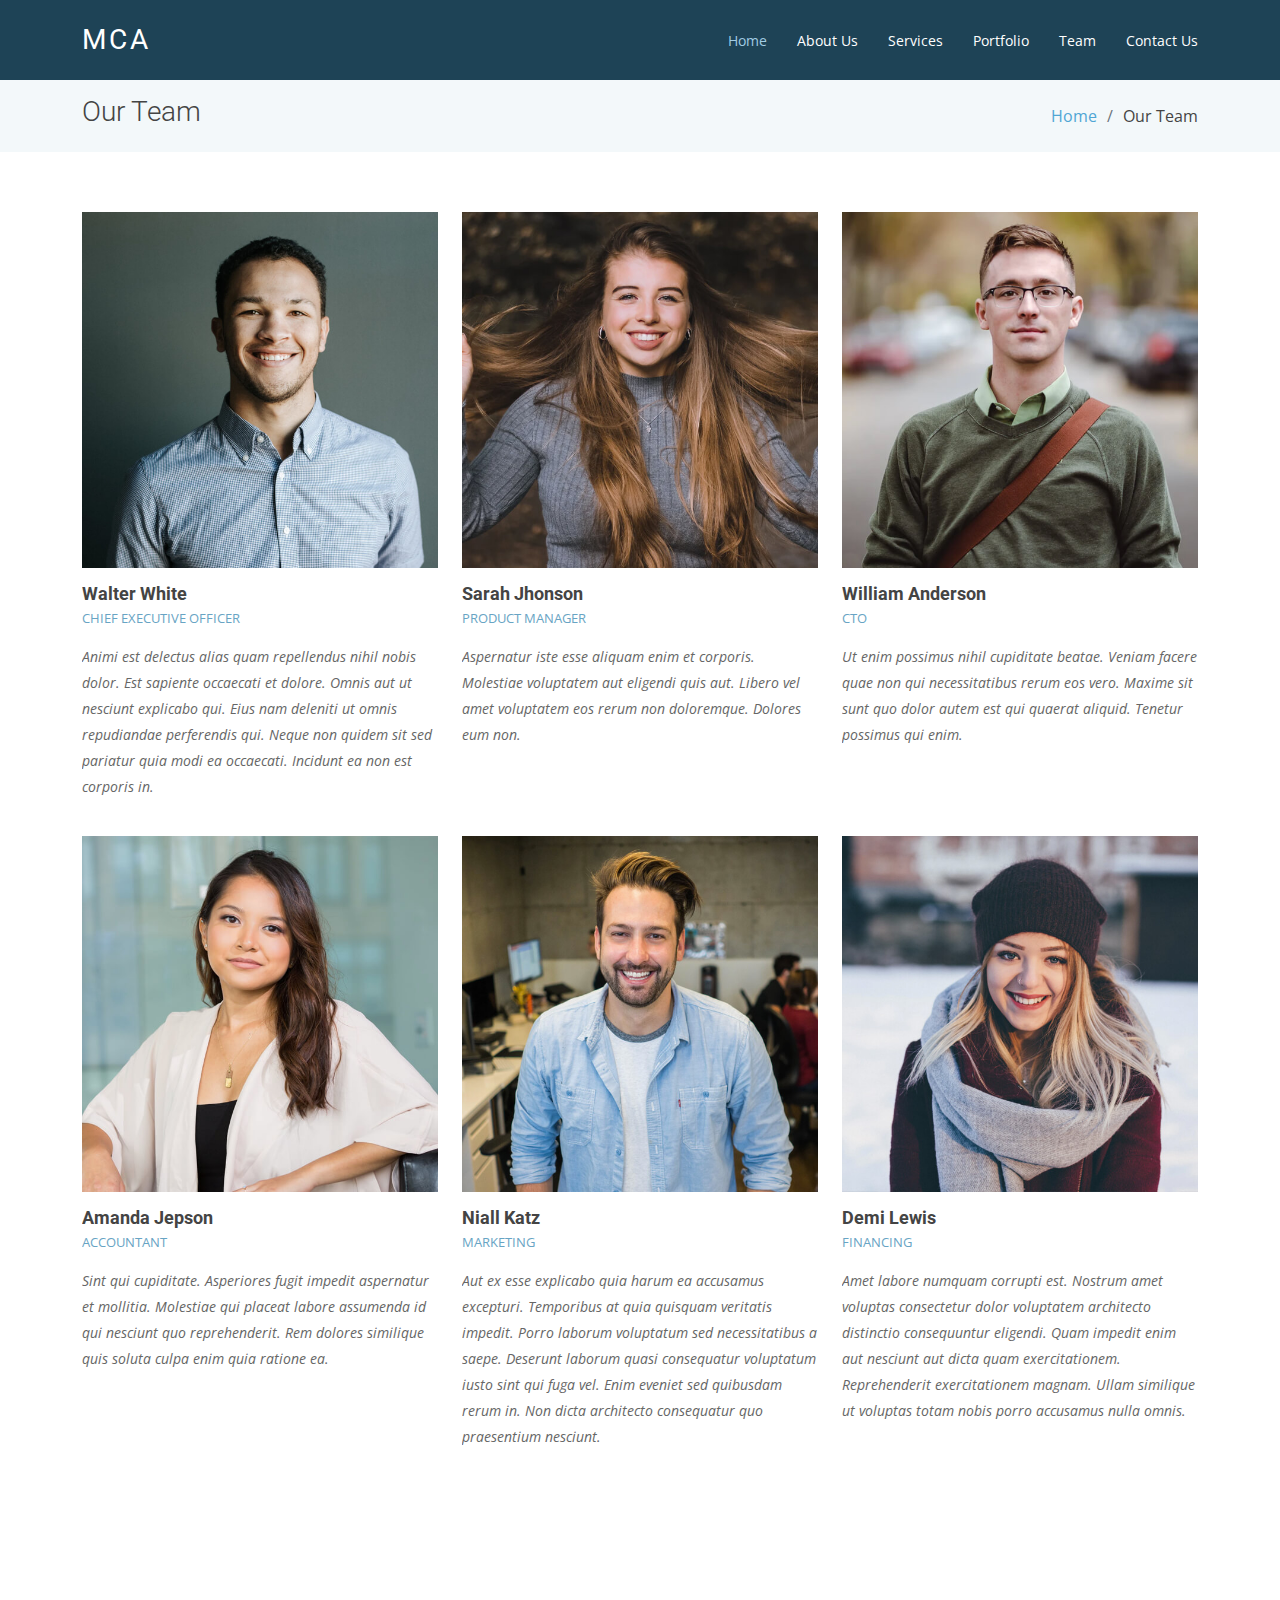
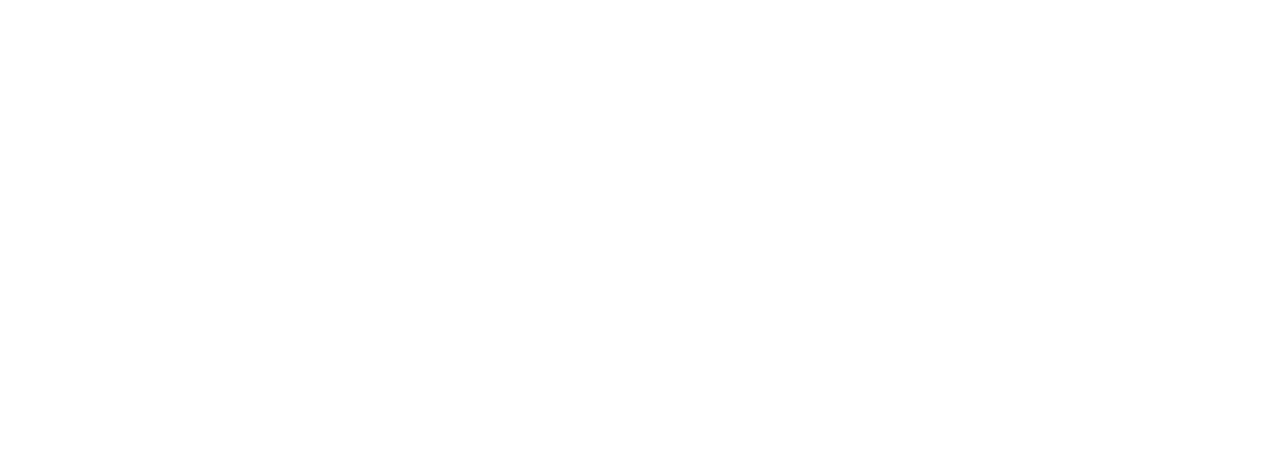
<file: pages/team.html>
<!DOCTYPE html>
<html lang="en">

<head>
  <meta charset="utf-8">
  <meta content="width=device-width, initial-scale=1.0" name="viewport">

  <title>Team - Moderna Bootstrap Template</title>
  <meta content="" name="description">
  <meta content="" name="keywords">

  <!-- Favicons -->
  <link href="../assets/img/favicon.png" rel="icon">
  <link href="../assets/img/apple-touch-icon.png" rel="apple-touch-icon">

  <!-- Google Fonts -->
  <link href="https://fonts.googleapis.com/css?family=Open+Sans:300,300i,400,400i,600,600i,700,700i|Roboto:300,300i,400,400i,500,500i,700,700i&display=swap" rel="stylesheet">

  <!-- Vendor CSS Files -->
  <link href="../assets/vendor/animate.css/animate.min.css" rel="stylesheet">
  <link href="../assets/vendor/aos/aos.css" rel="stylesheet">
  <link href="../assets/vendor/bootstrap/css/bootstrap.min.css" rel="stylesheet">
  <link href="../assets/vendor/bootstrap-icons/bootstrap-icons.css" rel="stylesheet">
  <link href="../assets/vendor/boxicons/css/boxicons.min.css" rel="stylesheet">
  <link href="../assets/vendor/glightbox/css/glightbox.min.css" rel="stylesheet">
  <link href="../assets/vendor/swiper/swiper-bundle.min.css" rel="stylesheet">

  <!-- Template Main CSS File -->
  <link href="../assets/css/style.css" rel="stylesheet">

  <!-- =======================================================
  * Template Name: Moderna
  * Updated: Mar 10 2023 with Bootstrap v5.2.3
  * Template URL: https://bootstrapmade.com/free-bootstrap-template-corporate-moderna/
  * Author: BootstrapMade.com
  * License: https://bootstrapmade.com/license/
  ======================================================== -->
</head>

<body>

  <!-- ======= Header ======= -->
  <header id="header" class="fixed-top d-flex align-items-center ">
    <div class="container d-flex justify-content-between align-items-center">

      <div class="logo">
        <h1 class="text-light"><a href="../index.html"><span>MCA</span></a></h1>
        <!-- Uncomment below if you prefer to use an image logo -->
        <!-- <a href="../index.html"><img src="../assets/img/logo.png" alt="" class="img-fluid"></a>-->
      </div>

      <!-- .navbar -->
      <nav id="navbar" class="navbar">
        <ul>
          <li><a class="active " href="../index.html">Home</a></li>
          <li><a href="../pages/about.html">About Us</a></li>
          <li><a href="../pages/services.html">Services</a></li>
          <li><a href="../pages/portfolio.html">Portfolio</a></li>
          <li><a href="../pages/team.html">Team</a></li>
          <li><a href="../pages/contact.html">Contact Us</a></li>
        </ul>
        <i class="bi bi-list mobile-nav-toggle"></i>
      </nav><!-- .navbar -->

    </div>
  </header><!-- End Header -->

  <main id="main">

    <!-- ======= Our Team Section ======= -->
    <section class="breadcrumbs">
      <div class="container">

        <div class="d-flex justify-content-between align-items-center">
          <h2>Our Team</h2>
          <ol>
            <li><a href="index.html">Home</a></li>
            <li>Our Team</li>
          </ol>
        </div>

      </div>
    </section><!-- End Our Team Section -->

    <!-- ======= Team Section ======= -->
    <section class="team" data-aos="fade-up" data-aos-easing="ease-in-out" data-aos-duration="500">
      <div class="container">

        <div class="row">

          <div class="col-lg-4 col-md-6 d-flex align-items-stretch">
            <div class="member">
              <div class="member-img">
                <img src="../assets/img/team/team-1.jpg" class="img-fluid" alt="">
                <div class="social">
                  <a href=""><i class="bi bi-twitter"></i></a>
                  <a href=""><i class="bi bi-facebook"></i></a>
                  <a href=""><i class="bi bi-instagram"></i></a>
                  <a href=""><i class="bi bi-linkedin"></i></a>
                </div>
              </div>
              <div class="member-info">
                <h4>Walter White</h4>
                <span>Chief Executive Officer</span>
                <p>Animi est delectus alias quam repellendus nihil nobis dolor. Est sapiente occaecati et dolore. Omnis aut ut nesciunt explicabo qui. Eius nam deleniti ut omnis repudiandae perferendis qui. Neque non quidem sit sed pariatur quia modi ea occaecati. Incidunt ea non est corporis in.</p>
              </div>
            </div>
          </div>

          <div class="col-lg-4 col-md-6 d-flex align-items-stretch">
            <div class="member">
              <div class="member-img">
                <img src="../assets/img/team/team-2.jpg" class="img-fluid" alt="">
                <div class="social">
                  <a href=""><i class="bi bi-twitter"></i></a>
                  <a href=""><i class="bi bi-facebook"></i></a>
                  <a href=""><i class="bi bi-instagram"></i></a>
                  <a href=""><i class="bi bi-linkedin"></i></a>
                </div>
              </div>
              <div class="member-info">
                <h4>Sarah Jhonson</h4>
                <span>Product Manager</span>
                <p>Aspernatur iste esse aliquam enim et corporis. Molestiae voluptatem aut eligendi quis aut. Libero vel amet voluptatem eos rerum non doloremque. Dolores eum non.</p>
              </div>
            </div>
          </div>

          <div class="col-lg-4 col-md-6 d-flex align-items-stretch">
            <div class="member">
              <div class="member-img">
                <img src="../assets/img/team/team-3.jpg" class="img-fluid" alt="">
                <div class="social">
                  <a href=""><i class="bi bi-twitter"></i></a>
                  <a href=""><i class="bi bi-facebook"></i></a>
                  <a href=""><i class="bi bi-instagram"></i></a>
                  <a href=""><i class="bi bi-linkedin"></i></a>
                </div>
              </div>
              <div class="member-info">
                <h4>William Anderson</h4>
                <span>CTO</span>
                <p>Ut enim possimus nihil cupiditate beatae. Veniam facere quae non qui necessitatibus rerum eos vero. Maxime sit sunt quo dolor autem est qui quaerat aliquid. Tenetur possimus qui enim.</p>
              </div>
            </div>
          </div>

          <div class="col-lg-4 col-md-6 d-flex align-items-stretch">
            <div class="member">
              <div class="member-img">
                <img src="../assets/img/team/team-4.jpg" class="img-fluid" alt="">
                <div class="social">
                  <a href=""><i class="bi bi-twitter"></i></a>
                  <a href=""><i class="bi bi-facebook"></i></a>
                  <a href=""><i class="bi bi-instagram"></i></a>
                  <a href=""><i class="bi bi-linkedin"></i></a>
                </div>
              </div>
              <div class="member-info">
                <h4>Amanda Jepson</h4>
                <span>Accountant</span>
                <p>Sint qui cupiditate. Asperiores fugit impedit aspernatur et mollitia. Molestiae qui placeat labore assumenda id qui nesciunt quo reprehenderit. Rem dolores similique quis soluta culpa enim quia ratione ea.</p>
              </div>
            </div>
          </div>

          <div class="col-lg-4 col-md-6 d-flex align-items-stretch">
            <div class="member">
              <div class="member-img">
                <img src="../assets/img/team/team-5.jpg" class="img-fluid" alt="">
                <div class="social">
                  <a href=""><i class="bi bi-twitter"></i></a>
                  <a href=""><i class="bi bi-facebook"></i></a>
                  <a href=""><i class="bi bi-instagram"></i></a>
                  <a href=""><i class="bi bi-linkedin"></i></a>
                </div>
              </div>
              <div class="member-info">
                <h4>Niall Katz</h4>
                <span>Marketing</span>
                <p>Aut ex esse explicabo quia harum ea accusamus excepturi. Temporibus at quia quisquam veritatis impedit. Porro laborum voluptatum sed necessitatibus a saepe. Deserunt laborum quasi consequatur voluptatum iusto sint qui fuga vel. Enim eveniet sed quibusdam rerum in. Non dicta architecto consequatur quo praesentium nesciunt.</p>
              </div>
            </div>
          </div>

          <div class="col-lg-4 col-md-6 d-flex align-items-stretch">
            <div class="member">
              <div class="member-img">
                <img src="../assets/img/team/team-6.jpg" class="img-fluid" alt="">
                <div class="social">
                  <a href=""><i class="bi bi-twitter"></i></a>
                  <a href=""><i class="bi bi-facebook"></i></a>
                  <a href=""><i class="bi bi-instagram"></i></a>
                  <a href=""><i class="bi bi-linkedin"></i></a>
                </div>
              </div>
              <div class="member-info">
                <h4>Demi Lewis</h4>
                <span>Financing</span>
                <p>Amet labore numquam corrupti est. Nostrum amet voluptas consectetur dolor voluptatem architecto distinctio consequuntur eligendi. Quam impedit enim aut nesciunt aut dicta quam exercitationem. Reprehenderit exercitationem magnam. Ullam similique ut voluptas totam nobis porro accusamus nulla omnis.</p>
              </div>
            </div>
          </div>

        </div>

      </div>
    </section><!-- End Team Section -->

  </main><!-- End #main -->

  <!-- ======= Footer ======= -->
  <footer id="footer" data-aos="fade-up" data-aos-easing="ease-in-out" data-aos-duration="500">
    <div class="footer-top">
      <div class="container">
        <div class="row">

          <div class="col-lg-3 col-md-6 footer-links">
            <h4>Our Newsletter</h4>
            <p>If you want to receive updates about our new products, subscribe here</p>
            <a href="../pages/register.html"> <button id="btnRegister" type="submit"
              class="btn btn-secondary mb-3">Confirm identity</button></a>
          </div>

          <div class="col-lg-3 col-md-6 footer-links">
            <h4>Useful Links</h4>
            <ul>
              <li><i class="bx bx-chevron-right"></i> <a href="../index.html">Home</a></li>
              <li><i class="bx bx-chevron-right"></i> <a href="#features">About us</a></li>
              <li><i class="bx bx-chevron-right"></i> <a href="../pages/services.html">Services</a></li>
            </ul>
          </div>

          <div class="col-lg-3 col-md-6 footer-contact">
            <h4>Contact Us</h4>
            <p>
              A108 Adam Street <br>
              Grecia<br>
              Costa Rica <br><br>
              <strong>Phone:</strong> +506 8993-0531<br>
              <strong>Email:</strong> info@mcametalcompany.com<br>
            </p>

          </div>

          <div class="col-lg-3 col-md-6 footer-info">
            <h3>About this page</h3>
            <p>On this page, you will find information about the MCA company, its services, and the characteristics of
              why it is the best.</p>
            <div class="social-links mt-3">
              <a href="#" class="twitter"><i class="bx bxl-twitter"></i></a>
              <a href="#" class="facebook"><i class="bx bxl-facebook"></i></a>
              <a href="#" class="instagram"><i class="bx bxl-instagram"></i></a>
              <a href="#" class="linkedin"><i class="bx bxl-linkedin"></i></a>
            </div>
          </div>

        </div>
      </div>
    </div>

    <div class="container">
      <div class="copyright">
        &copy; Copyright <strong><span>Support Center</span></strong>. All Rights Reserved
      </div>
      <div class="credits">
        <!-- All the links in the footer should remain intact. -->
        <!-- You can delete the links only if you purchased the pro version. -->
        <!-- Licensing information: https://bootstrapmade.com/license/ -->
        <!-- Purchase the pro version with working PHP/AJAX contact form: https://bootstrapmade.com/free-bootstrap-template-corporate-moderna/ -->
        Designed by <a href="https://bootstrapmade.com/">Joselito Carranza</a>
      </div>
    </div>
  </footer><!-- End Footer -->

  <a href="#" class="back-to-top d-flex align-items-center justify-content-center"><i class="bi bi-arrow-up-short"></i></a>

  <!-- Vendor JS Files -->
  <script src="../assets/vendor/purecounter/purecounter_vanilla.js"></script>
  <script src="../assets/vendor/aos/aos.js"></script>
  <script src="../assets/vendor/bootstrap/js/bootstrap.bundle.min.js"></script>
  <script src="../assets/vendor/glightbox/js/glightbox.min.js"></script>
  <script src="../assets/vendor/isotope-layout/isotope.pkgd.min.js"></script>
  <script src="../assets/vendor/swiper/swiper-bundle.min.js"></script>
  <script src="../assets/vendor/waypoints/noframework.waypoints.js"></script>
  <script src="../assets/vendor/php-email-form/validate.js"></script>

  <!-- Template Main JS File -->
  <script src="../assets/js/main.js"></script>

</body>

</html>
</file>
<file: assets/css/style.css>
/**
* Template Name: Moderna
* Updated: Mar 10 2023 with Bootstrap v5.2.3
* Template URL: https://bootstrapmade.com/free-bootstrap-template-corporate-moderna/
* Author: BootstrapMade.com
* License: https://bootstrapmade.com/license/
*/

/*--------------------------------------------------------------
# General
--------------------------------------------------------------*/
body {
  font-family: "Open Sans", sans-serif;
  color: #444;
}

a {
  color: #4fa6d5;
  text-decoration: none;
}

a:hover {
  color: #45beff;
  text-decoration: none;
}

h1,
h2,
h3,
h4,
h5,
h6,
.font-primary {
  font-family: "Roboto", sans-serif;
}

/*--------------------------------------------------------------
# Back to top button
--------------------------------------------------------------*/
.back-to-top {
  position: fixed;
  visibility: hidden;
  opacity: 0;
  right: 15px;
  bottom: 15px;
  z-index: 99999;
  background: #68A4C4;
  width: 40px;
  height: 40px;
  border-radius: 4px;
  transition: all 0.4s;
}

.back-to-top i {
  font-size: 24px;
  color: #fff;
  line-height: 0;
}

.back-to-top:hover {
  background: #85b6cf;
  color: #fff;
}

.back-to-top.active {
  visibility: visible;
  opacity: 1;
}

/*--------------------------------------------------------------
# Header
--------------------------------------------------------------*/
#header {
  height: 80px;
  transition: all 0.5s;
  z-index: 997;
  transition: all 0.5s;
  background: #1e4356;
}

#header.header-transparent {
  background: none;
}

#header.header-scrolled {
  background: rgba(30, 67, 86, 0.8);
  height: 60px;
}

#header .logo h1 {
  font-size: 28px;
  margin: 0;
  padding: 4px 0;
  line-height: 1;
  font-weight: 400;
  letter-spacing: 3px;
  text-transform: uppercase;
}

#header .logo h1 a,
#header .logo h1 a:hover {
  color: #fff;
  text-decoration: none;
}

#header .logo img {
  padding: 0;
  margin: 0;
  max-height: 40px;
}

#main {
  margin-top: 80px;
}

/*--------------------------------------------------------------
# Navigation Menu
--------------------------------------------------------------*/
/**
* Desktop Navigation 
*/
.navbar {
  padding: 0;
}

.navbar ul {
  margin: 0;
  padding: 0;
  display: flex;
  list-style: none;
  align-items: center;
}

.navbar li {
  position: relative;
}

.navbar a,
.navbar a:focus {
  display: flex;
  align-items: center;
  justify-content: space-between;
  padding: 10px 0 10px 30px;
  font-family: "Open Sans", sans-serif;
  font-size: 14px;
  color: #fff;
  white-space: nowrap;
  transition: 0.3s;
}

.navbar a i,
.navbar a:focus i {
  font-size: 12px;
  line-height: 0;
  margin-left: 5px;
}

.navbar a:hover,
.navbar .active,
.navbar .active:focus,
.navbar li:hover>a {
  color: #a2cce3;
}

.navbar .dropdown ul {
  display: block;
  position: absolute;
  left: 14px;
  top: calc(100% + 30px);
  margin: 0;
  padding: 10px 0;
  z-index: 99;
  opacity: 0;
  visibility: hidden;
  background: #fff;
  box-shadow: 0px 0px 30px rgba(127, 137, 161, 0.25);
  transition: 0.3s;
}

.navbar .dropdown ul li {
  min-width: 200px;
}

.navbar .dropdown ul a {
  padding: 10px 20px;
  font-size: 14px;
  text-transform: none;
  color: #1c3745;
}

.navbar .dropdown ul a i {
  font-size: 12px;
}

.navbar .dropdown ul a:hover,
.navbar .dropdown ul .active:hover,
.navbar .dropdown ul li:hover>a {
  color: #68A4C4;
}

.navbar .dropdown:hover>ul {
  opacity: 1;
  top: 100%;
  visibility: visible;
}

.navbar .dropdown .dropdown ul {
  top: 0;
  left: calc(100% - 30px);
  visibility: hidden;
}

.navbar .dropdown .dropdown:hover>ul {
  opacity: 1;
  top: 0;
  left: 100%;
  visibility: visible;
}

@media (max-width: 1366px) {
  .navbar .dropdown .dropdown ul {
    left: -90%;
  }

  .navbar .dropdown .dropdown:hover>ul {
    left: -100%;
  }
}

/**
* Mobile Navigation 
*/
.mobile-nav-toggle {
  color: #fff;
  font-size: 28px;
  cursor: pointer;
  display: none;
  line-height: 0;
  transition: 0.5s;
}

@media (max-width: 991px) {
  .mobile-nav-toggle {
    display: block;
  }

  .navbar ul {
    display: none;
  }
}

.navbar-mobile {
  position: fixed;
  overflow: hidden;
  top: 0;
  right: 0;
  left: 0;
  bottom: 0;
  background: rgba(17, 38, 48, 0.9);
  transition: 0.3s;
}

.navbar-mobile .mobile-nav-toggle {
  position: absolute;
  top: 15px;
  right: 15px;
}

.navbar-mobile ul {
  display: block;
  position: absolute;
  top: 55px;
  right: 15px;
  bottom: 15px;
  left: 15px;
  padding: 10px 0;
  background-color: #fff;
  overflow-y: auto;
  transition: 0.3s;
}

.navbar-mobile a,
.navbar-mobile a:focus {
  padding: 10px 20px;
  font-size: 15px;
  color: #1e4356;
}

.navbar-mobile a:hover,
.navbar-mobile .active,
.navbar-mobile li:hover>a {
  color: #68A4C4;
}

.navbar-mobile .getstarted,
.navbar-mobile .getstarted:focus {
  margin: 15px;
}

.navbar-mobile .dropdown ul {
  position: static;
  display: none;
  margin: 10px 20px;
  padding: 10px 0;
  z-index: 99;
  opacity: 1;
  visibility: visible;
  background: #fff;
  box-shadow: 0px 0px 30px rgba(127, 137, 161, 0.25);
}

.navbar-mobile .dropdown ul li {
  min-width: 200px;
}

.navbar-mobile .dropdown ul a {
  padding: 10px 20px;
}

.navbar-mobile .dropdown ul a i {
  font-size: 12px;
}

.navbar-mobile .dropdown ul a:hover,
.navbar-mobile .dropdown ul .active:hover,
.navbar-mobile .dropdown ul li:hover>a {
  color: #68A4C4;
}

.navbar-mobile .dropdown>.dropdown-active {
  display: block;
}

/*--------------------------------------------------------------
# Hero Section
--------------------------------------------------------------*/
#hero {
  width: 100%;
  height: 90vh;
  overflow: hidden;
  position: relative;
}

#hero::after {
  content: "";
  position: absolute;
  left: 50%;
  top: 0;
  width: 130%;
  height: 95%;
  background: linear-gradient(to right, rgba(30, 67, 86, 0.8), rgba(30, 67, 86, 0.6)), url("../img/hero-bg-5.jpg") center top no-repeat;
  z-index: 0;
  border-radius: 0 0 50% 50%;
  transform: translateX(-50%) rotate(0deg);
}

#hero::before {
  content: "";
  position: absolute;
  left: 50%;
  top: 0;
  width: 130%;
  height: 96%;
  background: #68A4C4;
  opacity: 0.3;
  z-index: 0;
  border-radius: 0 0 50% 50%;
  transform: translateX(-50%) translateY(18px) rotate(2deg);
}

#hero .carousel-container {
  display: flex;
  justify-content: center;
  align-items: center;
  flex-direction: column;
  text-align: center;
  bottom: 0;
  top: 0;
  left: 0;
  right: 0;
}

#hero h2 {
  color: #fff;
  margin-bottom: 30px;
  font-size: 48px;
  font-weight: 700;
}

#hero p {
  width: 80%;
  animation-delay: 0.4s;
  margin: 0 auto 30px auto;
  color: #fff;
}

#hero .carousel-control-prev,
#hero .carousel-control-next {
  width: 10%;
}

#hero .carousel-control-next-icon,
#hero .carousel-control-prev-icon {
  background: none;
  font-size: 48px;
  line-height: 1;
  width: auto;
  height: auto;
}

#hero .btn-get-started {
  font-family: "Roboto", sans-serif;
  font-weight: 500;
  font-size: 14px;
  letter-spacing: 1px;
  display: inline-block;
  padding: 12px 32px;
  border-radius: 50px;
  transition: 0.5s;
  line-height: 1;
  margin: 10px;
  color: #fff;
  animation-delay: 0.8s;
  border: 2px solid #68A4C4;
}

#hero .btn-get-started:hover {
  background: #68A4C4;
  color: #fff;
  text-decoration: none;
}

@media (min-width: 1024px) {
  #hero p {
    width: 60%;
  }

  #hero .carousel-control-prev,
  #hero .carousel-control-next {
    width: 5%;
  }
}

@media (max-width: 768px) {
  #hero::after {
    width: 180%;
    height: 95%;
    border-radius: 0 0 50% 50%;
    transform: translateX(-50%) rotate(0deg);
  }

  #hero::before {
    top: 0;
    width: 180%;
    height: 94%;
    border-radius: 0 0 50% 50%;
    transform: translateX(-50%) translateY(20px) rotate(4deg);
  }
}

@media (max-width: 575px) {
  #hero h2 {
    font-size: 30px;
  }

  #hero::after {
    left: 40%;
    top: 0;
    width: 200%;
    height: 95%;
    border-radius: 0 0 50% 50%;
    transform: translateX(-50%) rotate(0deg);
  }

  #hero::before {
    left: 50%;
    top: 0;
    width: 200%;
    height: 94%;
    border-radius: 0 0 50% 50%;
    transform: translateX(-50%) translateY(20px) rotate(4deg);
  }
}

/*--------------------------------------------------------------
# Hero No Slider Section
--------------------------------------------------------------*/
#hero-no-slider {
  width: 100%;
  height: 100vh;
  overflow: hidden;
  position: relative;
  text-align: center;
}

#hero-no-slider::before {
  content: "";
  position: absolute;
  left: 0;
  top: 0;
  right: 0;
  bottom: 0;
  background: linear-gradient(to right, rgba(30, 67, 86, 0.8), rgba(30, 67, 86, 0.6)), url("../img/hero-bg-5.jpg") center top no-repeat;
}

#hero-no-slider h2 {
  color: #fff;
  margin-bottom: 15px;
  font-size: 48px;
  font-weight: 700;
}

#hero-no-slider p {
  color: #fff;
}


#hero-no-slider .btn-get-started {
  font-family: "Roboto", sans-serif;
  font-weight: 500;
  font-size: 14px;
  letter-spacing: 1px;
  display: inline-block;
  padding: 12px 32px;
  border-radius: 50px;
  transition: 0.5s;
  line-height: 1;
  margin: 10px;
  color: #fff;
  animation-delay: 0.8s;
  border: 2px solid #68A4C4;
}

#hero-no-slider .btn-get-started:hover {
  background: #68A4C4;
  color: #fff;
  text-decoration: none;
}

@media (max-width: 575px) {
  #hero-no-slider h2 {
    font-size: 30px;
  }
}

/*--------------------------------------------------------------
# Sections General
--------------------------------------------------------------*/
section {
  padding: 60px 0;
}

.section-bg {
  background-color: #f3f8fa;
}

.section-title {
  text-align: center;
  padding-bottom: 30px;
}

.section-title h2 {
  font-size: 28px;
  font-weight: 400;
  margin-bottom: 20px;
  padding-bottom: 20px;
  position: relative;
}

.section-title h2::before {
  content: "";
  position: absolute;
  display: block;
  width: 120px;
  height: 1px;
  background: #ddd;
  bottom: 1px;
  left: calc(50% - 60px);
}

.section-title h2::after {
  content: "";
  position: absolute;
  display: block;
  width: 40px;
  height: 3px;
  background: #68A4C4;
  bottom: 0;
  left: calc(50% - 20px);
}

.section-title p {
  margin-bottom: 0;
}

/*--------------------------------------------------------------
# Breadcrumbs
--------------------------------------------------------------*/
.breadcrumbs {
  padding: 15px 0;
  background-color: #f3f8fa;
  min-height: 40px;
}

.breadcrumbs h2 {
  font-size: 28px;
  font-weight: 300;
}

.breadcrumbs ol {
  display: flex;
  flex-wrap: wrap;
  list-style: none;
  padding: 0;
  margin: 0;
}

.breadcrumbs ol li+li {
  padding-left: 10px;
}

.breadcrumbs ol li+li::before {
  display: inline-block;
  padding-right: 10px;
  color: #6c757d;
  content: "/";
}

@media (max-width: 768px) {
  .breadcrumbs .d-flex {
    display: block !important;
  }

  .breadcrumbs ol {
    display: block;
  }

  .breadcrumbs ol li {
    display: inline-block;
  }
}

/*--------------------------------------------------------------
# Our Services
--------------------------------------------------------------*/
.services {
  padding-bottom: 20px;
}

.services .icon-box {
  padding: 30px;
  position: relative;
  overflow: hidden;
  margin: 0 0 40px 0;
  background: #fff;
  box-shadow: 0 5px 26px 0 rgba(68, 88, 144, 0.14);
  transition: all 0.3s ease-in-out;
  text-align: center;
  border: 1px solid #fff;
}

.services .icon {
  margin: 0 auto 20px auto;
  padding-top: 17px;
  display: inline-block;
  text-align: center;
  border-radius: 50%;
  width: 72px;
  height: 72px;
}

.services .icon i {
  font-size: 36px;
  line-height: 1;
}

.services .title {
  font-weight: 700;
  margin-bottom: 15px;
  font-size: 18px;
}

.services .title a {
  color: #111;
}

.services .description {
  font-size: 15px;
  line-height: 28px;
  margin-bottom: 0;
}

.services .icon-box-pink .icon {
  background: #fceef3;
}

.services .icon-box-pink .icon i {
  color: #ff689b;
}

.services .icon-box-pink:hover {
  border-color: #ff689b;
}

.services .icon-box-cyan .icon {
  background: #e6fdfc;
}

.services .icon-box-cyan .icon i {
  color: #3fcdc7;
}

.services .icon-box-cyan:hover {
  border-color: #3fcdc7;
}

.services .icon-box-green .icon {
  background: #eafde7;
}

.services .icon-box-green .icon i {
  color: #41cf2e;
}

.services .icon-box-green:hover {
  border-color: #41cf2e;
}

.services .icon-box-blue .icon {
  background: #e1eeff;
}

.services .icon-box-blue .icon i {
  color: #2282ff;
}

.services .icon-box-blue:hover {
  border-color: #2282ff;
}

/*--------------------------------------------------------------
# Why Us
--------------------------------------------------------------*/
.why-us .container {
  box-shadow: 0 5px 25px 0 rgba(214, 215, 216, 0.6);
  background: #fff;
}

.why-us .icon-box+.icon-box {
  margin-top: 50px;
}

.why-us .icon-box .icon {
  float: left;
  display: flex;
  align-items: center;
  justify-content: center;
  width: 72px;
  height: 72px;
  background: #f3f8fa;
  border-radius: 6px;
  transition: 0.5s;
}

.why-us .icon-box .icon i {
  color: #68A4C4;
  font-size: 32px;
}

.why-us .icon-box:hover .icon {
  background: #68A4C4;
}

.why-us .icon-box:hover .icon i {
  color: #fff;
}

.why-us .icon-box .title {
  margin-left: 95px;
  font-weight: 700;
  margin-bottom: 10px;
  font-size: 18px;
  text-transform: uppercase;
}

.why-us .icon-box .title a {
  color: #343a40;
  transition: 0.3s;
}

.why-us .icon-box .title a:hover {
  color: #68A4C4;
}

.why-us .icon-box .description {
  margin-left: 95px;
  line-height: 24px;
  font-size: 14px;
}

.why-us .video-box {
  position: relative;
}

.why-us .video-box img {
  padding-top: 15px;
  padding-bottom: 15px;
}

.why-us .play-btn {
  width: 94px;
  height: 94px;
  background: radial-gradient(#68A4C4 50%, rgba(104, 164, 196, 0.4) 52%);
  border-radius: 50%;
  display: block;
  position: absolute;
  left: calc(50% - 47px);
  top: calc(50% - 47px);
  overflow: hidden;
}

.why-us .play-btn::after {
  content: "";
  position: absolute;
  left: 50%;
  top: 50%;
  transform: translateX(-40%) translateY(-50%);
  width: 0;
  height: 0;
  border-top: 10px solid transparent;
  border-bottom: 10px solid transparent;
  border-left: 15px solid #fff;
  z-index: 100;
  transition: all 400ms cubic-bezier(0.55, 0.055, 0.675, 0.19);
}

.why-us .play-btn::before {
  content: "";
  position: absolute;
  width: 120px;
  height: 120px;
  animation-delay: 0s;
  animation: pulsate-btn 2s;
  animation-direction: forwards;
  animation-iteration-count: infinite;
  animation-timing-function: steps;
  opacity: 1;
  border-radius: 50%;
  border: 5px solid rgba(104, 164, 196, 0.7);
  top: -15%;
  left: -15%;
  background: rgba(198, 16, 0, 0);
}

.why-us .play-btn:hover::after {
  border-left: 15px solid #68A4C4;
  transform: scale(20);
}

.why-us .play-btn:hover::before {
  content: "";
  position: absolute;
  left: 50%;
  top: 50%;
  transform: translateX(-40%) translateY(-50%);
  width: 0;
  height: 0;
  border: none;
  border-top: 10px solid transparent;
  border-bottom: 10px solid transparent;
  border-left: 15px solid #fff;
  z-index: 200;
  animation: none;
  border-radius: 0;
}

@keyframes pulsate-btn {
  0% {
    transform: scale(0.6, 0.6);
    opacity: 1;
  }

  100% {
    transform: scale(1, 1);
    opacity: 0;
  }
}

/*--------------------------------------------------------------
# Features
--------------------------------------------------------------*/
.features .row+.row {
  margin-top: 100px;
}

.features h3 {
  font-weight: 400;
  font-size: 24px;
}

.features ul {
  list-style: none;
  padding: 0;
}

.features ul li {
  padding-bottom: 10px;
}

.features ul i {
  font-size: 20px;
  padding-right: 4px;
  color: #68A4C4;
}

.features p:last-child {
  margin-bottom: 0;
}

/*--------------------------------------------------------------
# About
--------------------------------------------------------------*/
.about h3 {
  font-weight: 400;
  font-size: 26px;
}

.about ul {
  list-style: none;
  padding: 0;
}

.about ul li {
  padding-bottom: 10px;
}

.about ul i {
  font-size: 20px;
  padding-right: 4px;
  color: #68A4C4;
}

.about p:last-child {
  margin-bottom: 0;
}

/*--------------------------------------------------------------
# Facts
--------------------------------------------------------------*/
.facts .counters span {
  font-size: 48px;
  display: block;
  color: #68A4C4;
}

.facts .counters p {
  padding: 0;
  margin: 0 0 20px 0;
  font-family: "Roboto", sans-serif;
  font-size: 14px;
}

/*--------------------------------------------------------------
# Our Skills
--------------------------------------------------------------*/
.skills {
  padding: 60px 0;
}

.skills .progress {
  height: 35px;
  margin-bottom: 10px;
}

.skills .progress .skill {
  line-height: 35px;
  padding: 0;
  margin: 0 0 0 20px;
  text-transform: uppercase;
}

.skills .progress .skill .val {
  float: right;
  font-style: normal;
  margin: 0 20px 0 0;
}

.skills .progress-bar {
  width: 1px;
  text-align: left;
  transition: 0.9s;
}

/*--------------------------------------------------------------
# Tetstimonials
--------------------------------------------------------------*/
.testimonials {
  padding: 60px 0;
}

.testimonials .section-header {
  margin-bottom: 40px;
}

.testimonials .testimonials-carousel {
  overflow: hidden;
}

.testimonials .testimonial-item {
  text-align: center;
}

.testimonials .testimonial-item .testimonial-img {
  width: 120px;
  border-radius: 50%;
  border: 4px solid #fff;
  margin: 0 auto;
}

.testimonials .testimonial-item h3 {
  font-size: 20px;
  font-weight: bold;
  margin: 10px 0 5px 0;
  color: #111;
}

.testimonials .testimonial-item h4 {
  font-size: 14px;
  color: #999;
  margin: 0 0 15px 0;
}

.testimonials .testimonial-item .quote-icon-left,
.testimonials .testimonial-item .quote-icon-right {
  color: #fbfcfd;
  font-size: 26px;
}

.testimonials .testimonial-item .quote-icon-left {
  display: inline-block;
  left: -5px;
  position: relative;
}

.testimonials .testimonial-item .quote-icon-right {
  display: inline-block;
  right: -5px;
  position: relative;
  top: 10px;
}

.testimonials .testimonial-item p {
  font-style: italic;
  margin: 0 auto 15px auto;
}

.testimonials .swiper-pagination {
  margin-top: 20px;
  position: relative;
}

.testimonials .swiper-pagination .swiper-pagination-bullet {
  width: 12px;
  height: 12px;
  background-color: #fff;
  opacity: 1;
  border: 1px solid #68A4C4;
}

.testimonials .swiper-pagination .swiper-pagination-bullet-active {
  background-color: #68A4C4;
}

/*--------------------------------------------------------------
# Service Details
--------------------------------------------------------------*/
.service-details {
  padding-bottom: 10px;
}

.service-details .card {
  border: 0;
  padding: 0 30px;
  margin-bottom: 60px;
  position: relative;
}

.service-details .card-img {
  width: calc(100% + 60px);
  margin-left: -30px;
  overflow: hidden;
  z-index: 9;
  border-radius: 0;
}

.service-details .card-img img {
  max-width: 100%;
  transition: all 0.3s ease-in-out;
}

.service-details .card-body {
  z-index: 10;
  background: #fff;
  border-top: 4px solid #fff;
  padding: 30px;
  box-shadow: 0px 2px 15px rgba(0, 0, 0, 0.1);
  margin-top: -60px;
  transition: 0.3s;
}

.service-details .card-title {
  font-weight: 700;
  text-align: center;
  margin-bottom: 20px;
}

.service-details .card-title a {
  color: #1e4356;
  transition: 0.3s;
}

.service-details .card-text {
  color: #5e5e5e;
}

.service-details .read-more a {
  color: #777777;
  text-transform: uppercase;
  font-weight: 600;
  font-size: 12px;
  transition: 0.3s;
}

.service-details .read-more a:hover {
  color: #68A4C4;
}

.service-details .card:hover img {
  transform: scale(1.1);
}

.service-details .card:hover .card-body {
  border-color: #68A4C4;
}

.service-details .card:hover .card-body .card-title a {
  color: #68A4C4;
}

/*--------------------------------------------------------------
# Pricing
--------------------------------------------------------------*/
.pricing .row {
  padding-top: 40px;
}

.pricing .box {
  padding: 40px;
  margin-bottom: 30px;
  box-shadow: 0px 0px 30px rgba(73, 78, 92, 0.15);
  background: #fff;
  text-align: center;
}

.pricing h3 {
  font-weight: 300;
  margin-bottom: 15px;
  font-size: 28px;
}

.pricing h4 {
  font-size: 46px;
  color: #68A4C4;
  font-weight: 400;
  font-family: "Open Sans", sans-serif;
  margin-bottom: 25px;
}

.pricing h4 span {
  color: #bababa;
  font-size: 18px;
  display: block;
}

.pricing ul {
  padding: 0;
  list-style: none;
  color: #999;
  text-align: left;
  line-height: 20px;
}

.pricing ul li {
  padding-bottom: 12px;
}

.pricing ul i {
  color: #68A4C4;
  font-size: 18px;
  padding-right: 4px;
}

.pricing ul .na {
  color: #ccc;
}

.pricing ul .na i {
  color: #ccc;
}

.pricing ul .na span {
  text-decoration: line-through;
}

.pricing .get-started-btn {
  background: #1e4356;
  display: inline-block;
  padding: 6px 30px;
  border-radius: 20px;
  color: #fff;
  transition: none;
  font-size: 14px;
  font-weight: 400;
  font-family: "Roboto", sans-serif;
  transition: 0.3s;
}

.pricing .get-started-btn:hover {
  background: #68A4C4;
}

.pricing .featured {
  z-index: 10;
  margin: -30px -5px 0 -5px;
}

.pricing .featured .get-started-btn {
  background: #68A4C4;
}

.pricing .featured .get-started-btn:hover {
  background: #85b6cf;
}

@media (max-width: 992px) {
  .pricing .box {
    max-width: 60%;
    margin: 0 auto 30px auto;
  }
}

@media (max-width: 767px) {
  .pricing .box {
    max-width: 80%;
    margin: 0 auto 30px auto;
  }
}

@media (max-width: 420px) {
  .pricing .box {
    max-width: 100%;
    margin: 0 auto 30px auto;
  }
}

/*--------------------------------------------------------------
# Portfolio
--------------------------------------------------------------*/
.portfolio {
  padding-bottom: 60px;
}

.portfolio #portfolio-flters {
  padding: 0;
  margin: 0 0 35px 0;
  list-style: none;
  text-align: center;
}

.portfolio #portfolio-flters li {
  cursor: pointer;
  margin: 0 12px 5px 12px;
  display: inline-block;
  padding: 0 4px 6px 4px;
  font-size: 16px;
  font-weight: 500;
  line-height: 20px;
  color: #444;
  transition: all 0.3s ease-in-out;
  border-bottom: 2px solid #fff;
  font-family: "Roboto", sans-serif;
}

.portfolio #portfolio-flters li:hover,
.portfolio #portfolio-flters li.filter-active {
  border-color: #68A4C4;
  color: #68A4C4;
}

.portfolio .portfolio-item {
  background: #1e4356;
  overflow: hidden;
  min-height: 200px;
  position: relative;
  border-radius: 4px;
  margin: 0 0 30px 0;
}

.portfolio .portfolio-item img {
  transition: all 0.3s ease-in-out;
}

.portfolio .portfolio-item .portfolio-info {
  opacity: 0;
  position: absolute;
  transition: all 0.3s linear;
  text-align: center;
  top: 10%;
  left: 0;
  right: 0;
}

.portfolio .portfolio-item .portfolio-info h3 {
  font-size: 22px;
  color: #fff;
  font-weight: bold;
}

.portfolio .portfolio-item .portfolio-info a i {
  color: rgba(255, 255, 255, 0.6);
  font-size: 28px;
  transition: 0.3s;
}

.portfolio .portfolio-item .portfolio-info a i:hover {
  color: white;
}

.portfolio .portfolio-item:hover img {
  opacity: 0.6;
  transform: scale(1.1);
}

.portfolio .portfolio-item:hover .portfolio-info {
  opacity: 1;
  top: calc(50% - 30px);
}

/*--------------------------------------------------------------
# Portfolio Details
--------------------------------------------------------------*/
.portfolio-details {
  padding-top: 40px;
}

.portfolio-details .portfolio-details-slider img {
  width: 100%;
}

.portfolio-details .portfolio-details-slider .swiper-pagination {
  margin-top: 20px;
  position: relative;
}

.portfolio-details .portfolio-details-slider .swiper-pagination .swiper-pagination-bullet {
  width: 12px;
  height: 12px;
  background-color: #fff;
  opacity: 1;
  border: 1px solid #68A4C4;
}

.portfolio-details .portfolio-details-slider .swiper-pagination .swiper-pagination-bullet-active {
  background-color: #68A4C4;
}

.portfolio-details .portfolio-info {
  padding: 30px;
  box-shadow: 0px 0 30px rgba(30, 67, 86, 0.08);
}

.portfolio-details .portfolio-info h3 {
  font-size: 22px;
  font-weight: 700;
  margin-bottom: 20px;
  padding-bottom: 20px;
  border-bottom: 1px solid #eee;
}

.portfolio-details .portfolio-info ul {
  list-style: none;
  padding: 0;
  font-size: 15px;
}

.portfolio-details .portfolio-info ul li+li {
  margin-top: 10px;
}

.portfolio-details .portfolio-description {
  padding-top: 30px;
}

.portfolio-details .portfolio-description h2 {
  font-size: 26px;
  font-weight: 700;
  margin-bottom: 20px;
}

.portfolio-details .portfolio-description p {
  padding: 0;
}

/*--------------------------------------------------------------
# Team
--------------------------------------------------------------*/
.team {
  background: #fff;
  padding-bottom: 30px;
}

.team .member {
  margin-bottom: 20px;
  overflow: hidden;
}

.team .member .member-img {
  position: relative;
  overflow: hidden;
}

.team .member .social {
  position: absolute;
  left: 0;
  bottom: -40px;
  right: 0;
  height: 40px;
  opacity: 0;
  transition: bottom ease-in-out 0.4s;
  text-align: center;
  background: rgba(30, 67, 86, 0.8);
  display: flex;
  align-items: center;
  justify-content: center;
}

.team .member .social a {
  transition: color 0.3s;
  color: #fff;
  margin: 0 12px;
  display: inline-block;
}

.team .member .social a:hover {
  color: #68A4C4;
}

.team .member .social i {
  font-size: 18px;
  margin: 0 2px;
}

.team .member .member-info h4 {
  font-weight: 700;
  margin: 15px 0 5px 0;
  font-size: 18px;
}

.team .member .member-info span {
  display: block;
  font-size: 13px;
  text-transform: uppercase;
  font-weight: 400;
  margin-bottom: 15px;
  color: #68A4C4;
}

.team .member .member-info p {
  font-style: italic;
  font-size: 14px;
  line-height: 26px;
  color: #666;
}

.team .member:hover .social {
  bottom: 0;
  opacity: 1;
  transition: bottom ease-in-out 0.4s;
}

.team .member:hover .social a,
.team .member:hover .social i {
  line-height: 0;
  font-size: 18px;
}

/*--------------------------------------------------------------
# Contact
--------------------------------------------------------------*/
.contact {
  padding-bottom: 30px;
}

.contact .info-box {
  color: #444;
  text-align: center;
  box-shadow: 0 0 30px rgba(214, 215, 216, 0.6);
  padding: 20px 0 30px 0;
  margin-bottom: 30px;
}

.contact .info-box i {
  font-size: 32px;
  color: #68A4C4;
  border-radius: 50%;
  padding: 8px;
  border: 2px dotted #a2cce3;
}

.contact .info-box h3 {
  font-size: 20px;
  color: #666;
  font-weight: 700;
  margin: 10px 0;
}

.contact .info-box p {
  padding: 0;
  line-height: 24px;
  font-size: 14px;
  margin-bottom: 0;
}

.contact .php-email-form {
  box-shadow: 0 0 30px rgba(214, 215, 216, 0.6);
  padding: 30px;
  margin-bottom: 30px;
}

.contact .php-email-form .error-message {
  display: none;
  color: #fff;
  background: #ed3c0d;
  text-align: left;
  padding: 15px;
  font-weight: 600;
}

.contact .php-email-form .error-message br+br {
  margin-top: 25px;
}

.contact .php-email-form .sent-message {
  display: none;
  color: #fff;
  background: #18d26e;
  text-align: center;
  padding: 15px;
  font-weight: 600;
}

.contact .php-email-form .loading {
  display: none;
  background: #fff;
  text-align: center;
  padding: 15px;
}

.contact .php-email-form .loading:before {
  content: "";
  display: inline-block;
  border-radius: 50%;
  width: 24px;
  height: 24px;
  margin: 0 10px -6px 0;
  border: 3px solid #18d26e;
  border-top-color: #eee;
  animation: animate-loading 1s linear infinite;
}

.contact .php-email-form input,
.contact .php-email-form textarea {
  border-radius: 0;
  box-shadow: none;
  font-size: 14px;
}

.contact .php-email-form input::focus,
.contact .php-email-form textarea::focus {
  background-color: #68A4C4;
}

.contact .php-email-form input {
  padding: 10px 15px;
}

.contact .php-email-form textarea {
  padding: 12px 15px;
}

.contact .php-email-form button[type=submit] {
  background: #68A4C4;
  border: 0;
  padding: 10px 24px;
  color: #fff;
  transition: 0.4s;
}

.contact .php-email-form button[type=submit]:hover {
  background: #8dbad2;
}

@keyframes animate-loading {
  0% {
    transform: rotate(0deg);
  }

  100% {
    transform: rotate(360deg);
  }
}

/*--------------------------------------------------------------
# Map
--------------------------------------------------------------*/
.map {
  padding: 0;
  margin-bottom: -6px;
}

.map iframe {
  width: 100%;
  height: 380px;
}

/*--------------------------------------------------------------
# Blog
--------------------------------------------------------------*/
.blog {
  padding: 40px 0 20px 0;
}

.blog .entry {
  padding: 30px;
  margin-bottom: 60px;
  box-shadow: 0 4px 16px rgba(0, 0, 0, 0.1);
}

.blog .entry .entry-img {
  max-height: 440px;
  margin: -30px -30px 20px -30px;
  overflow: hidden;
}

.blog .entry .entry-title {
  font-size: 28px;
  font-weight: bold;
  padding: 0;
  margin: 0 0 20px 0;
}

.blog .entry .entry-title a {
  color: #1e4356;
  transition: 0.3s;
}

.blog .entry .entry-title a:hover {
  color: #68A4C4;
}

.blog .entry .entry-meta {
  margin-bottom: 15px;
  color: #72afce;
}

.blog .entry .entry-meta ul {
  display: flex;
  flex-wrap: wrap;
  list-style: none;
  align-items: center;
  padding: 0;
  margin: 0;
}

.blog .entry .entry-meta ul li+li {
  padding-left: 20px;
}

.blog .entry .entry-meta i {
  font-size: 16px;
  margin-right: 8px;
  line-height: 0;
}

.blog .entry .entry-meta a {
  color: #777777;
  font-size: 14px;
  display: inline-block;
  line-height: 1;
}

.blog .entry .entry-content p {
  line-height: 24px;
}

.blog .entry .entry-content .read-more {
  -moz-text-align-last: right;
  text-align-last: right;
}

.blog .entry .entry-content .read-more a {
  display: inline-block;
  background: #68A4C4;
  color: #fff;
  padding: 6px 20px;
  transition: 0.3s;
  font-size: 14px;
}

.blog .entry .entry-content .read-more a:hover {
  background: #7aafcb;
}

.blog .entry .entry-content h3 {
  font-size: 22px;
  margin-top: 30px;
  font-weight: bold;
}

.blog .entry .entry-content blockquote {
  overflow: hidden;
  background-color: #fafafa;
  padding: 60px;
  position: relative;
  text-align: center;
  margin: 20px 0;
}

.blog .entry .entry-content blockquote p {
  color: #444;
  line-height: 1.6;
  margin-bottom: 0;
  font-style: italic;
  font-weight: 500;
  font-size: 22px;
}

.blog .entry .entry-content blockquote::after {
  content: "";
  position: absolute;
  left: 0;
  top: 0;
  bottom: 0;
  width: 3px;
  background-color: #1e4356;
  margin-top: 20px;
  margin-bottom: 20px;
}

.blog .entry .entry-footer {
  padding-top: 10px;
  border-top: 1px solid #e6e6e6;
}

.blog .entry .entry-footer i {
  color: #4c99c1;
  display: inline;
}

.blog .entry .entry-footer a {
  color: #255269;
  transition: 0.3s;
}

.blog .entry .entry-footer a:hover {
  color: #68A4C4;
}

.blog .entry .entry-footer .cats {
  list-style: none;
  display: inline;
  padding: 0 20px 0 0;
  font-size: 14px;
}

.blog .entry .entry-footer .cats li {
  display: inline-block;
}

.blog .entry .entry-footer .tags {
  list-style: none;
  display: inline;
  padding: 0;
  font-size: 14px;
}

.blog .entry .entry-footer .tags li {
  display: inline-block;
}

.blog .entry .entry-footer .tags li+li::before {
  padding-right: 6px;
  color: #6c757d;
  content: ",";
}

.blog .entry .entry-footer .share {
  font-size: 16px;
}

.blog .entry .entry-footer .share i {
  padding-left: 5px;
}

.blog .entry-single {
  margin-bottom: 30px;
}

.blog .blog-author {
  padding: 20px;
  margin-bottom: 30px;
  box-shadow: 0 4px 16px rgba(0, 0, 0, 0.1);
}

.blog .blog-author img {
  width: 120px;
  margin-right: 20px;
}

.blog .blog-author h4 {
  font-weight: 600;
  font-size: 22px;
  margin-bottom: 0px;
  padding: 0;
  color: #1e4356;
}

.blog .blog-author .social-links {
  margin: 0 10px 10px 0;
}

.blog .blog-author .social-links a {
  color: rgba(30, 67, 86, 0.5);
  margin-right: 5px;
}

.blog .blog-author p {
  font-style: italic;
  color: #b7b7b7;
}

.blog .blog-comments {
  margin-bottom: 30px;
}

.blog .blog-comments .comments-count {
  font-weight: bold;
}

.blog .blog-comments .comment {
  margin-top: 30px;
  position: relative;
}

.blog .blog-comments .comment .comment-img {
  margin-right: 14px;
}

.blog .blog-comments .comment .comment-img img {
  width: 60px;
}

.blog .blog-comments .comment h5 {
  font-size: 16px;
  margin-bottom: 2px;
}

.blog .blog-comments .comment h5 a {
  font-weight: bold;
  color: #444;
  transition: 0.3s;
}

.blog .blog-comments .comment h5 a:hover {
  color: #68A4C4;
}

.blog .blog-comments .comment h5 .reply {
  padding-left: 10px;
  color: #1e4356;
}

.blog .blog-comments .comment h5 .reply i {
  font-size: 20px;
}

.blog .blog-comments .comment time {
  display: block;
  font-size: 14px;
  color: #2b607c;
  margin-bottom: 5px;
}

.blog .blog-comments .comment.comment-reply {
  padding-left: 40px;
}

.blog .blog-comments .reply-form {
  margin-top: 30px;
  padding: 30px;
  box-shadow: 0 4px 16px rgba(0, 0, 0, 0.1);
}

.blog .blog-comments .reply-form h4 {
  font-weight: bold;
  font-size: 22px;
}

.blog .blog-comments .reply-form p {
  font-size: 14px;
}

.blog .blog-comments .reply-form input {
  border-radius: 4px;
  padding: 10px 10px;
  font-size: 14px;
}

.blog .blog-comments .reply-form input:focus {
  box-shadow: none;
  border-color: #b1d0e1;
}

.blog .blog-comments .reply-form textarea {
  border-radius: 4px;
  padding: 10px 10px;
  font-size: 14px;
}

.blog .blog-comments .reply-form textarea:focus {
  box-shadow: none;
  border-color: #b1d0e1;
}

.blog .blog-comments .reply-form .form-group {
  margin-bottom: 25px;
}

.blog .blog-comments .reply-form .btn-primary {
  border-radius: 4px;
  padding: 10px 20px;
  border: 0;
  background-color: #1e4356;
}

.blog .blog-comments .reply-form .btn-primary:hover {
  background-color: #255269;
}

.blog .blog-pagination {
  color: #387ea2;
}

.blog .blog-pagination ul {
  display: flex;
  padding: 0;
  margin: 0;
  list-style: none;
}

.blog .blog-pagination li {
  margin: 0 5px;
  transition: 0.3s;
}

.blog .blog-pagination li a {
  color: #1e4356;
  padding: 7px 16px;
  display: flex;
  align-items: center;
  justify-content: center;
}

.blog .blog-pagination li.active,
.blog .blog-pagination li:hover {
  background: #68A4C4;
}

.blog .blog-pagination li.active a,
.blog .blog-pagination li:hover a {
  color: #fff;
}

.blog .sidebar {
  padding: 30px;
  margin: 0 0 60px 20px;
  box-shadow: 0 4px 16px rgba(0, 0, 0, 0.1);
}

.blog .sidebar .sidebar-title {
  font-size: 20px;
  font-weight: 700;
  padding: 0 0 0 0;
  margin: 0 0 15px 0;
  color: #1e4356;
  position: relative;
}

.blog .sidebar .sidebar-item {
  margin-bottom: 30px;
}

.blog .sidebar .search-form form {
  background: #fff;
  border: 1px solid #ddd;
  padding: 3px 10px;
  position: relative;
}

.blog .sidebar .search-form form input[type=text] {
  border: 0;
  padding: 4px;
  border-radius: 4px;
  width: calc(100% - 40px);
}

.blog .sidebar .search-form form button {
  position: absolute;
  top: 0;
  right: 0;
  bottom: 0;
  border: 0;
  background: none;
  font-size: 16px;
  padding: 0 15px;
  margin: -1px;
  background: #68A4C4;
  color: #fff;
  transition: 0.3s;
  border-radius: 0 4px 4px 0;
  line-height: 0;
}

.blog .sidebar .search-form form button i {
  line-height: 0;
}

.blog .sidebar .search-form form button:hover {
  background: #77adca;
}

.blog .sidebar .categories ul {
  list-style: none;
  padding: 0;
}

.blog .sidebar .categories ul li+li {
  padding-top: 10px;
}

.blog .sidebar .categories ul a {
  color: #1e4356;
  transition: 0.3s;
}

.blog .sidebar .categories ul a:hover {
  color: #68A4C4;
}

.blog .sidebar .categories ul a span {
  padding-left: 5px;
  color: #aaaaaa;
  font-size: 14px;
}

.blog .sidebar .recent-posts .post-item+.post-item {
  margin-top: 15px;
}

.blog .sidebar .recent-posts img {
  width: 80px;
  float: left;
}

.blog .sidebar .recent-posts h4 {
  font-size: 15px;
  margin-left: 95px;
  font-weight: bold;
}

.blog .sidebar .recent-posts h4 a {
  color: #1e4356;
  transition: 0.3s;
}

.blog .sidebar .recent-posts h4 a:hover {
  color: #68A4C4;
}

.blog .sidebar .recent-posts time {
  display: block;
  margin-left: 95px;
  font-style: italic;
  font-size: 14px;
  color: #aaaaaa;
}

.blog .sidebar .tags {
  margin-bottom: -10px;
}

.blog .sidebar .tags ul {
  list-style: none;
  padding: 0;
}

.blog .sidebar .tags ul li {
  display: inline-block;
}

.blog .sidebar .tags ul a {
  color: #3f8db5;
  font-size: 14px;
  padding: 6px 14px;
  margin: 0 6px 8px 0;
  border: 1px solid #e4eff5;
  display: inline-block;
  transition: 0.3s;
}

.blog .sidebar .tags ul a:hover {
  color: #fff;
  border: 1px solid #68A4C4;
  background: #68A4C4;
}

.blog .sidebar .tags ul a span {
  padding-left: 5px;
  color: #bedae8;
  font-size: 14px;
}

/*--------------------------------------------------------------
# Footer
--------------------------------------------------------------*/
#footer {
  background: #0b212d;
  padding: 0 0 30px 0;
  color: #fff;
  font-size: 14px;
}

#footer .footer-newsletter {
  padding: 50px 0;
  background: #0d2735;
}

#footer .footer-newsletter h4 {
  font-size: 24px;
  margin: 0 0 20px 0;
  padding: 0;
  line-height: 1;
  font-weight: 600;
  color: #a2cce3;
}

#footer .footer-newsletter form {
  margin-top: 30px;
  background: #fff;
  padding: 6px 10px;
  position: relative;
  border-radius: 50px;
}

#footer .footer-newsletter form input[type=email] {
  border: 0;
  padding: 4px;
  width: calc(100% - 100px);
}

#footer .footer-newsletter form input[type=submit] {
  position: absolute;
  top: 0;
  right: 0;
  bottom: 0;
  border: 0;
  background: none;
  font-size: 16px;
  padding: 0 20px;
  margin: 3px;
  background: #68A4C4;
  color: #fff;
  transition: 0.3s;
  border-radius: 50px;
}

#footer .footer-newsletter form input[type=submit]:hover {
  background: #468db3;
}

#footer .footer-top {
  background: #0d2735;
  border-top: 1px solid #17455e;
  border-bottom: 1px solid #123649;
  padding: 60px 0 30px 0;
}

#footer .footer-top .footer-info {
  margin-bottom: 30px;
}

#footer .footer-top .footer-info h3 {
  font-size: 18px;
  margin: 0 0 20px 0;
  padding: 2px 0 2px 0;
  line-height: 1;
  color: #a2cce3;
  font-weight: 600;
}

#footer .footer-top .footer-info p {
  font-size: 14px;
  line-height: 24px;
  margin-bottom: 0;
  font-family: "Roboto", sans-serif;
  color: #fff;
}

#footer .footer-top .social-links a {
  font-size: 18px;
  display: inline-block;
  background: #1e4356;
  color: #fff;
  line-height: 1;
  padding: 8px 0;
  margin-right: 4px;
  border-radius: 50%;
  text-align: center;
  width: 36px;
  height: 36px;
  transition: 0.3s;
}

#footer .footer-top .social-links a:hover {
  background: #68A4C4;
  color: #fff;
  text-decoration: none;
}

#footer .footer-top h4 {
  font-size: 18px;
  font-weight: 600;
  color: #a2cce3;
  position: relative;
  padding-bottom: 12px;
}

#footer .footer-top .footer-links {
  margin-bottom: 30px;
}

#footer .footer-top .footer-links ul {
  list-style: none;
  padding: 0;
  margin: 0;
}

#footer .footer-top .footer-links ul i {
  padding-right: 2px;
  color: #a2cce3;
  font-size: 18px;
  line-height: 1;
}

#footer .footer-top .footer-links ul li {
  padding: 10px 0;
  display: flex;
  align-items: center;
}

#footer .footer-top .footer-links ul li:first-child {
  padding-top: 0;
}

#footer .footer-top .footer-links ul a {
  color: #fff;
  transition: 0.3s;
  display: inline-block;
  line-height: 1;
}

#footer .footer-top .footer-links ul a:hover {
  color: #a2cce3;
}

#footer .footer-top .footer-contact {
  margin-bottom: 30px;
}

#footer .footer-top .footer-contact p {
  line-height: 26px;
}

#footer .copyright {
  text-align: center;
  padding-top: 30px;
}

#footer .credits {
  padding-top: 10px;
  text-align: center;
  font-size: 13px;
  color: #fff;
}

#footer .credits a {
  color: #a2cce3;
}
</file>
